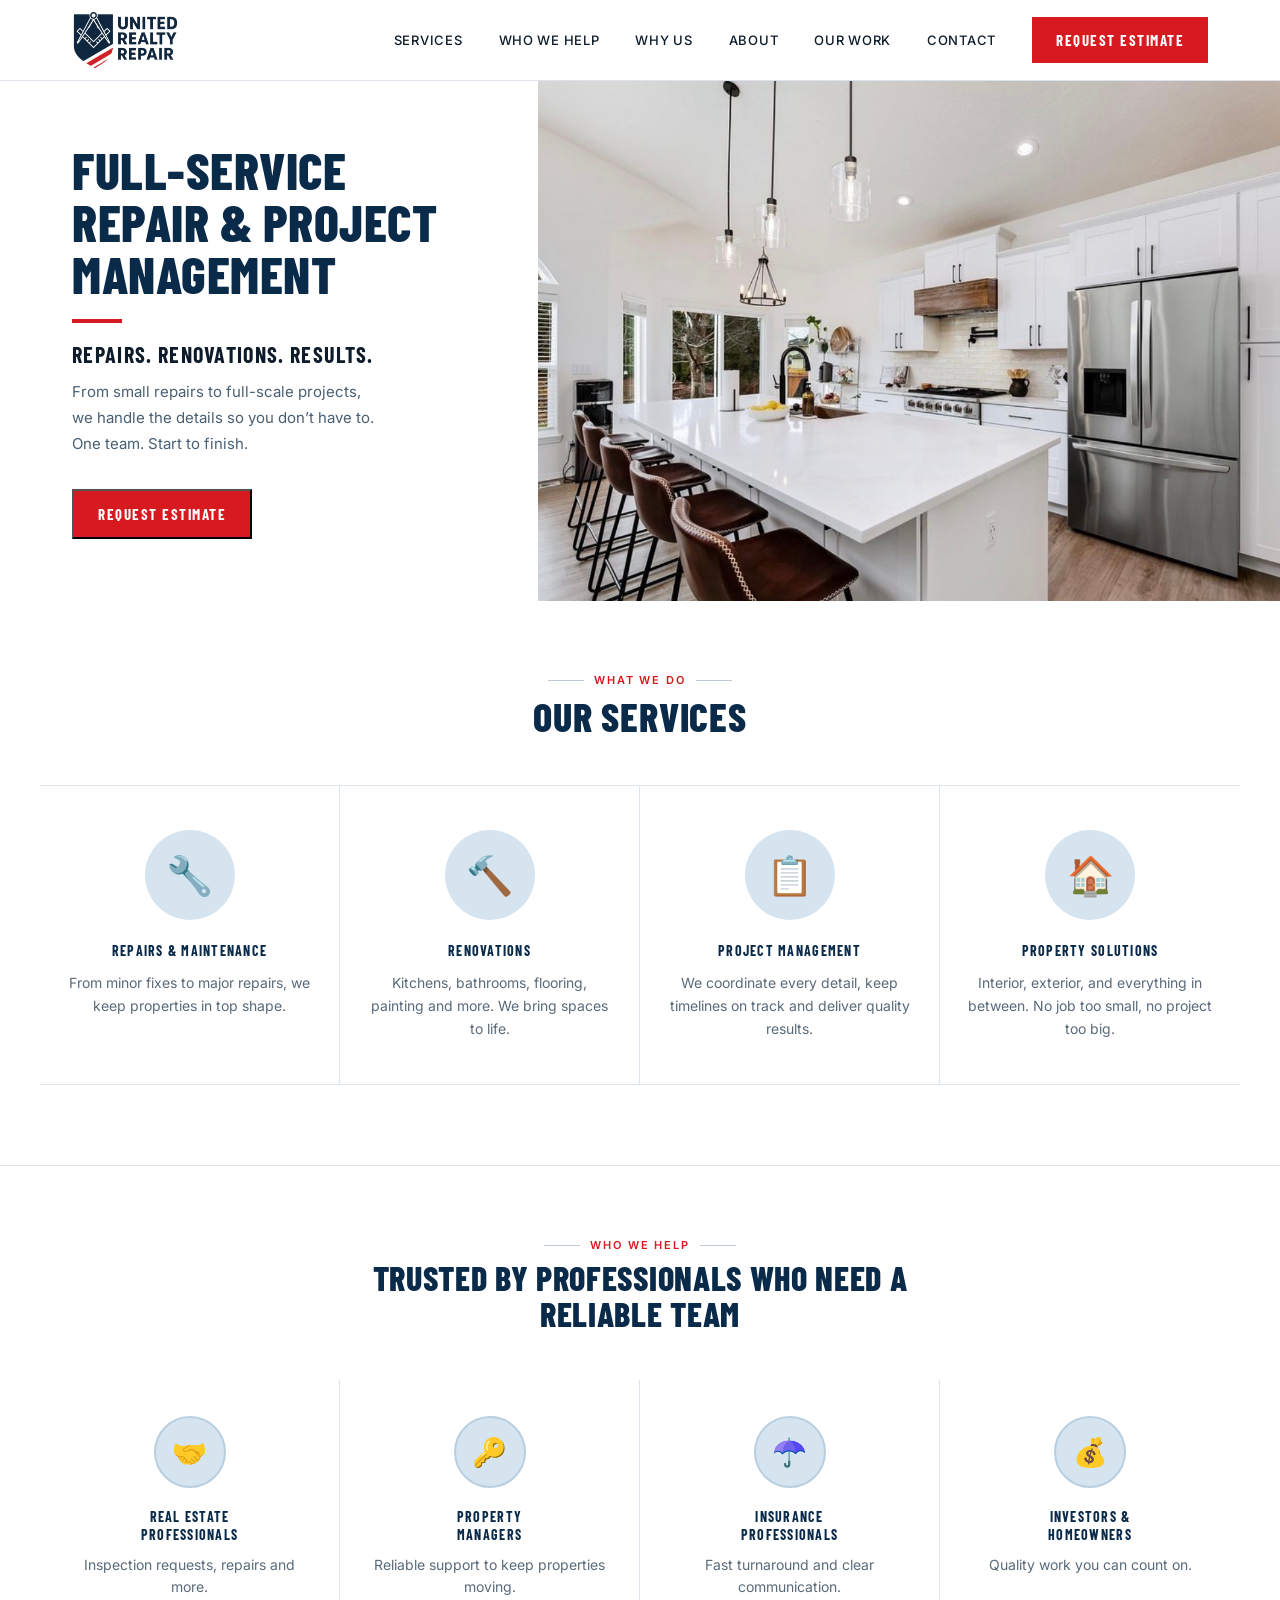
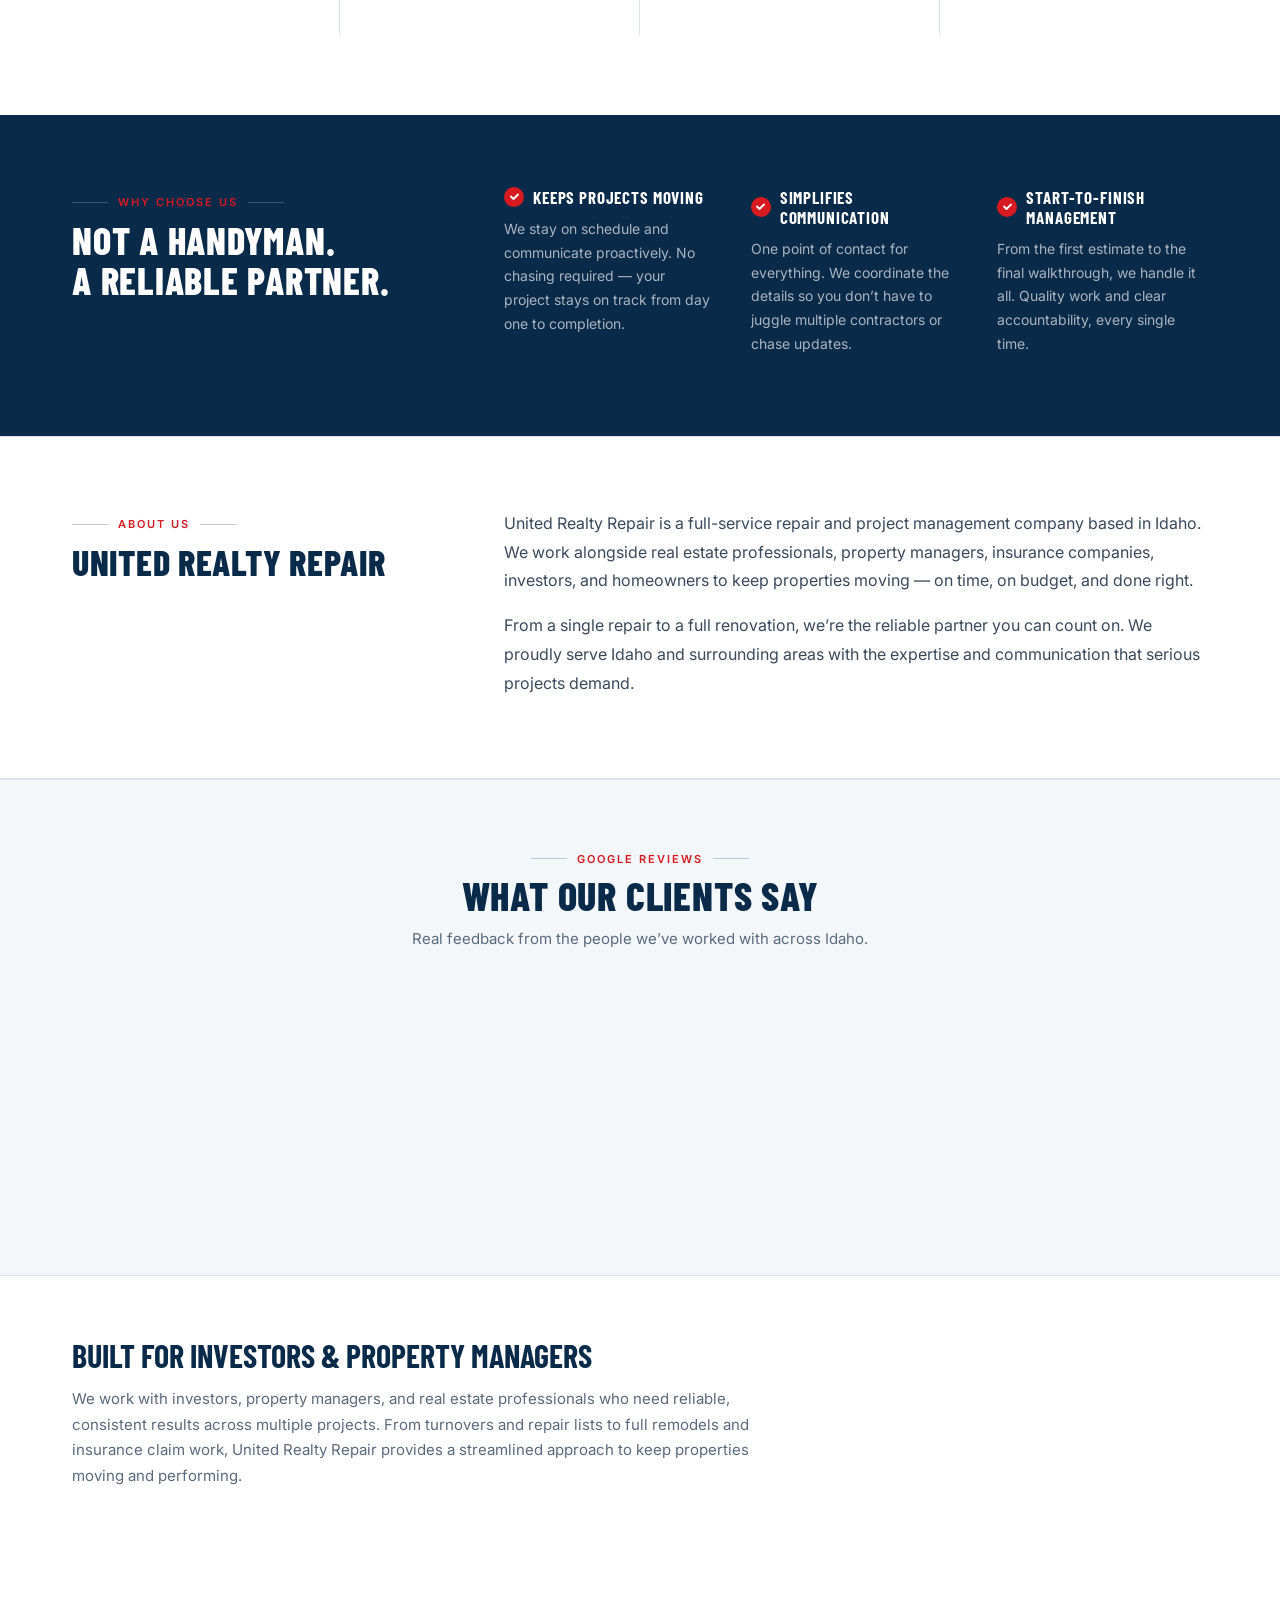
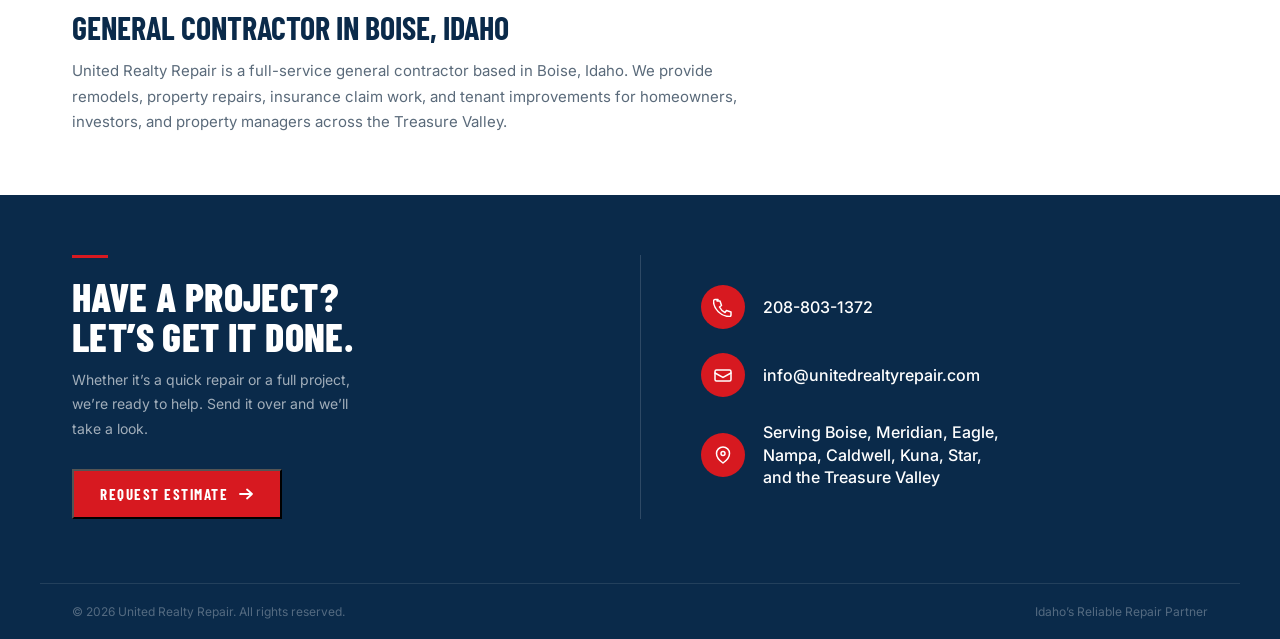
<file: index.html>
<!DOCTYPE html>
<html lang="en">
<head>
  <meta name="google-site-verification" content="4--44Ms9ngDJRc2056a7gtiSEYtdKyGjQVhBOUmMroI" />
  <meta charset="UTF-8" />
  <meta name="viewport" content="width=device-width, initial-scale=1.0" />
  <title>Boise General Contractor | Remodels, Repairs & Insurance Work | United Realty Repair</title>
  <link rel="preconnect" href="https://fonts.googleapis.com" />
  <link rel="preconnect" href="https://fonts.gstatic.com" crossorigin />
  <link href="https://fonts.googleapis.com/css2?family=Barlow+Condensed:wght@700;800&family=Inter:wght@400;500;600&display=swap" rel="stylesheet" />
  <style>
    *, *::before, *::after { box-sizing: border-box; margin: 0; padding: 0; }
    html { scroll-behavior: smooth; }
    body { font-family: "Inter", Arial, sans-serif; color: #0D1B2A; background: #fff; -webkit-font-smoothing: antialiased; }

    /* ── HEADER ── */
    .hdr { background: #fff; border-bottom: 1px solid #dce3ea; position: sticky; top: 0; z-index: 100; }
    .hdr-in {
      max-width: 1200px; margin: 0 auto; padding: 0 32px;
      height: 80px; display: flex; align-items: center;
    }
    .hdr-logo { display: flex; align-items: center; flex-shrink: 0; }
    .hdr-logo img { height: 60px; width: auto; display: block; }
    .hdr-nav { display: flex; align-items: center; gap: 36px; margin-left: auto; margin-right: 36px; }
    .hdr-nav a { font-size: 13px; font-weight: 500; letter-spacing: .055em; text-transform: uppercase; color: #0D1B2A; text-decoration: none; white-space: nowrap; }
    .hdr-nav a:hover { color: #D71920; }
    .btn-red { display: inline-block; background: #D71920; color: #fff; font-family: "Barlow Condensed", sans-serif; font-size: 15px; font-weight: 700; letter-spacing: .10em; text-transform: uppercase; text-decoration: none; padding: 14px 24px; white-space: nowrap; flex-shrink: 0; transition: background .15s; }
    .btn-red:hover { background: #b5131a; }
    .hdr-toggle { display: none; flex-direction: column; gap: 5px; background: none; border: none; cursor: pointer; padding: 4px; margin-left: auto; }
    .hdr-toggle span { display: block; width: 24px; height: 2px; background: #0A2A4A; }
    .mob-nav { display: none; flex-direction: column; background: #fff; border-top: 1px solid #dce3ea; padding: 8px 24px 24px; }
    .mob-nav a { padding: 13px 0; border-bottom: 1px solid #dce3ea; font-size: 14px; font-weight: 500; letter-spacing: .05em; text-transform: uppercase; color: #0D1B2A; text-decoration: none; display: block; }
    .mob-nav .btn-red { margin-top: 20px; text-align: center; display: block; padding: 15px; }
    .mob-nav.open { display: flex; }

    /* ── HERO ──
       Mockup: full-width hero. Image covers the right ~60%.
       Text panel is white, sits left, does NOT span full height top.
       The image starts right at the header bottom and the text floats left on white.
       Layout: position relative container; image absolute right; text absolute left on white panel.
    ── */
    .hero {
      position: relative;
      width: 100%;
      min-height: 520px;
      display: flex;
      align-items: stretch;
      overflow: hidden;
      background: #fff;
    }
    .hero-img-wrap {
      /* Image occupies the right portion, starts from right edge of text */
      position: absolute;
      top: 0; right: 0;
      width: 62%;
      height: 100%;
      z-index: 0;
    }
    .hero-img-wrap img {
      width: 100%; height: 100%;
      object-fit: cover;
      object-position: center;
      display: block;
    }
    /* White panel on left — sits above the image */
    .hero-text {
      position: relative;
      z-index: 1;
      width: 42%;
      background: #fff;
      display: flex;
      flex-direction: column;
      justify-content: center;
      padding: 60px 56px 60px 0;
      padding-left: max(32px, calc((100vw - 1200px) / 2 + 32px));
      min-height: 520px;
    }
    .hero-h1 {
      font-family: "Barlow Condensed", sans-serif;
      font-size: 52px;
      font-weight: 800;
      line-height: 1.0;
      text-transform: uppercase;
      color: #0A2A4A;
      letter-spacing: .01em;
    }
    .hero-rule { width: 50px; height: 4px; background: #D71920; margin: 20px 0 18px; flex-shrink: 0; }
    .hero-tagline {
      font-family: "Barlow Condensed", sans-serif;
      font-size: 22px; font-weight: 700; text-transform: uppercase;
      letter-spacing: .06em; color: #0D1B2A; margin-bottom: 12px;
    }
    .hero-copy { font-size: 15px; line-height: 1.75; color: #4a5f72; margin-bottom: 32px; }
    .hero-cta { align-self: flex-start; }

    /* ── SERVICES ── */
    .services { background: #fff; padding: 72px 0 80px; }
    .sec-center { text-align: center; margin-bottom: 48px; }
    /* Eyebrow: "WHAT WE DO" — small red caps with thin line rules each side */
    .eyebrow {
      display: inline-flex; align-items: center; gap: 10px;
      font-family: "Inter", sans-serif; font-size: 11px; font-weight: 600;
      letter-spacing: .18em; text-transform: uppercase; color: #D71920;
      margin-bottom: 8px;
    }
    .eyebrow::before, .eyebrow::after {
      content: ""; display: block; width: 36px; height: 1px; background: #c0cad4;
    }
    .sec-h2 {
      font-family: "Barlow Condensed", sans-serif;
      font-size: 40px; font-weight: 800; text-transform: uppercase;
      color: #0A2A4A; letter-spacing: .02em; line-height: 1.05;
    }
    /* Grid: full-width, top+bottom border, vertical dividers only */
    .svc-grid {
      display: grid; grid-template-columns: repeat(4, 1fr);
      border-top: 1px solid #dce3ea; border-bottom: 1px solid #dce3ea;
      max-width: 1200px; margin: 0 auto;
    }
    .svc-card {
      padding: 44px 28px 44px; text-align: center;
      border-right: 1px solid #dce3ea;
    }
    .svc-card:last-child { border-right: none; }
    /* Icon circle: light gray filled, ~90px */
    .svc-ico {
      width: 90px; height: 90px; border-radius: 50%;
      background: #D6E4F0;
      display: flex; align-items: center; justify-content: center;
      margin: 0 auto 22px;
    }
    .svc-ico span { font-size: 38px; line-height: 1; }
    .svc-card h3 {
      font-family: "Barlow Condensed", sans-serif;
      font-size: 14px; font-weight: 700; letter-spacing: .09em;
      text-transform: uppercase; color: #0A2A4A; margin-bottom: 12px;
    }
    .svc-card p { font-size: 14px; line-height: 1.65; color: #5a6a7a; }

    /* ── WHO WE HELP ──
       Mockup: WHITE background (not gray). Simple 4-col layout.
       Cards have NO box/border — just icon (outline circle) + title + text.
       No card background, no outer border on the grid.
    ── */
    .who { background: #fff; padding: 72px 0 80px; border-top: 1px solid #dce3ea; }
    .who-grid {
      display: grid; grid-template-columns: repeat(4, 1fr);
      gap: 0; max-width: 1200px; margin: 0 auto;
    }
    .who-card {
      padding: 36px 24px 36px; text-align: center;
      border-right: 1px solid #dce3ea;
    }
    .who-card:last-child { border-right: none; }
    /* Icon: outline circle only, no fill */
    .who-ico {
      width: 72px; height: 72px; border-radius: 50%;
      border: 2px solid #b8cfe0; background: #D6E4F0;
      display: flex; align-items: center; justify-content: center;
      margin: 0 auto 20px;
    }
    .who-ico span { font-size: 28px; line-height: 1; }
    .who-card h3 {
      font-family: "Barlow Condensed", sans-serif;
      font-size: 14px; font-weight: 700; letter-spacing: .09em;
      text-transform: uppercase; color: #0A2A4A; margin-bottom: 10px;
      line-height: 1.3;
    }
    .who-card p { font-size: 14px; line-height: 1.6; color: #5a6a7a; }

    /* ── WHY US ── */
    .why { background: #0A2A4A; padding: 72px 0 80px; }
    .why-in { max-width: 1200px; margin: 0 auto; padding: 0 32px; display: grid; grid-template-columns: 1fr 2fr; gap: 80px; align-items: start; }
    .why .eyebrow::before, .why .eyebrow::after { background: rgba(255,255,255,.2); }
    .why-lede .eyebrow { color: #D71920; margin-bottom: 12px; }
    .why-lede .sec-h2 { color: #fff; text-align: left; font-size: 38px; }
    .why-points { display: grid; grid-template-columns: repeat(3, 1fr); gap: 36px; }
    .why-pt h4 { font-family: "Barlow Condensed", sans-serif; font-size: 17px; font-weight: 700; letter-spacing: .05em; text-transform: uppercase; color: #fff; margin-bottom: 10px; display: flex; align-items: center; gap: 9px; }
    .why-check { width: 20px; height: 20px; background: #D71920; border-radius: 50%; display: inline-flex; align-items: center; justify-content: center; flex-shrink: 0; }
    .why-check svg { width: 11px; height: 11px; }
    .why-pt p { font-size: 14px; line-height: 1.7; color: rgba(255,255,255,.65); }

    /* ── ABOUT ── */
    .about { background: #fff; padding: 72px 0 80px; border-top: 1px solid #dce3ea; border-bottom: 1px solid #dce3ea; }
    .about-in { max-width: 1200px; margin: 0 auto; padding: 0 32px; display: grid; grid-template-columns: 1fr 2fr; gap: 80px; align-items: start; }
    .about-lede .eyebrow { margin-bottom: 12px; }
    .about-lede .sec-h2 { text-align: left; font-size: 36px; }
    .about-body p { font-size: 16px; line-height: 1.8; color: #3a4a5a; margin-bottom: 16px; }
    .about-body p:last-child { margin-bottom: 0; }

    @media (max-width: 960px) {
      .why-in, .about-in { grid-template-columns: 1fr; gap: 36px; }
      .why-lede .sec-h2, .about-lede .sec-h2 { font-size: 30px; }
      .why-points { grid-template-columns: 1fr 1fr; }
    }
    @media (max-width: 540px) {
      .why-points { grid-template-columns: 1fr; }
    }

    /* ── FOOTER ──
       Mockup: navy bg, full width.
       Left col: small red line, big white headline, gray body text, red arrow button.
       Thin vertical white line divider.
       Right col: 3 rows — red circle icon + text.
    ── */
    .ftr { background: #0A2A4A; }
    .ftr-main {
      max-width: 1200px; margin: 0 auto; padding: 0 32px;
      display: grid; grid-template-columns: 1fr 1px 1fr;
      align-items: center; gap: 0;
      padding-top: 60px; padding-bottom: 64px;
    }
    .ftr-left { padding-right: 60px; }
    .ftr-redline { width: 36px; height: 3px; background: #D71920; margin-bottom: 18px; }
    .ftr-left h2 {
      font-family: "Barlow Condensed", sans-serif;
      font-size: 40px; font-weight: 800; text-transform: uppercase;
      color: #fff; line-height: 1.0; letter-spacing: .01em; margin-bottom: 12px;
    }
    .ftr-left p { font-size: 14px; line-height: 1.75; color: rgba(255,255,255,.62); margin-bottom: 28px; max-width: 300px; }
    .btn-ftr {
      display: inline-flex; align-items: center; gap: 10px;
      background: #D71920; color: #fff;
      font-family: "Barlow Condensed", sans-serif;
      font-size: 15px; font-weight: 700; letter-spacing: .10em; text-transform: uppercase;
      text-decoration: none; padding: 14px 26px; transition: background .15s;
    }
    .btn-ftr:hover { background: #b5131a; }
    .btn-ftr svg { width: 16px; height: 16px; flex-shrink: 0; }
    .ftr-divider { background: rgba(255,255,255,.15); align-self: stretch; }
    .ftr-right { display: flex; flex-direction: column; gap: 24px; padding-left: 60px; }
    .ftr-row { display: flex; align-items: center; gap: 18px; }
    .ftr-bubble {
      width: 44px; height: 44px; border-radius: 50%; background: #D71920;
      display: flex; align-items: center; justify-content: center; flex-shrink: 0;
    }
    .ftr-bubble svg { width: 20px; height: 20px; }
    .ftr-row span, .ftr-row a { font-size: 16px; font-weight: 500; color: #fff; text-decoration: none; line-height: 1.4; }
    .ftr-row a:hover { text-decoration: underline; }
    .ftr-bar {
      border-top: 1px solid rgba(255,255,255,.10);
      max-width: 1200px; margin: 0 auto; padding: 20px 32px;
      display: flex; justify-content: space-between;
      font-size: 12px; color: rgba(255,255,255,.3);
    }

    /* ── REVIEWS ── */
    .reviews {
      background: #F4F7FA;
      padding: 72px 0 80px;
      border-top: 1px solid #dce3ea;
      border-bottom: 1px solid #dce3ea;
    }
    .reviews-inner {
      max-width: 1200px;
      margin: 0 auto;
      padding: 0 32px;
    }
    .reviews-header {
      text-align: center;
      margin-bottom: 44px;
    }
    .reviews-sub {
      font-size: 15px;
      line-height: 1.7;
      color: #5a6a7a;
      margin: 10px auto 0;
      max-width: 480px;
    }
    .reviews-widget {
      min-height: 200px;
      width: 100%;
    }

    /* ── RESPONSIVE ── */
    @media (max-width: 960px) {
      .hdr-nav, .hdr .btn-red { display: none; }
      .hdr-toggle { display: flex; }
      .hero { flex-direction: column; min-height: auto; }
      .hero-img-wrap { position: relative; width: 100%; height: 260px; }
      .hero-text { width: 100%; padding: 44px 24px; min-height: auto; }
      .hero-h1 { font-size: 36px; }
      .svc-grid { grid-template-columns: 1fr 1fr; }
      .svc-card:nth-child(2) { border-right: none; }
      .svc-card:nth-child(3), .svc-card:nth-child(4) { border-top: 1px solid #dce3ea; }
      .svc-card:nth-child(4) { border-right: none; }
      .who-grid { grid-template-columns: 1fr 1fr; }
      .who-card:nth-child(2) { border-right: none; }
      .who-card:nth-child(3), .who-card:nth-child(4) { border-top: 1px solid #dce3ea; }
      .who-card:nth-child(4) { border-right: none; }
      .ftr-main { grid-template-columns: 1fr; padding-top: 48px; padding-bottom: 48px; padding-left: 24px; padding-right: 24px; }
      .ftr-left { padding-right: 0; }
      .ftr-divider { display: none; }
      .ftr-right { padding-left: 0; margin-top: 40px; }
      .ftr-bar { flex-direction: column; gap: 6px; text-align: center; padding: 16px 24px; }
    }
    @media (max-width: 540px) {
      .svc-grid { grid-template-columns: 1fr; }
      .svc-card { border-right: none !important; border-top: 1px solid #dce3ea; }
      .svc-card:first-child { border-top: none; }
      .who-grid { grid-template-columns: 1fr; }
      .who-card { border-right: none !important; border-top: 1px solid #dce3ea; }
      .who-card:first-child { border-top: none; }
    }
</style>
  <meta name="description" content="United Realty Repair provides remodels, property repairs, insurance claim work, tenant improvements, and project management in Boise, Idaho and across the Treasure Valley.">
  <meta name="robots" content="index, follow">
</head>
<body>

<!-- HEADER -->
<header class="hdr">
  <div class="hdr-in">
    <a href="#" class="hdr-logo" aria-label="United Realty Repair">
      <img src="[data-uri]" alt="United Realty Repair" />
    </a>
    <nav class="hdr-nav">
      <a href="#services">Services</a>
      <a href="#who">Who We Help</a>
      <a href="#why">Why Us</a>
      <a href="#about">About</a>
      <a href="work.html">Our Work</a>
      <a href="javascript:void(0)" onclick="openModal()">Contact</a>
    </nav>
    <a href="javascript:void(0)" onclick="openModal()" class="btn-red" onclick="openModal()">Request Estimate</a>
    <button class="hdr-toggle" onclick="document.getElementById('mn').classList.toggle('open')" aria-label="Menu">
      <span></span><span></span><span></span>
    </button>
  </div>
  <nav class="mob-nav" id="mn">
    <a href="#services" onclick="document.getElementById('mn').classList.remove('open')">Services</a>
    <a href="#who" onclick="document.getElementById('mn').classList.remove('open')">Who We Help</a>
    <a href="#why" onclick="document.getElementById('mn').classList.remove('open')">Why Us</a>
    <a href="#about" onclick="document.getElementById('mn').classList.remove('open')">About</a>
        <a href="work.html" onclick="document.getElementById('mn').classList.remove('open')">Our Work</a>
<a href="javascript:void(0)" onclick="document.getElementById('mn').classList.remove('open');openModal()">Contact</a>
    <a href="javascript:void(0)" class="btn-red" onclick="document.getElementById('mn').classList.remove('open');openModal()">Request Estimate</a>
  </nav>
</header>

<!-- HERO -->
<section class="hero">
  <div class="hero-img-wrap">
    <img src="[data-uri]" alt="Renovated kitchen with white cabinets and island" />
  </div>
  <div class="hero-text">
    <h1 class="hero-h1">Full-Service Repair &amp; Project Management</h1>
    <div class="hero-rule"></div>
    <p class="hero-tagline">Repairs. Renovations. Results.</p>
    <p class="hero-copy">From small repairs to full-scale projects,<br>we handle the details so you don&rsquo;t have to.<br>One team. Start to finish.</p>
    <button class="btn-red hero-cta" type="button" onclick="openModal()" type="button">Request Estimate</button>
  </div>
</section>

<!-- SERVICES -->
<section class="services" id="services">
  <div class="sec-center">
    <div style="display:flex;justify-content:center;"><div class="eyebrow">What We Do</div></div>
    <h2 class="sec-h2">Our Services</h2>
  </div>
  <div class="svc-grid">

    <div class="svc-card">
      <div class="svc-ico">
        <span>🔧</span>
      </div>
      <h3>Repairs &amp; Maintenance</h3>
      <p>From minor fixes to major repairs, we keep properties in top shape.</p>
    </div>

    <div class="svc-card">
      <div class="svc-ico">
        <span>🔨</span>
      </div>
      <h3>Renovations</h3>
      <p>Kitchens, bathrooms, flooring, painting and more. We bring spaces to life.</p>
    </div>

    <div class="svc-card">
      <div class="svc-ico">
        <span>📋</span>
      </div>
      <h3>Project Management</h3>
      <p>We coordinate every detail, keep timelines on track and deliver quality results.</p>
    </div>

    <div class="svc-card">
      <div class="svc-ico">
        <span>🏠</span>
      </div>
      <h3>Property Solutions</h3>
      <p>Interior, exterior, and everything in between. No job too small, no project too big.</p>
    </div>

  </div>
</section>

<!-- WHO WE HELP -->
<section class="who" id="who">
  <div class="sec-center">
    <div style="display:flex;justify-content:center;"><div class="eyebrow">Who We Help</div></div>
    <h2 class="sec-h2" style="font-size:34px;max-width:640px;margin:0 auto;">Trusted by Professionals Who Need a Reliable Team</h2>
  </div>
  <div class="who-grid">

    <div class="who-card">
      <div class="who-ico">
        <span>🤝</span>
      </div>
      <h3>Real Estate<br>Professionals</h3>
      <p>Inspection requests, repairs and more.</p>
    </div>

    <div class="who-card">
      <div class="who-ico">
        <span>🔑</span>
      </div>
      <h3>Property<br>Managers</h3>
      <p>Reliable support to keep properties moving.</p>
    </div>

    <div class="who-card">
      <div class="who-ico">
        <span>☂️</span>
      </div>
      <h3>Insurance<br>Professionals</h3>
      <p>Fast turnaround and clear communication.</p>
    </div>

    <div class="who-card">
      <div class="who-ico">
        <span>💰</span>
      </div>
      <h3>Investors &amp;<br>Homeowners</h3>
      <p>Quality work you can count on.</p>
    </div>

  </div>
</section>

<!-- WHY US -->
<section class="why" id="why">
  <div class="why-in">
    <div class="why-lede">
      <div class="eyebrow" style="justify-content:flex-start;">Why Choose Us</div>
      <h2 class="sec-h2 why-h2">Not a Handyman.<br>A Reliable Partner.</h2>
    </div>
    <div class="why-points">
      <div class="why-pt">
        <h4>
          <span class="why-check"><svg viewBox="0 0 11 11" fill="none"><path d="M2 5.5l2.5 2.5 4.5-4.5" stroke="#fff" stroke-width="1.8" stroke-linecap="round" stroke-linejoin="round"/></svg></span>
          Keeps Projects Moving
        </h4>
        <p>We stay on schedule and communicate proactively. No chasing required — your project stays on track from day one to completion.</p>
      </div>
      <div class="why-pt">
        <h4>
          <span class="why-check"><svg viewBox="0 0 11 11" fill="none"><path d="M2 5.5l2.5 2.5 4.5-4.5" stroke="#fff" stroke-width="1.8" stroke-linecap="round" stroke-linejoin="round"/></svg></span>
          Simplifies Communication
        </h4>
        <p>One point of contact for everything. We coordinate the details so you don&rsquo;t have to juggle multiple contractors or chase updates.</p>
      </div>
      <div class="why-pt">
        <h4>
          <span class="why-check"><svg viewBox="0 0 11 11" fill="none"><path d="M2 5.5l2.5 2.5 4.5-4.5" stroke="#fff" stroke-width="1.8" stroke-linecap="round" stroke-linejoin="round"/></svg></span>
          Start-to-Finish Management
        </h4>
        <p>From the first estimate to the final walkthrough, we handle it all. Quality work and clear accountability, every single time.</p>
      </div>
    </div>
  </div>
</section>

<!-- ABOUT -->
<section class="about" id="about">
  <div class="about-in">
    <div class="about-lede">
      <div class="eyebrow" style="justify-content:flex-start;">About Us</div>
      <h2 class="sec-h2">United Realty Repair</h2>
    </div>
    <div class="about-body">
      <p>United Realty Repair is a full-service repair and project management company based in Idaho. We work alongside real estate professionals, property managers, insurance companies, investors, and homeowners to keep properties moving — on time, on budget, and done right.</p>
      <p>From a single repair to a full renovation, we&rsquo;re the reliable partner you can count on. We proudly serve Idaho and surrounding areas with the expertise and communication that serious projects demand.</p>
    </div>
  </div>
</section>

<!-- GOOGLE REVIEWS -->
<section class="reviews" id="reviews">
  <div class="reviews-inner">
    <div class="reviews-header">
      <div style="display:flex;justify-content:center;">
        <div class="eyebrow">Google Reviews</div>
      </div>
      <h2 class="sec-h2">What Our Clients Say</h2>
      <p class="reviews-sub">Real feedback from the people we&rsquo;ve worked with across Idaho.</p>
    </div>
    <div class="reviews-widget">
      <script src="https://elfsightcdn.com/platform.js" async></script>
      <div class="elfsight-app-ae5b39aa-6f1d-4fbd-a655-c8592def0650"></div>
    </div>
  </div>
</section>

<!-- FOOTER / CONTACT -->
  <section style="padding:60px 32px; max-width:1200px; margin:0 auto;">
  <h2 style="font-family:'Barlow Condensed', sans-serif; font-size:32px; text-transform:uppercase; color:#0A2A4A; margin-bottom:12px;">
    Built for Investors & Property Managers
  </h2>
  <p style="font-size:15px; line-height:1.7; color:#5a6a7a; max-width:700px;">
    We work with investors, property managers, and real estate professionals who need reliable, consistent results across multiple projects. 
    From turnovers and repair lists to full remodels and insurance claim work, United Realty Repair provides a streamlined approach 
    to keep properties moving and performing.
  </p>
</section>
  <section style="padding:60px 32px; max-width:1200px; margin:0 auto;">
  <h2 style="font-family:'Barlow Condensed', sans-serif; font-size:32px; text-transform:uppercase; color:#0A2A4A; margin-bottom:12px;">
    General Contractor in Boise, Idaho
  </h2>
  <p style="font-size:15px; line-height:1.7; color:#5a6a7a; max-width:700px;">
    United Realty Repair is a full-service general contractor based in Boise, Idaho. 
    We provide remodels, property repairs, insurance claim work, and tenant improvements 
    for homeowners, investors, and property managers across the Treasure Valley.
  </p>
</section>
<footer class="ftr" id="contact">
  <div class="ftr-main">
    <div class="ftr-left">
      <div class="ftr-redline"></div>
      <h2>Have a Project?<br>Let&rsquo;s Get It Done.</h2>
      <p>Whether it&rsquo;s a quick repair or a full project, we&rsquo;re ready to help. Send it over and we&rsquo;ll take a look.</p>
      <button class="btn-ftr" type="button" onclick="openModal()" type="button">
        Request Estimate
        <svg viewBox="0 0 16 16" fill="none"><path d="M2 8h12M9 3.5l5 4.5-5 4.5" stroke="#fff" stroke-width="1.8" stroke-linecap="round" stroke-linejoin="round"/></svg>
      </button>
</div>
    <div class="ftr-divider"></div>
    <div class="ftr-right">
      <div class="ftr-row">
        <div class="ftr-bubble">
          <svg viewBox="0 0 20 20" fill="none"><path d="M4 4h3l1.5 4.5-2 1.5a12 12 0 005.5 5.5l1.5-2L18 15v3a1.5 1.5 0 01-1.5 1.5C8 19.5.5 12 .5 4A1.5 1.5 0 012 2.5H5L4 4z" stroke="#fff" stroke-width="1.5" stroke-linejoin="round"/></svg>
        </div>
        <a href="tel:2088031372">208-803-1372</a>
      </div>
      <div class="ftr-row">
        <div class="ftr-bubble">
          <svg viewBox="0 0 20 20" fill="none"><rect x="2" y="5" width="16" height="11" rx="1.5" stroke="#fff" stroke-width="1.5"/><path d="M2 8l8 4.5 8-4.5" stroke="#fff" stroke-width="1.5" stroke-linecap="round"/></svg>
        </div>
        <a href="mailto:info@unitedrealtyrepair.com">info@unitedrealtyrepair.com</a>
      </div>
      <div class="ftr-row">
        <div class="ftr-bubble">
          <svg viewBox="0 0 20 20" fill="none"><path d="M10 2a6.5 6.5 0 016.5 6.5C16.5 13.5 10 18 10 18S3.5 13.5 3.5 8.5A6.5 6.5 0 0110 2z" stroke="#fff" stroke-width="1.5"/><circle cx="10" cy="8.5" r="2" stroke="#fff" stroke-width="1.5"/></svg>
        </div>
        <span>Serving Boise, Meridian, Eagle,<br>Nampa, Caldwell, Kuna, Star,<br>and the Treasure Valley</span>
      </div>
    </div>
  </div>
  <div class="ftr-bar">
    <span>&copy; 2026 United Realty Repair. All rights reserved.</span>
    <span>Idaho&rsquo;s Reliable Repair Partner</span>
  </div>
</footer>

<!-- CONTACT MODAL -->
<div class="modal-overlay" id="contactModal" role="dialog" aria-modal="true" aria-labelledby="modalTitle" onclick="handleOverlayClick(event)">
  <div class="modal-panel">

    <!-- Close -->
    <button class="modal-close" onclick="closeModal()" aria-label="Close">
      <svg viewBox="0 0 20 20" fill="none"><path d="M5 5l10 10M15 5L5 15" stroke="#0A2A4A" stroke-width="2" stroke-linecap="round"/></svg>
    </button>

    <!-- Header -->
    <div class="modal-head">
      <div class="modal-redline"></div>
      <h2 class="modal-title" id="modalTitle">Request an Estimate</h2>
      <p class="modal-sub">Tell us about your project and we'll get back to you within one business day.</p>
    </div>

    <!-- Form -->
    <form id="contactForm" class="modal-form" action="https://formspree.io/f/xrervbqk" method="POST">
      <input type="hidden" name="_subject" value="New Estimate Request - United Realty Repair" />
      <input type="text" name="_gotcha" style="display:none" tabindex="-1" autocomplete="off" />

      <div class="form-row">
        <div class="form-group">
          <label for="cf-name">Full Name <span class="req">*</span></label>
          <input type="text" id="cf-name" name="name" placeholder="Jane Smith" autocomplete="name" required />
          <span class="field-err" id="err-name">Please enter your name.</span>
        </div>
        <div class="form-group">
          <label for="cf-phone">Phone Number</label>
          <input type="tel" id="cf-phone" name="phone" placeholder="(208) 555-0100" autocomplete="tel" />
        </div>
      </div>

      <div class="form-group">
        <label for="cf-email">Email Address <span class="req">*</span></label>
        <input type="email" id="cf-email" name="email" placeholder="jane@example.com" autocomplete="email" required />
        <span class="field-err" id="err-email">Please enter a valid email address.</span>
      </div>

      <div class="form-group">
        <label for="cf-address">Property Address</label>
        <input type="text" id="cf-address" name="property_address" placeholder="Street address, city" autocomplete="street-address" />
      </div>

      <div class="form-row">
        <div class="form-group">
          <label for="cf-type">Project Type</label>
        <div class="select-wrap">
          <select id="cf-type" name="project_type">
            <option value="" disabled selected>Select a category…</option>
            <option>Repairs &amp; Maintenance</option>
            <option>Renovation</option>
            <option>Project Management</option>
            <option>Property Solutions</option>
            <option>Inspection Repair</option>
            <option>Other</option>
          </select>
          <svg class="select-caret" viewBox="0 0 12 8" fill="none"><path d="M1 1l5 5 5-5" stroke="#0A2A4A" stroke-width="1.8" stroke-linecap="round"/></svg>
        </div>
        </div>
        <div class="form-group">
          <label for="cf-timeline">Timeline</label>
          <div class="select-wrap">
            <select id="cf-timeline" name="timeline">
              <option value="" disabled selected>Select timeline…</option>
              <option>ASAP</option>
              <option>This week</option>
              <option>Within 2 weeks</option>
              <option>This month</option>
              <option>Flexible</option>
            </select>
            <svg class="select-caret" viewBox="0 0 12 8" fill="none"><path d="M1 1l5 5 5-5" stroke="#0A2A4A" stroke-width="1.8" stroke-linecap="round"/></svg>
          </div>
        </div>
      </div>

      <div class="form-group">
        <label for="cf-message">Project Details <span class="req">*</span></label>
        <textarea id="cf-message" name="message" rows="4" placeholder="Briefly describe the work needed, property address, and any timeline considerations…" required></textarea>
        <span class="field-err" id="err-message">Please describe your project.</span>
      </div>

      <div class="form-footer">
        <p class="form-privacy">
          <svg viewBox="0 0 14 16" fill="none"><path d="M7 1L1.5 3.5v5C1.5 11.8 3.9 14.6 7 15c3.1-.4 5.5-3.2 5.5-6.5v-5L7 1z" stroke="#5a6a7a" stroke-width="1.3"/></svg>
          Your info is kept private and never sold.
        </p>
        <button type="submit" class="btn-submit">
          <span class="btn-label">Send Request</span>
          <svg class="btn-arrow" viewBox="0 0 16 16" fill="none"><path d="M2 8h12M9 3.5l5 4.5-5 4.5" stroke="#fff" stroke-width="1.8" stroke-linecap="round" stroke-linejoin="round"/></svg>
          <span class="btn-spinner" aria-hidden="true"></span>
        </button>
      </div>
    </form>

    <!-- Success state -->
    <div class="modal-success" id="modalSuccess" hidden>
      <div class="success-icon">
        <svg viewBox="0 0 40 40" fill="none"><circle cx="20" cy="20" r="19" stroke="#D71920" stroke-width="2"/><path d="M11 20l6 6 12-12" stroke="#D71920" stroke-width="2.5" stroke-linecap="round" stroke-linejoin="round"/></svg>
      </div>
      <h3>Request Sent!</h3>
      <p>Thanks for reaching out. We'll review your project and get back to you within one business day.</p>
      <button class="btn-done" onclick="closeModal()">Done</button>
    </div>

  </div><!-- /.modal-panel -->
</div><!-- /.modal-overlay -->

<style>
/* ── MODAL OVERLAY ── */
.modal-overlay {
  position: fixed; inset: 0; z-index: 9000;
  background: rgba(10,42,74,.65);
  backdrop-filter: blur(4px);
  display: flex; align-items: center; justify-content: center;
  padding: 16px;
  opacity: 0; visibility: hidden;
  transition: opacity .25s ease, visibility .25s ease;
}
.modal-overlay.open { opacity: 1; visibility: visible; }
.modal-overlay.open .modal-panel {
  transform: translateY(0); opacity: 1;
}

/* ── MODAL PANEL ── */
.modal-panel {
  background: #fff;
  width: 100%; max-width: 620px;
  max-height: 92vh; overflow-y: auto;
  padding: 44px 48px 48px;
  position: relative;
  transform: translateY(24px); opacity: 0;
  transition: transform .3s ease, opacity .3s ease;
  border-top: 4px solid #D71920;
}
@media (max-width: 600px) { .modal-panel { padding: 36px 24px 40px; } }

/* ── CLOSE BUTTON ── */
.modal-close {
  position: absolute; top: 16px; right: 16px;
  width: 36px; height: 36px; border-radius: 50%;
  background: #f4f7fa; border: none; cursor: pointer;
  display: flex; align-items: center; justify-content: center;
  transition: background .15s;
}
.modal-close:hover { background: #dce3ea; }
.modal-close svg { width: 18px; height: 18px; }

/* ── MODAL HEADER ── */
.modal-redline { width: 36px; height: 3px; background: #D71920; margin-bottom: 14px; }
.modal-title {
  font-family: "Barlow Condensed", sans-serif;
  font-size: 32px; font-weight: 800; text-transform: uppercase;
  color: #0A2A4A; letter-spacing: .01em; line-height: 1.05;
  margin: 0 0 8px;
}
.modal-sub { font-size: 14px; line-height: 1.65; color: #5a6a7a; margin: 0 0 28px; }

/* ── FORM LAYOUT ── */
.modal-form { display: flex; flex-direction: column; gap: 18px; }
.form-row { display: grid; grid-template-columns: 1fr 1fr; gap: 16px; }
@media (max-width: 520px) { .form-row { grid-template-columns: 1fr; } }

.form-group { display: flex; flex-direction: column; gap: 5px; }
.form-group label {
  font-size: 12px; font-weight: 600; letter-spacing: .07em;
  text-transform: uppercase; color: #0A2A4A;
}
.req { color: #D71920; }

.form-group input,
.form-group textarea,
.form-group select {
  font-family: "Inter", Arial, sans-serif;
  font-size: 14px; color: #0D1B2A;
  background: #fff;
  border: 1.5px solid #dce3ea;
  padding: 11px 14px;
  outline: none;
  transition: border-color .15s, box-shadow .15s;
  width: 100%; box-sizing: border-box;
  border-radius: 0;
  -webkit-appearance: none;
}
.form-group input::placeholder,
.form-group textarea::placeholder { color: #a8b5c0; }
.form-group input:focus,
.form-group textarea:focus,
.form-group select:focus {
  border-color: #0A2A4A;
  box-shadow: 0 0 0 3px rgba(10,42,74,.09);
}
.form-group input.invalid,
.form-group textarea.invalid {
  border-color: #D71920;
  box-shadow: 0 0 0 3px rgba(215,25,32,.09);
}
.form-group textarea { resize: vertical; min-height: 100px; }

/* Select wrapper */
.select-wrap { position: relative; }
.select-wrap select { padding-right: 36px; cursor: pointer; background: #fff; }
.select-caret {
  position: absolute; right: 12px; top: 50%; transform: translateY(-50%);
  width: 12px; height: 8px; pointer-events: none;
}

/* Validation messages */
.field-err {
  font-size: 11.5px; color: #D71920; display: none; margin-top: 2px;
}
.field-err.show { display: block; }

/* ── FORM FOOTER ── */
.form-footer {
  display: flex; align-items: center;
  justify-content: space-between; gap: 20px;
  flex-wrap: wrap; padding-top: 4px;
}
.form-privacy {
  display: flex; align-items: center; gap: 7px;
  font-size: 12px; color: #8a9aaa; margin: 0;
}
.form-privacy svg { width: 13px; height: 15px; flex-shrink: 0; }

/* ── SUBMIT BUTTON ── */
.btn-submit {
  display: inline-flex; align-items: center; gap: 10px;
  background: #D71920; color: #fff; border: none; cursor: pointer;
  font-family: "Barlow Condensed", sans-serif;
  font-size: 15px; font-weight: 700; letter-spacing: .10em; text-transform: uppercase;
  padding: 14px 28px;
  transition: background .15s;
  position: relative; overflow: hidden;
  flex-shrink: 0;
}
.btn-submit:hover:not(:disabled) { background: #b5131a; }
.btn-submit:disabled { background: #c0c8d0; cursor: not-allowed; }
.btn-arrow { width: 16px; height: 16px; flex-shrink: 0; }
.btn-submit.loading .btn-label,
.btn-submit.loading .btn-arrow { opacity: 0; }
.btn-submit.loading .btn-spinner { opacity: 1; }

/* Spinner */
.btn-spinner {
  position: absolute; left: 50%; top: 50%;
  transform: translate(-50%, -50%);
  width: 18px; height: 18px; border-radius: 50%;
  border: 2.5px solid rgba(255,255,255,.3);
  border-top-color: #fff;
  animation: spin .7s linear infinite;
  opacity: 0; transition: opacity .15s;
}
@keyframes spin { to { transform: translate(-50%,-50%) rotate(360deg); } }

/* ── SUCCESS STATE ── */
.modal-success {
  text-align: center;
  padding: 20px 0 12px;
}
.success-icon {
  margin: 0 auto 20px;
  width: 72px; height: 72px;
  animation: popIn .4s cubic-bezier(.34,1.56,.64,1) both;
}
@keyframes popIn {
  from { transform: scale(.5); opacity: 0; }
  to   { transform: scale(1);  opacity: 1; }
}
.modal-success h3 {
  font-family: "Barlow Condensed", sans-serif;
  font-size: 28px; font-weight: 800; text-transform: uppercase;
  color: #0A2A4A; margin: 0 0 10px;
}
.modal-success p { font-size: 14px; line-height: 1.7; color: #5a6a7a; margin: 0 0 28px; }
.btn-done {
  background: none; border: 2px solid #0A2A4A; color: #0A2A4A;
  font-family: "Barlow Condensed", sans-serif;
  font-size: 14px; font-weight: 700; letter-spacing: .10em; text-transform: uppercase;
  padding: 12px 32px; cursor: pointer; transition: background .15s, color .15s;
}
.btn-done:hover { background: #0A2A4A; color: #fff; }

/* Prevent body scroll when modal is open */
body.modal-open { overflow: hidden; }
</style>

<script>
const contactModal = document.getElementById('contactModal');
const contactForm = document.getElementById('contactForm');
const modalSuccess = document.getElementById('modalSuccess');

function openModal() {
  contactModal.classList.add('open');
  document.body.classList.add('modal-open');
  setTimeout(() => document.getElementById('cf-name').focus(), 300);
}

function closeModal() {
  contactModal.classList.remove('open');
  document.body.classList.remove('modal-open');
  setTimeout(() => {
    contactForm.reset();
    contactForm.hidden = false;
    modalSuccess.hidden = true;
    clearErrors();
    setSubmitLoading(false);
  }, 280);
}

function handleOverlayClick(e) {
  if (e.target === contactModal) closeModal();
}

document.addEventListener('keydown', function(e) {
  if (e.key === 'Escape' && contactModal.classList.contains('open')) closeModal();
});

function clearErrors() {
  document.querySelectorAll('.field-err').forEach(el => el.classList.remove('show'));
  document.querySelectorAll('.invalid').forEach(el => el.classList.remove('invalid'));
}

function validateForm() {
  let valid = true;
  clearErrors();

  const name = document.getElementById('cf-name');
  if (!name.value.trim()) {
    name.classList.add('invalid');
    document.getElementById('err-name').classList.add('show');
    valid = false;
  }

  const email = document.getElementById('cf-email');
  const emailRx = /^[^\s@]+@[^\s@]+\.[^\s@]+$/;
  if (!emailRx.test(email.value.trim())) {
    email.classList.add('invalid');
    document.getElementById('err-email').classList.add('show');
    valid = false;
  }

  const msg = document.getElementById('cf-message');
  if (!msg.value.trim()) {
    msg.classList.add('invalid');
    document.getElementById('err-message').classList.add('show');
    valid = false;
  }

  return valid;
}

function setSubmitLoading(isLoading) {
  const btn = contactForm.querySelector('.btn-submit');
  btn.disabled = isLoading;
  btn.classList.toggle('loading', isLoading);
}

contactForm.addEventListener('submit', async function(e) {
  e.preventDefault();

  if (!validateForm()) return;

  setSubmitLoading(true);

  try {
    const response = await fetch(contactForm.action, {
      method: 'POST',
      body: new FormData(contactForm),
      headers: { 'Accept': 'application/json' }
    });

    if (response.ok) {
      contactForm.hidden = true;
      modalSuccess.hidden = false;
      contactForm.reset();
    } else {
      alert('Something went wrong sending the form. Please call or text 208-803-1372, or email info@unitedrealtyrepair.com.');
    }
  } catch (error) {
    alert('Something went wrong sending the form. Please call or text 208-803-1372, or email info@unitedrealtyrepair.com.');
  } finally {
    setSubmitLoading(false);
  }
});
</script>
</body>
</html>
</file>
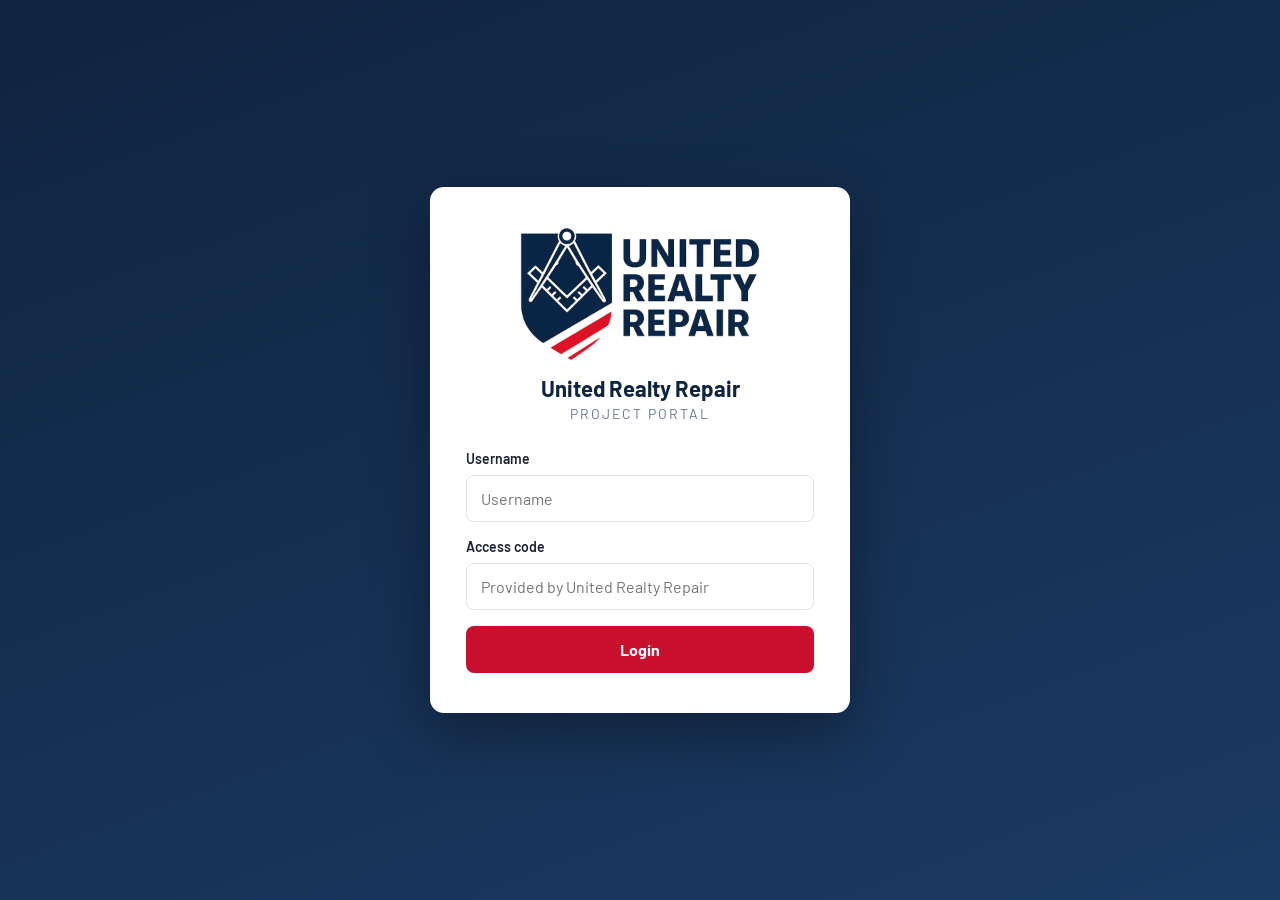
<file: portal/index.html>
<!DOCTYPE html>
<html lang="en">
<head>
  <meta charset="UTF-8" />
  <meta name="viewport" content="width=device-width, initial-scale=1.0" />
  <title>URR Project Portal</title>
  <!-- URR Portal v148 -->
  <link rel="preconnect" href="https://fonts.googleapis.com" />
  <link href="https://fonts.googleapis.com/css2?family=Barlow:wght@400;500;600;700;800&display=swap" rel="stylesheet" />
  <link rel="stylesheet" href="styles.css?v=194" />
</head>
<body>

  <!-- ============ LOGIN GATE ============ -->
  <div id="login-screen" class="screen">
    <div class="login-card">
      <div class="brand">
        <img src="logo.png" alt="United Realty Repair" class="login-logo"
             onerror="this.style.display='none'; document.getElementById('logo-fallback').style.display='flex';" />
        <div class="brand-mark" id="logo-fallback" style="display:none;">URR</div>
        <h1>United Realty Repair</h1>
        <p class="tagline">Project Portal</p>
      </div>
      <label for="email-input">Username</label>
      <input type="text" id="email-input" placeholder="Username" autocomplete="username" autocapitalize="none" spellcheck="false" />
      <label for="code-input">Access code</label>
      <input type="password" id="code-input" placeholder="Provided by United Realty Repair" autocomplete="current-password" />
      <button id="login-btn">Login</button>
      <p id="login-error" class="error hidden">Access denied. Check your username and access code, or contact United Realty Repair.</p>
      <p id="login-wait" class="hidden" style="text-align:center;color:#6b7687;font-size:14px;margin-top:12px;">Checking…</p>
    </div>
  </div>

  <!-- ============ PORTAL ============ -->
  <div id="portal-screen" class="screen hidden">
    <header class="portal-header">
      <div class="header-left">
        <img src="logo-mark.png?v=1" alt="URR" class="header-logo" />
        <div>
          <div class="header-company">United Realty Repair</div>
          <div class="header-project" id="project-name">Project</div>
        </div>
      </div>
      <div class="header-right">
        <span id="user-badge" class="user-badge"></span>
        <div class="msg-wrap presence-wrap"><button id="msg-badge" class="presence-badge hidden">✉</button><div id="msg-pop" class="presence-pop msg-pop hidden"></div></div>
        <div class="bell-wrap presence-wrap"><button id="bell-badge" class="presence-badge hidden">🔔</button><div id="bell-pop" class="presence-pop hidden"></div></div>
        <div class="presence-wrap"><button id="presence-badge" class="presence-badge hidden">👥 0 online</button><div id="presence-pop" class="presence-pop hidden"></div></div>
        <button id="refresh-btn" title="Refresh files">&#8635; Refresh</button>
        <button id="logout-btn">Sign out</button>
      </div>
    </header>

    <nav id="tabs" class="tabs"></nav>

    <main id="content" class="content">

      <!-- ===== Overview ===== -->
      <div id="overview-section" class="hidden">
        <div class="ov-grid">
          <div class="ov-card ov-progress-card">
            <div class="ov-card-title">Project Progress</div>
            <div class="ov-progress-pct" id="ov-progress-pct">0%</div>
            <div class="progress-bar"><div class="progress-fill" id="ov-progress-fill"></div></div>
            <div class="ov-sub" id="ov-progress-detail"></div>
          </div>
          <div class="ov-card">
            <div class="ov-card-title">Budget</div>
            <div class="ov-big" id="ov-budget-total">—</div>
            <div class="ov-sub" id="ov-budget-detail"></div>
            <div class="progress-bar slim"><div class="progress-fill green" id="ov-budget-fill"></div></div>
          </div>
          <div class="ov-card">
            <div class="ov-card-title">Happening Now</div>
            <div id="ov-now"></div>
          </div>
          <div class="ov-card">
            <div class="ov-card-title">Up Next</div>
            <div id="ov-next"></div>
          </div>
        </div>
        <div class="ov-card hidden" id="ov-presence-card" style="margin-bottom:16px;">
          <div class="ov-card-title">Who's On The Portal</div>
          <div id="ov-presence"></div>
        </div>
        <div class="ov-row2">
          <div class="ov-card">
            <div class="ov-card-title">Latest Update</div>
            <div id="ov-latest-log" class="ov-log"></div>
          </div>
          <div class="ov-card">
            <div class="ov-card-title">Recent Files</div>
            <div id="ov-recent-files"></div>
          </div>
        </div>
      </div>

      <!-- ===== Calendar (Schedule tab) ===== -->
      <div id="calendar-section" class="hidden">
        <div class="cal-toolbar">
          <div class="cal-nav">
            <button id="cal-prev" class="cal-nav-btn">&#8249;</button>
            <div id="cal-month-label" class="cal-month-label"></div>
            <button id="cal-next" class="cal-nav-btn">&#8250;</button>
            <button id="cal-today" class="cal-today-btn">Today</button>
          </div>
          <button id="add-task-btn" class="add-task-btn hidden">+ Schedule Trade</button>
        </div>
        <div class="cal-weekdays">
          <div>Sun</div><div>Mon</div><div>Tue</div><div>Wed</div><div>Thu</div><div>Fri</div><div>Sat</div>
        </div>
        <div id="cal-grid" class="cal-grid"></div>
        <div id="cal-legend" class="cal-legend"></div>
        <div id="upcoming-list" class="upcoming-list"></div>
      </div>

      <!-- ===== Budget ===== -->
      <div id="pl-card" class="pl-card hidden"></div>
      <div id="budget-section" class="hidden">
        <div class="section-toolbar">
          <div class="budget-summary">
            <div class="bs-item"><span class="bs-label">Contract Total</span><span class="bs-val" id="bs-total">$0</span></div>
            <div class="bs-item"><span class="bs-label">Paid</span><span class="bs-val green" id="bs-paid">$0</span></div>
            <div class="bs-item"><span class="bs-label">Remaining</span><span class="bs-val red" id="bs-remaining">$0</span></div>
          </div>
          <button id="log-draw-btn" class="add-task-btn hidden">＋ Log Draw</button>
          <button id="add-budget-btn" class="add-task-btn hidden">+ Add Line Item</button>
        </div>
        <div class="progress-bar"><div class="progress-fill green" id="budget-fill"></div></div>
        <div id="draws-history" class="draws-history"></div>
        <div id="budget-list" class="budget-list"></div>
        <div id="budget-empty" class="status-msg hidden">No budget items yet.</div>
      </div>

      <!-- ===== Daily Logs ===== -->
      <div id="logs-section" class="hidden">
        <div class="section-toolbar">
          <div class="section-title">Job Site Log</div>
          <button id="add-log-btn" class="add-task-btn hidden">+ Add Log Entry</button>
        </div>
        <div id="logs-list" class="logs-list"></div>
        <div id="logs-empty" class="status-msg hidden">No log entries yet.</div>
      </div>

      <!-- ===== Subs ===== -->
      <div id="subs-section" class="hidden">
        <div class="section-toolbar">
          <div class="section-title">Subcontractor Directory</div>
          <button id="add-sub-btn" class="add-task-btn">+ Add Subcontractor</button>
        </div>
        <div id="subs-list" class="subs-list"></div>
        <div id="subs-empty" class="status-msg hidden">No subcontractors yet. Add your crew so you can assign them on the schedule.</div>
      </div>

      <!-- ===== Invoices (subs submit → admin office only) ===== -->
      <div id="invoices-section" class="hidden">
        <div class="section-toolbar">
          <div class="section-title" id="inv-title">Invoices</div>
        </div>
        <div id="inv-form" class="inv-form hidden">
          <label>Invoice # (optional)</label>
          <input type="text" id="inv-number" placeholder="e.g. 1042" />
          <label>Amount ($)</label>
          <input type="number" id="inv-amount" min="0" step="0.01" placeholder="0.00" />
          <label>Notes (optional)</label>
          <input type="text" id="inv-notes" placeholder="e.g. rough-in plumbing, 2nd draw" />
          <label>Invoice file (PDF or photo)</label>
          <input type="file" id="inv-file" accept="application/pdf,image/*" />
          <div id="inv-status" class="photos-hint"></div>
          <button id="inv-submit" class="btn-primary">Submit to URR Office</button>
        </div>
        <div id="inv-list" class="logs-list"></div>
        <div id="inv-empty" class="status-msg hidden">No invoices yet.</div>
      </div>

      <!-- ===== Estimates (built in portal) ===== -->
      <div id="estimates-section" class="hidden">
        <div class="section-toolbar">
          <div class="section-title" id="est-title-bar">Estimates</div>
          <button id="add-est-btn" class="add-task-btn hidden">+ New Estimate</button>
        </div>
        <div id="bid-form" class="inv-form hidden">
          <label>Bid title / scope</label>
          <input type="text" id="bid-title" placeholder="e.g. Glass &amp; mirror package — 2515 Bannock" />
          <label>Bid amount ($)</label>
          <input type="number" id="bid-amount" min="0" step="0.01" placeholder="0.00" />
          <label>Notes (optional)</label>
          <input type="text" id="bid-notes" placeholder="e.g. includes materials, 2 week lead time" />
          <label>Bid file (PDF or photo)</label>
          <input type="file" id="bid-file" accept="application/pdf,image/*" />
          <div id="bid-status-msg" class="photos-hint"></div>
          <button id="bid-submit" class="btn-primary">Submit Bid to URR Office</button>
        </div>
        <div id="est-list" class="logs-list"></div>
        <div id="est-empty" class="status-msg hidden">No estimates yet.</div>
      </div>

      <!-- ===== Selections (finish/fixture) — admin + customer ===== -->
      <div id="selections-section" class="hidden">
        <div class="section-toolbar">
          <div class="section-title">Finish &amp; Fixture Selections</div>
          <div class="tc-actions">
            <button id="sel-remind-all-btn" class="btn-ghost hidden">🔔 Remind pending</button>
            <button id="add-selection-btn" class="add-task-btn hidden">+ Add Selection</button>
          </div>
        </div>
        <div id="selections-list" class="selections-list"></div>
      </div>

      <!-- ===== Change Orders — admin builder + customer approval ===== -->
      <div id="co-section" class="hidden">
        <div class="section-toolbar">
          <div class="section-title">Change Orders</div>
          <button id="add-co-btn" class="add-task-btn hidden">+ New Change Order</button>
        </div>
        <div id="co-list" class="co-list"></div>
      </div>

      <!-- ===== Scans (CubiCasa, ADMIN ONLY) ===== -->
      <div id="scans-section" class="hidden">
        <div class="scan-launcher">
          <div class="scan-launch-left">
            <div class="scan-title">Floor Plan Scans</div>
            <div class="scan-sub">Scan the property to capture existing conditions — 2D and 3D floor plans, room dimensions and square footage, elevations, and CAD files. Upload the finished plans here to share with subs and build takeoffs from.</div>
          </div>
          <div class="scan-btn-col">
            <button id="scan-launch-btn" class="btn-primary scan-launch">📐 Scan Property</button>
            <button id="scan-upload-btn" class="btn-ghost scan-upload">⬆ Upload Scan Files</button>
            <input type="file" id="scan-upload-input" multiple class="hidden" />
          </div>
        </div>
        <div id="scan-help" class="scan-help hidden">
          <b>Nothing opened?</b> CubiCasa doesn't allow direct launching, so this button runs an iPhone Shortcut. One-time setup:
          <ol>
            <li>Open the <b>Shortcuts</b> app → tap <b>+</b></li>
            <li><b>Add Action</b> → search <b>Open App</b> → choose <b>CubiCasa</b></li>
            <li>Rename the shortcut to exactly <b>URR Scan</b> → <b>Done</b></li>
          </ol>
          Don't have the app? <a id="scan-store-link" target="_blank" rel="noopener">Get CubiCasa on the App Store ↗</a>
        </div>
        <div id="scan-count" class="costs-total"></div>
      </div>

      <!-- ===== Job costs (Materials tab, ADMIN ONLY) ===== -->
      <div id="costs-section" class="hidden">
        <div class="section-toolbar">
          <div class="section-title">Job Costs <span class="lbl-hint">— admin only, never visible to customer or subs</span></div>
          <button id="add-cost-btn" class="add-task-btn">+ Log Cost</button>
        </div>
        <div id="costs-total" class="costs-total"></div>
        <div id="costs-list" class="logs-list"></div>
        <div id="costs-empty" class="status-msg hidden">No costs logged yet. Log material, labor, and sub costs here to track profit against your estimate.</div>
      </div>

      <!-- ===== Field Calc ===== -->
      <div id="calc-section" class="hidden">
        <iframe id="calc-frame" class="calc-frame" title="Field Calculator"
                allow="accelerometer; gyroscope; magnetometer"></iframe>
      </div>

      <!-- ===== Building Codes & References ===== -->
      <div id="codes-section" class="hidden">
        <div class="section-toolbar">
          <div class="section-title">Building Codes &amp; References</div>
        </div>
        <div class="codes-intro">
          Codes and standards called out on the project plan sheets. Links open
          the official source — ICC Digital Codes and NFPA offer free read-only access.
        </div>
        <div id="codes-list"></div>
      </div>

      <!-- ===== Time Clock (ADMIN ONLY) ===== -->
      <div id="time-section" class="hidden">
        <button id="clock-btn" class="clock-btn in"></button>
        <div id="clock-status" class="clock-status"></div>

        <div class="tc-totals">
          <div class="tc-tot"><span>Today</span><b id="time-today">0h 00m</b></div>
          <div class="tc-tot"><span>This week</span><b id="time-week">0h 00m</b></div>
          <div class="tc-tot"><span>All time</span><b id="time-all">0h 00m</b></div>
        </div>
        <div id="time-by-project"></div>
        <div id="time-wages" class="tc-wages"></div>

        <div class="section-toolbar tc-toolbar">
          <div class="section-title">Timesheet</div>
          <div class="tc-actions">
            <button id="time-add-btn" class="btn-ghost">+ Add entry</button>
            <button id="time-assign-btn" class="btn-ghost">Assign worker…</button>
            <button id="time-export-btn" class="btn-ghost">⬇ Export week</button>
          </div>
        </div>
        <div id="time-list" class="tc-list"></div>
        <div id="time-empty" class="status-msg hidden">No time logged yet. Tap Clock In to start.</div>

        <!-- ===== Mileage ===== -->
        <div class="tc-totals" style="margin-top:22px">
          <div class="tc-tot"><span>Miles today</span><b id="mile-today">0 mi</b></div>
          <div class="tc-tot"><span>Miles this week</span><b id="mile-week">0 mi</b></div>
        </div>
        <div id="mile-by-project"></div>
        <div class="section-toolbar tc-toolbar">
          <div class="section-title">Mileage</div>
          <button id="mile-add-btn" class="btn-ghost">+ Log trip</button>
        </div>
        <div id="mile-list" class="tc-list"></div>
        <div id="mile-empty" class="status-msg hidden">No mileage logged yet.</div>

        <!-- ===== Gas receipts ===== -->
        <div class="tc-totals" style="margin-top:22px">
          <div class="tc-tot"><span>Gas this week</span><b id="fuel-week">$0</b></div>
        </div>
        <div id="fuel-by-project"></div>
        <div class="section-toolbar tc-toolbar">
          <div class="section-title">Gas Receipts</div>
          <button id="fuel-add-btn" class="btn-ghost">+ Add receipt</button>
        </div>
        <div id="fuel-list" class="tc-list"></div>
        <div id="fuel-empty" class="status-msg hidden">No gas receipts yet.</div>
      </div>

      <div id="loading" class="status-msg">Loading project files…</div>
      <div id="api-error" class="status-msg error hidden"></div>
      <div id="file-list" class="file-grid"></div>
      <div id="empty-msg" class="status-msg hidden">Nothing here yet. Check back soon.</div>
    </main>

    <!-- ===== Task modal ===== -->
    <div id="task-modal" class="modal-overlay hidden">
      <div class="modal">
        <h2 id="task-modal-title">Schedule a Trade</h2>
        <label>Prefill from budget <span class="lbl-hint">— optional, fills trade &amp; notes</span></label>
        <select id="task-from-budget"><option value="">— start blank —</option></select>
        <label>Trade</label>
        <select id="task-trade"></select>
        <label>Subcontractor</label>
        <select id="task-sub"><option value="">Not assigned yet</option></select>
        <label>Start date</label>
        <input type="date" id="task-start" />
        <label>End date</label>
        <input type="date" id="task-end" />
        <label>Status</label>
        <select id="task-status">
          <option value="scheduled">Scheduled</option>
          <option value="in-progress">In Progress</option>
          <option value="complete">Complete</option>
        </select>
        <label class="note-label customer">Note to Customer <span>— they'll see this</span></label>
        <input type="text" id="task-note-customer" placeholder="e.g. we'll be working in the kitchen this week" />
        <label class="note-label sub">Note to Sub <span>— they'll see this</span></label>
        <input type="text" id="task-note-sub" placeholder="e.g. rough-in only, bring your own ladder" />
        <label class="note-label private">Private Note <span>— only you see this</span></label>
        <input type="text" id="task-note-admin" placeholder="e.g. customer is difficult about noise, watch scheduling" />
        <div id="task-notify" class="album-perms notify-row"></div>
            <div class="modal-actions">
          <button id="task-delete" class="btn-danger hidden">Delete</button>
          <span class="spacer"></span>
          <button id="task-cancel" class="btn-ghost">Cancel</button>
          <button id="task-save" class="btn-primary">Save</button>
        </div>
      </div>
    </div>

    <!-- ===== Task view modal (read-only for customer/sub) ===== -->
    <div id="task-view-modal" class="modal-overlay hidden">
      <div class="modal">
        <h2 id="tv-trade">Trade</h2>
        <div class="tv-row" id="tv-dates"></div>
        <div class="tv-row" id="tv-sub"></div>
        <div class="tv-row"><span id="tv-status" class="status-badge scheduled">Scheduled</span></div>
        <div class="tv-row tv-note hidden" id="tv-note-row">
          <div class="tv-note-label">Note from United Realty Repair</div>
          <div id="tv-note-text"></div>
        </div>
        <div class="modal-actions">
          <span class="spacer"></span>
          <button id="tv-close" class="btn-primary">Close</button>
        </div>
      </div>
    </div>

    <!-- ===== Budget modal ===== -->
    <div id="budget-modal" class="modal-overlay hidden">
      <div class="modal">
        <h2 id="budget-modal-title">Add Line Item</h2>
        <label>Description</label>
        <input type="text" id="budget-desc" placeholder="e.g. Kitchen remodel — labor & materials" />
        <label>Category</label>
        <select id="budget-cat"></select>
        <label>Amount ($)</label>
        <input type="number" id="budget-amount" min="0" step="0.01" placeholder="0.00" />
        <label>Paid so far ($)</label>
        <input type="number" id="budget-paid" min="0" step="0.01" placeholder="0.00" />
        <label class="checkbox-row"><input type="checkbox" id="budget-visible" checked /> Visible to customer</label>
        <div class="modal-actions">
          <button id="budget-delete" class="btn-danger hidden">Delete</button>
          <span class="spacer"></span>
          <button id="budget-cancel" class="btn-ghost">Cancel</button>
        <button id="budget-save" class="btn-primary">Save</button>
        </div>
      </div>
    </div>

    <!-- ===== Draw allocation modal ===== -->
    <div id="draw-modal" class="modal-overlay hidden">
      <div class="modal draw-modal">
        <h2 id="draw-modal-title">Log a Draw</h2>
        <div class="draw-head">
          <div class="draw-head-row">
            <div class="draw-field">
              <label>Label</label>
              <input type="text" id="draw-label" placeholder="e.g. Deposit, Draw 2" />
            </div>
            <div class="draw-field draw-field-sm">
              <label>Date</label>
              <input type="date" id="draw-date" />
            </div>
          </div>
          <div class="draw-field">
            <label>Draw amount ($)</label>
            <input type="number" id="draw-amount" min="0" step="0.01" placeholder="0.00" />
          </div>
          <div id="draw-counter" class="draw-counter"></div>
          <label class="checkbox-row"><input type="checkbox" id="draw-visible" /> Visible to customer</label>
          <p class="draw-hint">Type a percent (<b>50%</b>) or a dollar amount (<b>500</b>) on the lines this draw covers. Percent is of each line's contract amount. Blank lines get nothing. Amounts add to what's already paid.</p>
        </div>
        <div id="draw-lines" class="draw-lines"></div>
        <div class="modal-actions">
          <button id="draw-delete" class="btn-danger hidden">Delete Draw</button>
          <span class="spacer"></span>
          <button id="draw-cancel" class="btn-ghost">Cancel</button>
          <button id="draw-save" class="btn-primary">Save Draw</button>
        </div>
      </div>
    </div>

    <!-- ===== Selection item modal (admin) ===== -->
    <div id="selection-modal" class="modal-overlay hidden">
      <div class="modal">
        <h2 id="sel-modal-title">New Selection</h2>
        <label>Area</label>
        <select id="sel-area"></select>
        <input type="text" id="sel-area-custom" class="hidden" placeholder="New area name" style="margin-top:8px" />
        <label>Title</label>
        <input type="text" id="sel-title" placeholder="e.g. Kitchen faucet, Primary bath tile" />
        <label>Allowance ($, optional)</label>
        <input type="number" id="sel-allowance" min="0" step="0.01" placeholder="0.00" />
        <label>Status (optional)</label>
        <input type="text" id="sel-status" placeholder="e.g. Awaiting customer pick" />
        <label class="checkbox-row"><input type="checkbox" id="sel-visible" /> Visible to customer</label>
        <div class="modal-actions">
          <button id="sel-delete" class="btn-danger hidden">Delete</button>
          <span class="spacer"></span>
          <button id="sel-cancel" class="btn-ghost">Cancel</button>
          <button id="sel-save" class="btn-primary">Save</button>
        </div>
      </div>
    </div>

    <!-- ===== Selection option modal (admin or customer) ===== -->
    <div id="option-modal" class="modal-overlay hidden">
      <div class="modal">
        <h2 id="option-modal-title">Add Option</h2>
        <label>Name</label>
        <input type="text" id="opt-name" placeholder="e.g. Delta Trinsic, matte black" />
        <label>Upload photo <span class="lbl-hint">— shows as thumbnail (add several)</span></label>
        <input type="file" id="opt-file" accept="image/*" multiple />
        <div id="opt-photos" class="opt-photos"></div>
        <div id="opt-file-status" class="lbl-hint"></div>
        <label>…or Image URL (optional)</label>
        <input type="text" id="opt-img" placeholder="https://…/photo.jpg" />
        <label>Product link (optional)</label>
        <input type="text" id="opt-link" placeholder="https://…" />
        <label>Price ($, optional)</label>
        <input type="number" id="opt-price" min="0" step="0.01" placeholder="0.00" />
        <label>Note (optional)</label>
        <input type="text" id="opt-note" placeholder="e.g. finish, size, lead time" />
        <div class="modal-actions">
          <span class="spacer"></span>
          <button id="opt-cancel" class="btn-ghost">Cancel</button>
          <button id="opt-save" class="btn-primary">Save</button>
        </div>
      </div>
    </div>

    <!-- ===== Change Order builder (admin) ===== -->
    <div id="co-modal" class="modal-overlay hidden">
      <div class="modal modal-wide">
        <h2 id="co-modal-title">New Change Order</h2>
        <div class="co-modal-row">
          <div class="draw-field draw-field-sm">
            <label>Date</label>
            <input type="date" id="co-date" />
          </div>
          <div class="draw-field">
            <label>Title</label>
            <input type="text" id="co-title" placeholder="e.g. Contingency overage, added scope" />
          </div>
        </div>

        <label>Pull from budget</label>
        <div class="co-modal-row">
          <select id="co-budget-pick" style="flex:1"></select>
          <button id="co-budget-add" class="btn-ghost">＋ Add</button>
        </div>
        <p class="draw-hint">Adds the budget item as an editable variance line. Enter the amount over/under (use a minus for a credit). When approved & added to budget, that budget item is adjusted by this amount.</p>

        <label style="margin-top:8px">Line items</label>
        <div id="co-draft-lines"></div>
        <button id="co-add-line" class="btn-ghost sel-mini" style="margin-top:6px">＋ Add custom line</button>

        <div class="co-total-row">Change order total: <b id="co-total-preview">$0</b></div>
        <label class="checkbox-row"><input type="checkbox" id="co-visible" /> Visible to customer (sends for approval)</label>

        <div class="modal-actions">
          <button id="co-delete" class="btn-danger hidden">Delete</button>
          <span class="spacer"></span>
          <button id="co-cancel" class="btn-ghost">Cancel</button>
          <button id="co-save" class="btn-primary">Save</button>
        </div>
      </div>
    </div>

    <!-- ===== Change Order sign (customer) ===== -->
    <div id="co-sign-modal" class="modal-overlay hidden">
      <div class="modal">
        <h2>Approve Change Order</h2>
        <div class="co-sign-head">
          <div id="co-sign-title" class="co-num"></div>
          <div class="co-meta">Total: <b id="co-sign-total"></b></div>
        </div>
        <label class="checkbox-row"><input type="checkbox" id="co-sign-agree" /> I approve this change order and authorize the additional work and cost.</label>
        <label>Sign by typing your full legal name</label>
        <input type="text" id="co-sign-name" placeholder="Your full name" />
        <div class="modal-actions">
          <span class="spacer"></span>
          <button id="co-sign-cancel" class="btn-ghost">Cancel</button>
          <button id="co-sign-save" class="btn-primary">✓ Approve &amp; Sign</button>
        </div>
      </div>
    </div>

    <!-- ===== Change Order → Invoice (standalone or spread across draws) ===== -->
    <div id="coinv-modal" class="modal-overlay hidden">
      <div class="modal">
        <h2>Invoice Change Order</h2>
        <div class="co-meta">Change order total: <b id="coinv-total"></b></div>
        <p class="lbl-hint" style="margin:10px 0 4px">Option 1 — bill the change order on its own:</p>
        <button id="coinv-standalone" class="btn-ghost" style="width:100%">Create standalone invoice</button>
        <p class="lbl-hint" style="margin:16px 0 4px">Option 2 — spread it across your remaining contract draw milestones. Enter a dollar amount, or tap <b>%</b> next to a field to enter it as a percent of the change order:</p>
        <div id="coinv-draws"></div>
        <div class="coinv-counter">
          <span>Assigned <b id="coinv-assigned">$0</b></span>
          <span>Remaining <b id="coinv-remaining">$0</b></span>
        </div>
        <div class="modal-actions">
          <button id="coinv-cancel" class="btn-ghost">Cancel</button>
          <span class="spacer"></span>
          <button id="coinv-spread" class="btn-primary">Apply to draws</button>
        </div>
      </div>
    </div>

    <!-- ===== Log modal ===== -->
    <div id="log-modal" class="modal-overlay hidden">
      <div class="modal">
        <h2 id="log-modal-title">Add Log Entry</h2>
        <label>Date</label>
        <input type="date" id="log-date" />
        <label>Weather (optional)</label>
        <input type="text" id="log-weather" placeholder="e.g. Sunny, 85°F" />
        <label>Crew on site (optional)</label>
        <input type="text" id="log-crew" placeholder="e.g. Framing crew (4), electrician" />
        <label>What happened today</label>
        <textarea id="log-notes" rows="6" class="log-notes-area" placeholder="Work completed, deliveries, inspections, issues..."></textarea>
        <label class="checkbox-row"><input type="checkbox" id="log-internal" /> Internal only (hide from customer &amp; subs)</label>
        <label>Photos (optional)</label>
        <input type="file" id="log-photos" accept="image/*" multiple />
        <div id="log-photo-status" class="photos-hint"></div>
        <div id="log-photo-previews" class="log-photo-strip"></div>
        <div id="log-notify" class="album-perms notify-row"></div>
            <div class="modal-actions">
          <button id="log-delete" class="btn-danger hidden">Delete</button>
          <span class="spacer"></span>
          <button id="log-cancel" class="btn-ghost">Cancel</button>
          <button id="log-save" class="btn-primary">Save</button>
        </div>
      </div>
    </div>

    <!-- ===== Sub modal ===== -->
    <div id="sub-modal" class="modal-overlay hidden">
      <div class="modal">
        <h2 id="sub-modal-title">Add Subcontractor</h2>
        <label>Name</label>
        <input type="text" id="sub-name" placeholder="e.g. Mike Wilson" />
        <label>Company</label>
        <input type="text" id="sub-company" placeholder="e.g. MacW Holdings LLC" />
        <label>Trade</label>
        <select id="sub-trade"></select>
        <label>Phone</label>
        <input type="tel" id="sub-phone" placeholder="(208) 555-0100" />
        <label>Email</label>
        <input type="email" id="sub-email" placeholder="sub@example.com" />
        <label>Portal logins <span class="lbl-hint">— check everyone who should see this sub's scheduled tasks</span></label>
        <div id="sub-logins" class="sub-logins"></div>
        <label>Notes (optional)</label>
        <input type="text" id="sub-notes" placeholder="e.g. licensed & insured, prefers texts" />
        <div class="modal-actions">
          <button id="sub-delete" class="btn-danger hidden">Delete</button>
          <span class="spacer"></span>
          <button id="sub-cancel" class="btn-ghost">Cancel</button>
          <button id="sub-save" class="btn-primary">Save</button>
        </div>
      </div>
    </div>

    <!-- ===== Estimate builder modal (admin) ===== -->
    <div id="est-modal" class="modal-overlay hidden">
      <div class="modal modal-wide">
        <h2 id="est-modal-title">New Estimate</h2>
        <div class="est-head-grid">
          <div><label>Estimate #</label><input type="text" id="est-number" /></div>
          <div><label>Date</label><input type="date" id="est-date" /></div>
          <div><label>Expires</label><input type="date" id="est-expires" /></div>
          <div><label>Status</label>
            <select id="est-status">
              <option value="draft">Draft — customer can't see</option>
              <option value="sent">Sent — visible to customer</option>
              <option value="approved">Approved</option>
              <option value="declined">Declined</option>
            </select>
          </div>
        </div>
        <label>Title</label>
        <input type="text" id="est-name" placeholder="e.g. Kitchen &amp; Bath Remodel — 2515 Bannock" />
        <div class="est-head-grid est-cust-grid">
          <div><label>Customer name</label><input type="text" id="est-cust-name" placeholder="e.g. Nathan Danner" /></div>
          <div><label>Billing address</label><input type="text" id="est-bill-addr" placeholder="street, city, state zip" /></div>
          <div><label>Service address</label><input type="text" id="est-svc-addr" placeholder="job site address" /></div>
        </div>
        <div class="est-display-row">
          <span class="album-perms-label">Customer sees:</span>
          <label class="est-disp-chk"><input type="checkbox" id="est-show-qty" checked /> Qty</label>
          <label class="est-disp-chk"><input type="checkbox" id="est-show-rate" checked /> Rate</label>
          <label class="est-disp-chk"><input type="checkbox" id="est-show-amount" checked /> Line amounts</label>
          <label class="est-disp-chk"><input type="checkbox" id="est-show-sectotal" /> Section totals</label>
        </div>
        <div id="est-sections"></div>
        <div class="est-sec-actions">
          <button id="est-add-section" class="btn-ghost est-add-sec">+ Add Section</button>
          <button id="est-import-btn" class="btn-ghost est-add-sec">⤵ Import from past estimate</button>
        </div>

        <div class="est-adjust-grid">
          <div><label>Global markup <span class="lbl-hint">hidden</span></label>
            <div class="est-pair"><select id="est-gm-type"><option value="%">%</option><option value="$">$</option></select><input type="number" id="est-gm-val" step="0.01" value="0" /></div>
          </div>
          <div><label>Discount <span class="lbl-hint">shown</span></label>
            <div class="est-pair"><select id="est-disc-type"><option value="%">%</option><option value="$">$</option></select><input type="number" id="est-disc-val" step="0.01" value="0" /></div>
          </div>
          <div><label>Tax %</label><input type="number" id="est-taxrate" min="0" step="0.01" value="0" /></div>
          <div><label>Deposit request</label>
            <div class="est-pair"><select id="est-dep-type"><option value="%">%</option><option value="$">$</option></select><input type="number" id="est-dep-val" step="0.01" value="0" /></div>
          </div>
        </div>

        <div class="est-sums">
          <div><span>Subtotal</span><b id="est-subtotal">$0</b></div>
          <div><span>Discount</span><b id="est-disc-amt">−$0</b></div>
          <div><span>Tax</span><b id="est-tax-amt">$0</b></div>
          <div class="est-grand"><span>Total</span><b id="est-grand">$0</b></div>
          <div><span>Deposit due</span><b id="est-dep-amt">$0</b></div>
          <div class="est-margin"><span>Your margin — never shown to customer</span><b id="est-margin">$0</b></div>
        </div>

        <label>Payment schedule <span class="lbl-hint">— shown to customer</span></label>
        <div id="est-schedule"></div>
        <button id="est-add-sched" class="btn-ghost est-add-item">+ Payment milestone</button>

        <label>Photos <span class="lbl-hint">— shown on the estimate (max 20)</span></label>
        <div id="est-photos-strip" class="est-thumb-strip"></div>
        <button id="est-add-photos" class="btn-ghost est-add-item">📷 Add photos</button>
        <input type="file" id="est-photos-input" accept="image/*" multiple class="hidden" />

        <label>Attachments <span class="lbl-hint">— files packaged with the estimate (max 10)</span></label>
        <div id="est-attach-list"></div>
        <button id="est-add-attach" class="btn-ghost est-add-item">📎 Add attachment</button>
        <input type="file" id="est-attach-input" multiple class="hidden" />

        <label>Contract / Terms <span class="lbl-hint">— customer must agree before approving</span></label>
        <div class="est-terms-bar">
          <select id="est-terms-select"></select>
          <button id="est-terms-toggle" class="btn-ghost">Expand ▾</button>
        </div>
        <div id="est-terms-preview" class="est-terms-preview"></div>
        <div id="est-terms-editor" class="hidden">
          <textarea id="est-terms" rows="9" placeholder="Paste your terms / Idaho Code 45-525 disclosure here"></textarea>
          <div class="est-terms-actions">
            <button id="est-terms-update" class="btn-ghost">💾 Update this template</button>
            <button id="est-terms-saveas" class="btn-ghost">＋ Save as new template</button>
            <button id="est-terms-setdef" class="btn-ghost">★ Set as default</button>
            <button id="est-terms-deltpl" class="btn-ghost">🗑 Delete template</button>
          </div>
        </div>

        <label>Notes to customer <span class="lbl-hint">— shown on the estimate</span></label>
        <input type="text" id="est-cust-notes" placeholder="e.g. valid for 30 days, 50% deposit to schedule" />
        <label>Internal notes <span class="lbl-hint">— only you see this</span></label>
        <input type="text" id="est-int-notes" placeholder="e.g. material quote from supplier expires 8/1" />
        <div class="modal-actions">
          <button id="est-delete" class="btn-danger hidden">Delete</button>
          <span class="spacer"></span>
          <button id="est-cancel" class="btn-ghost">Cancel</button>
          <button id="est-save" class="btn-primary">Save</button>
        </div>
      </div>
    </div>

    <!-- ===== Import sections from a past estimate ===== -->
    <div id="est-import-modal" class="modal-overlay hidden">
      <div class="modal">
        <h2>Import from past estimate</h2>
        <label>Choose an estimate</label>
        <select id="est-import-src"></select>
        <p class="lbl-hint" style="margin:12px 0 6px">Check the sections to copy into this estimate:</p>
        <div id="est-import-sections"></div>
        <div class="modal-actions">
          <button id="est-import-cancel" class="btn-ghost">Cancel</button>
          <span class="spacer"></span>
          <button id="est-import-apply" class="btn-primary">Import selected</button>
        </div>
      </div>
    </div>

    <div id="est-preview-modal" class="modal-overlay hidden">
      <div class="modal modal-wide est-preview-shell">
        <div class="est-preview-tools">
          <span class="est-preview-hint">This is exactly what the customer sees — no markup, no internal notes.</span>
          <span class="spacer"></span>
          <button id="est-send-btn" class="btn-primary">📨 Send to Customer</button>
          <button id="est-pdf-btn" class="btn-ghost">⬇ Download PDF</button>
          <button id="est-preview-edit" class="btn-ghost">✎ Back to edit</button>
          <button id="est-preview-close" class="btn-ghost">Close</button>
        </div>
        <div id="est-preview-doc" class="est-doc"></div>
      </div>
    </div>

    <!-- ===== Estimate view modal (customer + admin preview) ===== -->
    <div id="est-view-modal" class="modal-overlay hidden">
      <div class="modal modal-wide">
        <div class="ev-topbar">
          <button id="ev-pdf-top" class="btn-ghost sel-mini">⬇ PDF</button>
          <span class="spacer"></span>
          <button id="ev-close-top" class="btn-ghost sel-mini">✕ Close</button>
        </div>
        <div id="ev-doc" class="est-doc"></div>
        <div id="ev-sign-row" class="ev-sign hidden">
          <label class="checkbox-row"><input type="checkbox" id="ev-agree" /> I have read and agree to the contract terms above</label>
          <label>Sign by typing your full legal name</label>
          <input type="text" id="ev-sign-name" placeholder="Your full name" />
        </div>
        <div class="modal-actions" id="ev-actions">
          <button id="ev-decline" class="btn-danger hidden">Decline</button>
          <button id="ev-pdf" class="btn-ghost hidden">⬇ Download PDF</button>
          <span class="spacer"></span>
          <button id="ev-close" class="btn-ghost">Close</button>
          <button id="ev-approve" class="btn-primary hidden">✓ Approve &amp; Sign</button>
        </div>
      </div>
    </div>

    <!-- ===== Cost modal (admin) ===== -->
    <div id="cost-modal" class="modal-overlay hidden">
      <div class="modal">
        <h2 id="cost-modal-title">Log a Cost</h2>
        <label>Date</label>
        <input type="date" id="cost-date" />
        <label>Description</label>
        <input type="text" id="cost-desc" placeholder="e.g. Dumpster rental — Republic Services" />
        <label>Category</label>
        <select id="cost-cat"></select>
        <label>Vendor / paid to (optional)</label>
        <input type="text" id="cost-vendor" placeholder="e.g. Republic Services, Jose's crew" />
        <label>Amount ($)</label>
        <input type="number" id="cost-amount" step="0.01" placeholder="0.00 (use - for a return/credit)" />
        <label>Apply to budget line</label>
        <select id="cost-budget"></select>
        <label>Receipt (optional — photo or PDF)</label>
        <input type="file" id="cost-receipt" accept="application/pdf,image/*" />
        <div id="cost-receipt-hint" class="photos-hint"></div>
        <div class="modal-actions">
          <button id="cost-delete" class="btn-danger hidden">Delete</button>
          <span class="spacer"></span>
          <button id="cost-cancel" class="btn-ghost">Cancel</button>
          <button id="cost-save" class="btn-primary">Save</button>
        </div>
      </div>
    </div>

    <!-- ===== Time entry modal (admin) ===== -->
    <div id="time-modal" class="modal-overlay hidden">
      <div class="modal">
        <h2 id="time-modal-title">Edit Time Entry</h2>
        <label>Worker</label>
        <select id="time-worker"></select>
        <input type="text" id="time-worker-new" placeholder="Or type a new worker name" style="margin-top:6px" />
        <label>Property</label>
        <select id="time-project"></select>
        <label>Clock in</label>
        <input type="datetime-local" id="time-start" />
        <label>Clock out <span class="lbl-hint">— leave blank if still running</span></label>
        <input type="datetime-local" id="time-end" />
        <div id="time-calc" class="tc-calc"></div>
        <label>Note (optional)</label>
        <input type="text" id="time-note" placeholder="e.g. framing inspection, met with Kyle" />
        <div class="modal-actions">
          <button id="time-delete" class="btn-danger hidden">Delete</button>
          <span class="spacer"></span>
          <button id="time-cancel" class="btn-ghost">Cancel</button>
          <button id="time-save" class="btn-primary">Save</button>
        </div>
      </div>
    </div>

    <!-- ===== Mileage modal (admin) ===== -->
    <div id="mileage-modal" class="modal-overlay hidden">
      <div class="modal">
        <h2 id="mile-modal-title">Log Mileage</h2>
        <label>Date</label>
        <input type="date" id="mile-date" />
        <label>Property</label>
        <select id="mile-project"></select>
        <div class="mile-odo-row">
          <div class="mile-odo-col">
            <label>Odometer start</label>
            <input type="number" id="mile-odo-start" min="0" step="1" placeholder="0" />
          </div>
          <div class="mile-odo-col">
            <label>Odometer end</label>
            <input type="number" id="mile-odo-end" min="0" step="1" placeholder="0" />
          </div>
        </div>
        <div id="mile-preview" class="mile-preview">0 mi</div>
        <label>Stops / route <span class="lbl-hint">— add each location</span></label>
        <div id="mile-stops"></div>
        <button id="mile-add-stop" class="btn-ghost sel-mini" style="margin-top:6px">＋ Add stop</button>
        <label style="margin-top:10px">Note (optional)</label>
        <input type="text" id="mile-note" placeholder="e.g. material run, dump run" />
        <div class="modal-actions">
          <button id="mile-delete" class="btn-danger hidden">Delete</button>
          <span class="spacer"></span>
          <button id="mile-cancel" class="btn-ghost">Cancel</button>
          <button id="mile-save" class="btn-primary">Save</button>
        </div>
      </div>
    </div>

    <!-- ===== Gas receipt modal (admin) ===== -->
    <div id="fuel-modal" class="modal-overlay hidden">
      <div class="modal">
        <h2 id="fuel-modal-title">Add Gas Receipt</h2>
        <label>Date</label>
        <input type="date" id="fuel-date" />
        <label>Property</label>
        <select id="fuel-project"></select>
        <label>Amount ($)</label>
        <input type="number" id="fuel-amount" min="0" step="0.01" placeholder="0.00" />
        <label>Gallons (optional)</label>
        <input type="number" id="fuel-gallons" min="0" step="0.001" placeholder="0" />
        <label>Station / vendor (optional)</label>
        <input type="text" id="fuel-vendor" placeholder="e.g. Chevron, Costco" />
        <label>Receipt photo <span class="lbl-hint">— saved to admin-only folder</span></label>
        <input type="file" id="fuel-file" accept="image/*,application/pdf" />
        <div id="fuel-file-status" class="lbl-hint"></div>
        <label>Note (optional)</label>
        <input type="text" id="fuel-note" placeholder="e.g. truck, generator fuel" />
        <div class="modal-actions">
          <button id="fuel-delete" class="btn-danger hidden">Delete</button>
          <span class="spacer"></span>
          <button id="fuel-cancel" class="btn-ghost">Cancel</button>
          <button id="fuel-save" class="btn-primary">Save</button>
        </div>
      </div>
    </div>

    <!-- ===== Customer invoice editor (admin) ===== -->
    <div id="ci-modal" class="modal-overlay hidden">
      <div class="modal">
        <h2>Edit Invoice</h2>
        <div class="est-head-grid">
          <div>
            <label>Invoice #</label>
            <input type="text" id="ci-number" placeholder="not assigned yet" />
            <div id="ci-number-hint" class="ci-hint"></div>
          </div>
          <div><label>Date</label><input type="date" id="ci-date" /></div>
        </div>
        <label>Title</label>
        <input type="text" id="ci-title" placeholder="e.g. Deposit — 2426 W State St" />
        <label>Amount due now ($) <span class="lbl-hint">— the contract total still shows in full</span></label>
        <input type="number" id="ci-due" min="0" step="0.01" />
        <div id="ci-sched-wrap" class="hidden">
          <label>Draw schedule <span class="lbl-hint">— edit each milestone amount</span></label>
          <div id="ci-sched-rows"></div>
          <div class="ci-sched-total">Schedule total: <b id="ci-sched-total">$0</b></div>
        </div>
        <div id="ci-pay-wrap" class="hidden">
          <label>Payments logged <span class="lbl-hint">— tap Remove to undo a wrong entry</span></label>
          <div id="ci-pay-rows"></div>
          <div class="ci-sched-total">Total paid: <b id="ci-pay-total">$0</b></div>
        </div>
        <label>Notes to customer</label>
        <input type="text" id="ci-notes" placeholder="e.g. due upon receipt to schedule" />
        <label>Terms</label>
        <div class="est-terms-bar">
          <select id="ci-terms-select"></select>
        </div>
        <textarea id="ci-terms" rows="6" placeholder="Payment terms for this invoice"></textarea>
        <div class="modal-actions">
          <span class="spacer"></span>
          <button id="ci-cancel" class="btn-ghost">Cancel</button>
          <button id="ci-save" class="btn-primary">Save</button>
        </div>
      </div>
    </div>

    <!-- ===== Photo lightbox ===== -->
    <div id="lightbox" class="lightbox hidden">
      <button id="lightbox-close" class="lightbox-close">&times;</button>
      <button id="lightbox-prev" class="lightbox-nav prev hidden">&#8249;</button>
      <button id="lightbox-next" class="lightbox-nav next hidden">&#8250;</button>
      <div id="lightbox-counter" class="lightbox-counter hidden"></div>
      <img id="lightbox-img" alt="" class="hidden" />
      <iframe id="lightbox-frame" class="hidden" allow="autoplay"></iframe>
      <div id="lightbox-pdf" class="hidden">
        <div id="lightbox-pdf-zoom" class="pdf-zoom-bar hidden">
          <button id="pdf-zoom-out" title="Zoom out">−</button>
          <span id="pdf-zoom-pct">100%</span>
          <button id="pdf-zoom-in" title="Zoom in">+</button>
        </div>
        <div id="lightbox-pdf-pages"></div>
      </div>
      <div id="lightbox-name" class="lightbox-name"></div>
      <button id="lightbox-download" class="lightbox-open lightbox-dl">⬇ Download</button>
      <a id="lightbox-open" class="lightbox-open" target="_blank" rel="noopener">Open full ↗</a>
    </div>

    <footer class="portal-footer">
      United Realty Repair &middot; Questions? Email <a href="mailto:info@unitedrealtyrepair.com">info@unitedrealtyrepair.com</a>
    </footer>
  </div>

  <script src="app.js?v=194"></script>
</body>
</html>
</file>
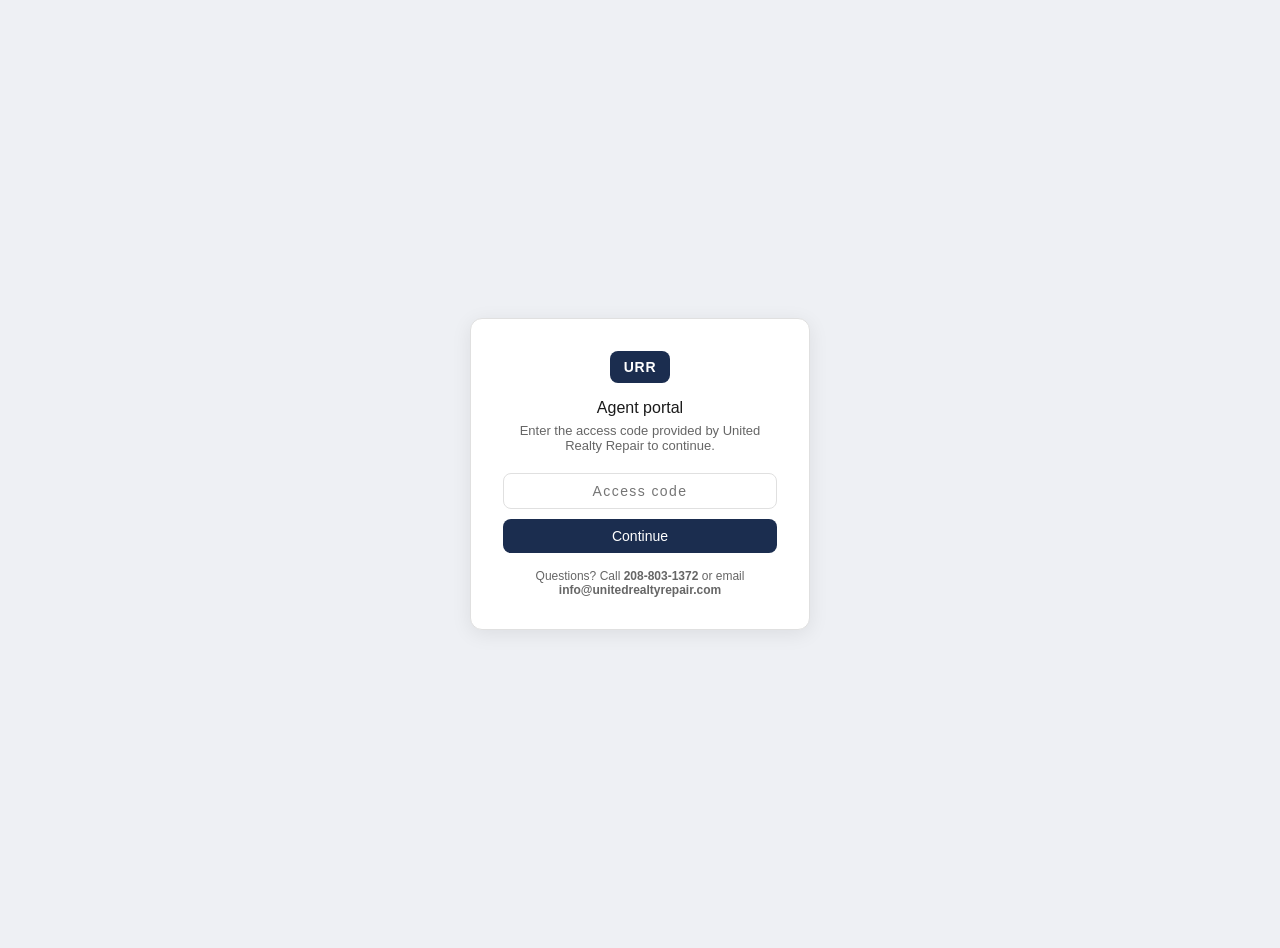
<file: agent-portal/checklist.html>
<!DOCTYPE html>
<html lang="en">
<head>
<meta charset="UTF-8" />
<meta name="viewport" content="width=device-width, initial-scale=1.0" />
<title>URR Agent Property Checklist</title>
<style>
  *, *::before, *::after { box-sizing: border-box; margin: 0; padding: 0; }
  :root {
    --navy: #1B2D4F;
    --navy-light: #243a65;
    --navy-dark: #162342;
    --red: #C8102E;
    --red-dark: #a50d25;
    --green-bg: #EAF3DE; --green-text: #3B6D11; --green-border: #C0DD97;
    --red-bg: #FCEBEB; --red-text: #A32D2D; --red-border: #F7C1C1;
    --gray-bg: #f5f5f5; --gray-border: #ddd; --gray-text: #666;
    --text: #1a1a1a; --text-muted: #666; --border: #e0e0e0;
    --surface: #fff; --surface-2: #f8f8f8;
    --radius: 8px; --radius-lg: 12px;
    --font: -apple-system, BlinkMacSystemFont, 'Segoe UI', Roboto, sans-serif;
  }
  body { font-family: var(--font); background: #eef0f4; min-height: 100vh; padding: 24px 16px; color: var(--text); }
  #app { max-width: 720px; margin: 0 auto; }

  .header {
    background: var(--navy); color: #fff;
    padding: 1rem 1.25rem;
    border-radius: var(--radius-lg) var(--radius-lg) 0 0;
    display: flex; align-items: center; justify-content: space-between;
    flex-wrap: wrap; gap: 10px;
  }
  .header-left { display: flex; align-items: center; gap: 10px; }
  .logo-mark { background: var(--red); color: #fff; font-size: 12px; font-weight: 600; padding: 4px 8px; border-radius: 4px; letter-spacing: 0.05em; }
  .header h1 { font-size: 15px; font-weight: 500; }
  .header p { font-size: 12px; color: rgba(255,255,255,0.6); margin-top: 2px; }
  .btn-red { font-size: 13px; padding: 7px 14px; background: var(--red); color: #fff; border: none; border-radius: var(--radius); cursor: pointer; font-family: var(--font); display: flex; align-items: center; gap: 6px; }
  .btn-red:hover { background: var(--red-dark); }

  .agent-bar {
    background: var(--navy-light); padding: 10px 1.25rem;
    display: grid; grid-template-columns: 1fr 1fr; gap: 8px;
  }
  .agent-bar input {
    background: rgba(255,255,255,0.12); border: 1px solid rgba(255,255,255,0.25);
    color: #fff; border-radius: var(--radius); padding: 7px 10px;
    font-size: 13px; font-family: var(--font); width: 100%;
  }
  .agent-bar input::placeholder { color: rgba(255,255,255,0.5); }
  .agent-bar input:focus { outline: none; border-color: rgba(255,255,255,0.6); }

  .prop-bar {
    background: var(--navy-dark); padding: 8px 1.25rem;
    border-bottom: 1px solid rgba(255,255,255,0.08);
  }
  .prop-bar input {
    background: rgba(255,255,255,0.1); border: 1px solid rgba(255,255,255,0.2);
    color: #fff; border-radius: var(--radius); padding: 7px 10px;
    font-size: 13px; font-family: var(--font); width: 100%;
  }
  .prop-bar input::placeholder { color: rgba(255,255,255,0.45); }
  .prop-bar input:focus { outline: none; border-color: rgba(255,255,255,0.55); }

  .search-bar {
    padding: 8px 1.25rem; background: var(--surface-2);
    border-bottom: 1px solid var(--border);
    display: flex; align-items: center; gap: 8px;
  }
  .search-icon { color: var(--text-muted); font-size: 16px; }
  .search-bar input {
    flex: 1; border: none; background: transparent;
    font-size: 13px; font-family: var(--font); color: var(--text); padding: 4px 0;
  }
  .search-bar input:focus { outline: none; }
  .search-bar input::placeholder { color: var(--text-muted); }
  #search-count { font-size: 12px; color: var(--text-muted); white-space: nowrap; }
  .clear-btn { background: none; border: none; cursor: pointer; color: var(--text-muted); font-size: 16px; padding: 2px 4px; display: none; }
  .clear-btn:hover { color: var(--text); }

  .summary-bar {
    display: grid; grid-template-columns: repeat(4, 1fr);
    border-bottom: 1px solid var(--border);
  }
  .stat { background: var(--surface-2); padding: 10px 14px; text-align: center; border-right: 1px solid var(--border); }
  .stat:last-child { border-right: none; }
  .stat .num { font-size: 20px; font-weight: 500; }
  .stat .lbl { font-size: 11px; color: var(--text-muted); margin-top: 1px; }
  .stat.red .num { color: var(--red); }

  .body { background: var(--surface); border: 1px solid var(--border); border-top: none; }

  .section-header {
    display: flex; align-items: center; justify-content: space-between;
    padding: 10px 14px; cursor: pointer;
    border-bottom: 1px solid var(--border); user-select: none;
  }
  .section-header:hover { background: var(--surface-2); }
  .section-title { display: flex; align-items: center; gap: 8px; font-size: 13px; font-weight: 500; }
  .section-icon { color: var(--navy); font-size: 15px; }
  .badge { font-size: 11px; padding: 2px 7px; border-radius: 10px; }
  .badge-empty { background: var(--gray-bg); color: var(--gray-text); }
  .badge-ok { background: var(--green-bg); color: var(--green-text); }
  .badge-issues { background: var(--red-bg); color: var(--red-text); }
  .chevron { font-size: 13px; color: var(--text-muted); transition: transform 0.15s; display: inline-block; }
  .chevron.open { transform: rotate(180deg); }

  .section-items { display: none; }
  .section-items.open { display: block; }

  .item-row {
    display: grid; grid-template-columns: 24px 1fr auto auto;
    align-items: start; gap: 8px;
    padding: 8px 14px; border-bottom: 1px solid var(--border);
    font-size: 13px;
  }
  .item-row:last-child { border-bottom: none; }
  .item-row.hidden { display: none !important; }
  .dot { color: var(--text-muted); font-size: 12px; padding-top: 3px; }
  .item-name { color: var(--text); padding-top: 2px; line-height: 1.4; }
  .item-name mark { background: #FFE082; color: #412402; border-radius: 2px; padding: 0 2px; }

  .status-btns { display: flex; gap: 4px; flex-shrink: 0; }
  .sbtn {
    font-size: 11px; padding: 3px 8px; border-radius: 4px;
    border: 1px solid var(--border); background: var(--surface);
    color: var(--text-muted); cursor: pointer; font-family: var(--font); white-space: nowrap;
  }
  .sbtn:hover { background: var(--surface-2); }
  .sbtn.ok { background: var(--green-bg); color: var(--green-text); border-color: var(--green-border); }
  .sbtn.needs { background: var(--red-bg); color: var(--red-text); border-color: var(--red-border); }
  .sbtn.na { background: var(--gray-bg); color: var(--gray-text); border-color: var(--gray-border); }

  .note-btn { background: none; border: none; cursor: pointer; color: var(--text-muted); padding: 3px 5px; border-radius: 4px; font-size: 14px; }
  .note-btn:hover { color: var(--red); }
  .note-btn.has-note { color: var(--navy); }

  .note-row { display: none; padding: 0 14px 8px 46px; }
  .note-row.open { display: block; }
  .note-row textarea {
    width: 100%; font-size: 12px; font-family: var(--font);
    padding: 6px 8px; border-radius: var(--radius);
    border: 1px solid var(--border); color: var(--text);
    background: var(--surface-2); resize: none; line-height: 1.5;
  }
  .note-row textarea:focus { outline: none; border-color: var(--navy); }

  .add-row {
    padding: 8px 14px; border-top: 1px dashed var(--border);
    display: flex; gap: 8px; align-items: center;
  }
  .add-row input {
    flex: 1; font-size: 12px; padding: 5px 8px;
    border: 1px solid var(--border); border-radius: var(--radius);
    background: var(--surface-2); color: var(--text); font-family: var(--font);
  }
  .add-row input:focus { outline: none; border-color: var(--navy); }
  .add-btn {
    font-size: 12px; padding: 5px 10px; background: none;
    border: 1px solid var(--border); border-radius: var(--radius);
    cursor: pointer; color: var(--text-muted); font-family: var(--font);
  }
  .add-btn:hover { background: var(--surface-2); color: var(--text); }

  .no-results { padding: 24px; text-align: center; color: var(--text-muted); font-size: 13px; display: none; }

  .footer {
    background: var(--surface-2); border: 1px solid var(--border); border-top: none;
    border-radius: 0 0 var(--radius-lg) var(--radius-lg);
    padding: 12px 16px; display: flex; align-items: center;
    justify-content: space-between; flex-wrap: wrap; gap: 8px;
  }
  .footer-note { font-size: 12px; color: var(--text-muted); }
  .action-btns { display: flex; gap: 8px; }
  .btn-primary {
    font-size: 13px; padding: 7px 14px; background: var(--navy);
    color: #fff; border: none; border-radius: var(--radius);
    cursor: pointer; font-family: var(--font); display: flex; align-items: center; gap: 6px;
  }
  .btn-primary:hover { background: var(--navy-light); }
  .btn-secondary {
    font-size: 13px; padding: 7px 14px; background: none;
    color: var(--text); border: 1px solid var(--border);
    border-radius: var(--radius); cursor: pointer; font-family: var(--font);
    display: flex; align-items: center; gap: 6px;
  }
  .btn-secondary:hover { background: var(--surface); }

  /* Modal */
  .modal-backdrop {
    position: fixed; inset: 0; background: rgba(0,0,0,0.5);
    display: none; align-items: center; justify-content: center;
    z-index: 100; padding: 16px;
  }
  .modal-backdrop.open { display: flex; }
  .modal {
    background: var(--surface); border-radius: var(--radius-lg);
    border: 1px solid var(--border); padding: 1.25rem;
    width: 460px; max-width: 100%;
    box-shadow: 0 8px 32px rgba(0,0,0,0.15);
  }
  .modal h2 { font-size: 16px; font-weight: 500; margin-bottom: 4px; }
  .modal-sub { font-size: 13px; color: var(--text-muted); margin-bottom: 14px; }
  .modal-field { margin-bottom: 10px; }
  .modal-field label { display: block; font-size: 12px; color: var(--text-muted); margin-bottom: 4px; }
  .modal-field textarea {
    width: 100%; font-size: 13px; font-family: var(--font);
    padding: 8px 10px; border-radius: var(--radius);
    border: 1px solid var(--border); color: var(--text);
    background: var(--surface-2); resize: none; line-height: 1.5;
  }
  .modal-field textarea:focus { outline: none; border-color: var(--navy); }
  .modal-summary {
    background: var(--surface-2); border-radius: var(--radius);
    padding: 10px 12px; font-size: 12px; color: var(--text-muted);
    line-height: 1.7; margin-bottom: 4px;
  }
  .modal-summary strong { color: var(--text); font-weight: 500; }
  .issues-count { color: var(--red); font-weight: 500; }
  .error-msg { font-size: 12px; color: var(--red); margin-top: 8px; display: none; }
  .modal-btns { display: flex; gap: 8px; justify-content: flex-end; margin-top: 14px; align-items: center; }

  .success-state { text-align: center; padding: 1.5rem 1rem; display: none; }
  .success-icon { font-size: 40px; color: var(--green-text); margin-bottom: 10px; }
  .success-state h2 { font-size: 16px; font-weight: 500; margin-bottom: 8px; }
  .success-state p { font-size: 13px; color: var(--text-muted); line-height: 1.6; }

  @keyframes spin { to { transform: rotate(360deg); } }
  .spin { animation: spin 0.8s linear infinite; display: inline-block; }

  /* Password screen */
  #password-screen {
    min-height: 100vh; display: flex; align-items: center; justify-content: center;
    background: #eef0f4;
  }
  .pw-box {
    background: var(--surface); border-radius: var(--radius-lg);
    border: 1px solid var(--border); padding: 2rem;
    width: 340px; text-align: center;
    box-shadow: 0 4px 20px rgba(0,0,0,0.08);
  }
  .pw-logo { background: var(--navy); color: #fff; display: inline-block; padding: 8px 14px; border-radius: var(--radius); font-size: 14px; font-weight: 600; letter-spacing: 0.05em; margin-bottom: 1rem; }
  .pw-box h2 { font-size: 16px; font-weight: 500; margin-bottom: 6px; }
  .pw-box p { font-size: 13px; color: var(--text-muted); margin-bottom: 1.25rem; }
  .pw-box input {
    width: 100%; padding: 9px 12px; border: 1px solid var(--border);
    border-radius: var(--radius); font-size: 14px; font-family: var(--font);
    color: var(--text); margin-bottom: 10px; text-align: center;
    letter-spacing: 0.1em;
  }
  .pw-box input:focus { outline: none; border-color: var(--navy); }
  .pw-btn {
    width: 100%; padding: 9px; background: var(--navy); color: #fff;
    border: none; border-radius: var(--radius); font-size: 14px;
    font-family: var(--font); cursor: pointer; font-weight: 500;
  }
  .pw-btn:hover { background: var(--navy-light); }
  .pw-error { font-size: 12px; color: var(--red); margin-top: 8px; display: none; }
  .pw-contact { font-size: 12px; color: var(--text-muted); margin-top: 1rem; }

  #main-app { display: none; }

  svg.icon { width: 16px; height: 16px; vertical-align: -3px; fill: none; stroke: currentColor; stroke-width: 2; stroke-linecap: round; stroke-linejoin: round; }
</style>
</head>
<body>

<!-- PASSWORD SCREEN -->
<div id="password-screen">
  <div class="pw-box">
    <div class="pw-logo">URR</div>
    <h2>Agent portal</h2>
    <p>Enter the access code provided by United Realty Repair to continue.</p>
    <input type="password" id="pw-input" placeholder="Access code" onkeydown="if(event.key==='Enter')checkPassword()" />
    <button class="pw-btn" onclick="checkPassword()">Continue</button>
    <div class="pw-error" id="pw-error">Incorrect access code. Contact URR at 208-803-1372.</div>
    <div class="pw-contact">Questions? Call <strong>208-803-1372</strong> or email <strong>info@unitedrealtyrepair.com</strong></div>
  </div>
</div>

<!-- MAIN APP -->
<div id="main-app">
<div id="app">

  <div class="header">
    <div class="header-left">
      <span class="logo-mark">URR</span>
      <div>
        <h1>Property inspection checklist</h1>
        <p>United Realty Repair &nbsp;·&nbsp; 208-803-1372 &nbsp;·&nbsp; UnitedRealtyRepair.com</p>
      </div>
    </div>
    <button class="btn-red" onclick="openModal()">
      <svg class="icon" viewBox="0 0 24 24"><line x1="22" y1="2" x2="11" y2="13"/><polygon points="22 2 15 22 11 13 2 9 22 2"/></svg>
      Send to URR
    </button>
  </div>

  <div class="agent-bar">
    <input id="agent-name" type="text" placeholder="Agent name" />
    <input id="agent-email" type="email" placeholder="Agent email" />
    <input id="agent-phone" type="tel" placeholder="Agent phone" />
    <input id="prop-address" type="text" placeholder="Property address" />
  </div>

  <div class="search-bar">
    <svg class="icon search-icon" viewBox="0 0 24 24"><circle cx="11" cy="11" r="8"/><line x1="21" y1="21" x2="16.65" y2="16.65"/></svg>
    <input type="text" id="search-input" placeholder="Search checklist items…" oninput="handleSearch(this.value)" />
    <span id="search-count"></span>
    <button class="clear-btn" id="clear-btn" onclick="clearSearch()" aria-label="Clear search">✕</button>
  </div>

  <div class="summary-bar">
    <div class="stat"><div class="num" id="stat-total">0</div><div class="lbl">Reviewed</div></div>
    <div class="stat"><div class="num" id="stat-ok">0</div><div class="lbl">Good condition</div></div>
    <div class="stat red"><div class="num" id="stat-needs">0</div><div class="lbl">Need attention</div></div>
    <div class="stat"><div class="num" id="stat-pct">—</div><div class="lbl">Complete</div></div>
  </div>

  <div class="body" id="sections-container"></div>
  <div class="no-results" id="no-results">No items match "<span id="no-results-term"></span>"</div>

  <div class="footer">
    <span class="footer-note" id="footer-text">Enter agent info above, then work through each section.</span>
    <div class="action-btns">
      <button class="btn-secondary" onclick="resetAll()">
        <svg class="icon" viewBox="0 0 24 24"><polyline points="1 4 1 10 7 10"/><path d="M3.51 15a9 9 0 1 0 .49-3.15"/></svg>
        Reset
      </button>
      <button class="btn-primary" onclick="openModal()">
        <svg class="icon" viewBox="0 0 24 24"><line x1="22" y1="2" x2="11" y2="13"/><polygon points="22 2 15 22 11 13 2 9 22 2"/></svg>
        Send to URR
      </button>
    </div>
  </div>

</div>
</div>

<!-- SUBMIT MODAL -->
<div class="modal-backdrop" id="modal">
  <div class="modal">
    <div id="form-state">
      <h2>Submit repair log to URR</h2>
      <p class="modal-sub">This sends your checklist directly to the URR team. We'll follow up with a bid within 1–2 business days.</p>
      <div class="modal-field">
        <label>Additional notes for URR (optional)</label>
        <textarea id="extra-notes" rows="3" placeholder="Timeline, access instructions, priority items, budget range…"></textarea>
      </div>
      <div class="modal-summary">
        <strong>Submitting for:</strong><br>
        <span id="ms-agent">—</span><br>
        <span id="ms-prop">—</span><br>
        <span class="issues-count" id="ms-issues"></span>
      </div>
      <div class="error-msg" id="error-msg">Please fill in agent name, email, and property address before submitting.</div>
      <div class="modal-btns">
        <button class="btn-secondary" onclick="closeModal()">Cancel</button>
        <button class="btn-primary" id="submit-btn" onclick="submitLog()">
          <span id="btn-label">
            <svg class="icon" viewBox="0 0 24 24"><line x1="22" y1="2" x2="11" y2="13"/><polygon points="22 2 15 22 11 13 2 9 22 2"/></svg>
            Submit
          </span>
          <span id="btn-spinner" style="display:none"><span class="spin">⟳</span> Sending…</span>
        </button>
      </div>
    </div>
    <div class="success-state" id="success-state">
      <div class="success-icon">✓</div>
      <h2>Repair log submitted!</h2>
      <p>The URR team has your checklist for <strong id="success-addr"></strong>.<br>Expect a follow-up within 1–2 business days at <strong id="success-email"></strong>.</p>
      <div class="modal-btns" style="justify-content:center; margin-top:1rem;">
        <button class="btn-primary" onclick="closeModal()">Done</button>
      </div>
    </div>
  </div>
</div>

<script>
  // ─── CONFIG ───────────────────────────────────────────────────────────────
  function getToken() { return localStorage.getItem('urr_at') || 'pat5GVFyosQHpVcCQ.bf6ca297923c26c3fa3703de8cc005ae52cb3a1cce0f1c69698b381adc2eaa23'; }
  const AIRTABLE_BASE  = 'appw27lfxKr4IpNdx';
  const AIRTABLE_TABLE = 'Submissions';
  const ACCESS_CODE    = 'URR2024';
  // ──────────────────────────────────────────────────────────────────────────

  // Password gate
  function checkPassword() {
    const val = document.getElementById('pw-input').value.trim();
    if (val === ACCESS_CODE) {
      document.getElementById('password-screen').style.display = 'none';
      document.getElementById('main-app').style.display = 'block';
    } else {
      document.getElementById('pw-error').style.display = 'block';
    }
  }

  // Checklist data
  const SECTIONS = [
    { id: 'exterior', label: 'Exterior & roof', icon: '🏠', items: ['Roof condition (shingles, flashing, ridge)','Gutters & downspouts','Siding / stucco / brick','Foundation — visible cracks or settling','Driveway & walkways','Fencing & gates','Exterior paint condition','Garage door & opener','Exterior lighting','Grading & drainage away from home'] },
    { id: 'hvac', label: 'HVAC & mechanical', icon: '🌡', items: ['Furnace / heat system age & condition','Air conditioning unit','Ductwork & vents','Water heater age & condition','Water pressure adequate','Thermostat functional','Attic insulation & ventilation','Fireplace & chimney'] },
    { id: 'plumbing', label: 'Plumbing', icon: '💧', items: ['Kitchen sink & faucet','Dishwasher','Bathroom faucets & fixtures','Toilets (flush, seal, stability)','Shower / tub & caulking','Visible pipe condition','Water heater connections','Sump pump (if present)','Crawlspace / basement moisture','Outdoor hose bibs'] },
    { id: 'electrical', label: 'Electrical', icon: '⚡', items: ['Panel box condition & labeling','GFCI outlets in kitchen / bath','Outlets & switches functional','Ceiling fans & light fixtures','Smoke detectors','Carbon monoxide detectors','Doorbell functional'] },
    { id: 'interior', label: 'Interior & structure', icon: '🏗', items: ['Walls — cracks, water stains, damage','Ceilings — cracks, stains, sags','Flooring condition','Windows — operation, seals, locks','Doors — operation, latches, weatherstripping','Stairs & railings','Closets & built-ins','Attic access & condition'] },
    { id: 'kitchen', label: 'Kitchen & appliances', icon: '🍳', items: ['Cabinets & hardware','Countertops','Range / oven','Refrigerator (if included)','Microwave (if included)','Garbage disposal','Exhaust fan / hood','Pantry & storage condition'] },
    { id: 'safety', label: 'Safety & compliance', icon: '🛡', items: ['Handrails on all stairs','GFCI / AFCI breakers','Window egress (bedrooms)','Garage fire door self-closing','Pool / spa safety fence (if applicable)','Radon test (if applicable)'] },
  ];

  const state = {};
  SECTIONS.forEach(s => {
    state[s.id] = {};
    s.items.forEach((_, i) => { state[s.id][i] = { status: null, note: '' }; });
  });
  const openSections = new Set(['exterior']);

  function renderSections(query) {
    const container = document.getElementById('sections-container');
    container.innerHTML = '';
    const q = (query || '').trim().toLowerCase();
    let totalVisible = 0;

    SECTIONS.forEach(sec => {
      const matches = sec.items.map(item => !q || item.toLowerCase().includes(q));
      const visibleCount = matches.filter(Boolean).length;
      if (q && visibleCount === 0) return;
      totalVisible += visibleCount;

      const counts = getCounts(sec.id);
      let badgeClass = 'badge badge-empty', badgeText = 'Not started';
      if (counts.issues > 0) { badgeClass = 'badge badge-issues'; badgeText = counts.issues + ' need attention'; }
      else if (counts.ok > 0) { badgeClass = 'badge badge-ok'; badgeText = counts.ok + ' ok'; }
      if (q) { badgeClass = 'badge badge-empty'; badgeText = visibleCount + ' match' + (visibleCount !== 1 ? 'es' : ''); }

      const isOpen = q ? true : openSections.has(sec.id);

      const wrap = document.createElement('div');
      wrap.className = 'section-wrap';
      wrap.dataset.id = sec.id;
      wrap.innerHTML = `
        <div class="section-header" onclick="toggleSec('${sec.id}')">
          <div class="section-title">
            <span class="section-icon">${sec.icon}</span>
            ${sec.label}
            <span class="${badgeClass}">${badgeText}</span>
          </div>
          <span class="chevron ${isOpen ? 'open' : ''}" id="chev-${sec.id}">▾</span>
        </div>
        <div class="section-items ${isOpen ? 'open' : ''}" id="items-${sec.id}">
          ${sec.items.map((item, i) => {
            const show = !q || item.toLowerCase().includes(q);
            const display = q && show ? item.replace(new RegExp('(' + q.replace(/[.*+?^${}()|[\]\\]/g,'\\$&') + ')', 'gi'), '<mark>$1</mark>') : item;
            return renderItem(sec.id, item, display, i, !show);
          }).join('')}
          ${!q ? `<div class="add-row">
            <input type="text" placeholder="Add custom item…" id="ci-${sec.id}" onkeydown="if(event.key==='Enter')addItem('${sec.id}')" />
            <button class="add-btn" onclick="addItem('${sec.id}')">+ Add</button>
          </div>` : ''}
        </div>
      `;
      container.appendChild(wrap);
    });

    const nr = document.getElementById('no-results');
    if (q && totalVisible === 0) {
      nr.style.display = 'block';
      document.getElementById('no-results-term').textContent = query;
    } else { nr.style.display = 'none'; }

    updateStats();
  }

  function renderItem(secId, itemText, displayHtml, idx, hidden) {
    const s = state[secId][idx] || { status: null, note: '' };
    return `
      <div class="item-row${hidden ? ' hidden' : ''}" id="row-${secId}-${idx}">
        <span class="dot">•</span>
        <div class="item-name">${displayHtml}</div>
        <div class="status-btns">
          <button class="sbtn${s.status==='ok'?' ok':''}" onclick="setStatus('${secId}',${idx},'ok')">OK</button>
          <button class="sbtn${s.status==='needs'?' needs':''}" onclick="setStatus('${secId}',${idx},'needs')">Needs repair</button>
          <button class="sbtn${s.status==='na'?' na':''}" onclick="setStatus('${secId}',${idx},'na')">N/A</button>
        </div>
        <button class="note-btn${s.note?' has-note':''}" onclick="toggleNote('${secId}',${idx})" title="Add note">📝</button>
      </div>
      <div class="note-row${s.note?' open':''}" id="note-${secId}-${idx}">
        <textarea rows="2" placeholder="Describe the issue, location, or severity…"
          onchange="saveNote('${secId}',${idx},this.value)"
          onblur="saveNote('${secId}',${idx},this.value)"
        >${s.note}</textarea>
      </div>
    `;
  }

  function toggleSec(id) {
    if (document.getElementById('search-input').value.trim()) return;
    openSections.has(id) ? openSections.delete(id) : openSections.add(id);
    renderSections('');
  }

  function toggleNote(secId, idx) {
    const row = document.getElementById(`note-${secId}-${idx}`);
    if (!row) return;
    row.classList.toggle('open');
    if (row.classList.contains('open')) setTimeout(() => row.querySelector('textarea').focus(), 50);
  }

  function saveNote(secId, idx, val) {
    if (!state[secId][idx]) state[secId][idx] = { status: null, note: '' };
    state[secId][idx].note = val;
    const btn = document.querySelector(`#row-${secId}-${idx} .note-btn`);
    if (btn) btn.className = `note-btn${val ? ' has-note' : ''}`;
    updateStats();
  }

  function setStatus(secId, idx, val) {
    if (!state[secId][idx]) state[secId][idx] = { status: null, note: '' };
    state[secId][idx].status = state[secId][idx].status === val ? null : val;
    const row = document.getElementById(`row-${secId}-${idx}`);
    if (!row) return;
    const btns = row.querySelectorAll('.sbtn');
    btns[0].className = `sbtn${state[secId][idx].status==='ok'?' ok':''}`;
    btns[1].className = `sbtn${state[secId][idx].status==='needs'?' needs':''}`;
    btns[2].className = `sbtn${state[secId][idx].status==='na'?' na':''}`;
    updateStats();
    refreshBadge(secId);
  }

  function getCounts(secId) {
    let ok=0,issues=0,na=0,total=0;
    Object.values(state[secId]).forEach(i => {
      if(i.status==='ok'){ok++;total++;}
      else if(i.status==='needs'){issues++;total++;}
      else if(i.status==='na'){na++;total++;}
    });
    return {ok,issues,na,total};
  }

  function refreshBadge(secId) {
    const sec = SECTIONS.find(s=>s.id===secId);
    if (!sec) return;
    const c = getCounts(secId);
    let cls='badge badge-empty', txt='Not started';
    if(c.issues>0){cls='badge badge-issues';txt=c.issues+' need attention';}
    else if(c.ok>0){cls='badge badge-ok';txt=c.ok+' ok';}
    const el = document.querySelector(`.section-wrap[data-id="${secId}"] .badge`);
    if(el){el.className=cls;el.textContent=txt;}
  }

  function updateStats() {
    let total=0,ok=0,needs=0,all=0;
    SECTIONS.forEach(sec => {
      Object.values(state[sec.id]).forEach(i => {
        all++;
        if(i.status)total++;
        if(i.status==='ok')ok++;
        if(i.status==='needs')needs++;
      });
    });
    document.getElementById('stat-total').textContent=total;
    document.getElementById('stat-ok').textContent=ok;
    document.getElementById('stat-needs').textContent=needs;
    document.getElementById('stat-pct').textContent=all>0?Math.round(total/all*100)+'%':'—';
    let msg = 'Enter agent info above, then work through each section.';
    if(needs>0) msg=needs+' item'+(needs!==1?'s':'')+' flagged for repair — click "Send to URR" when ready.';
    else if(total>0) msg='Looking good! '+ok+' items checked so far.';
    document.getElementById('footer-text').textContent=msg;
  }

  function handleSearch(val) {
    const q = val.trim();
    document.getElementById('clear-btn').style.display = q ? 'block' : 'none';
    renderSections(q);
    if (q) {
      let c=0;
      SECTIONS.forEach(s=>s.items.forEach(item=>{if(item.toLowerCase().includes(q.toLowerCase()))c++;}));
      document.getElementById('search-count').textContent=c+' result'+(c!==1?'s':'');
    } else { document.getElementById('search-count').textContent=''; }
  }

  function clearSearch() {
    document.getElementById('search-input').value='';
    document.getElementById('clear-btn').style.display='none';
    document.getElementById('search-count').textContent='';
    renderSections('');
  }

  function addItem(secId) {
    const input = document.getElementById(`ci-${secId}`);
    const val = (input.value||'').trim();
    if (!val) return;
    const sec = SECTIONS.find(s=>s.id===secId);
    const idx = sec.items.length;
    sec.items.push(val);
    state[secId][idx] = { status: null, note: '' };
    input.value = '';
    const itemsDiv = document.getElementById(`items-${secId}`);
    const addRow = itemsDiv.querySelector('.add-row');
    const tmp = document.createElement('div');
    tmp.innerHTML = renderItem(secId, val, val, idx, false);
    while(tmp.firstChild) itemsDiv.insertBefore(tmp.firstChild, addRow);
  }

  function openModal() {
    const name  = document.getElementById('agent-name').value.trim();
    const email = document.getElementById('agent-email').value.trim();
    const phone = document.getElementById('agent-phone').value.trim();
    const addr  = document.getElementById('prop-address').value.trim();
    let needs=0;
    SECTIONS.forEach(s=>Object.values(state[s.id]).forEach(i=>{if(i.status==='needs')needs++;}));
    document.getElementById('ms-agent').textContent=(name||'(no name)')+( email?' · '+email:'')+(phone?' · '+phone:'');
    document.getElementById('ms-prop').textContent=addr||'(no address entered)';
    document.getElementById('ms-issues').textContent=needs>0?needs+' item'+(needs!==1?'s':'')+' flagged for repair':'No items flagged yet';
    document.getElementById('error-msg').style.display='none';
    document.getElementById('form-state').style.display='block';
    document.getElementById('success-state').style.display='none';
    document.getElementById('modal').classList.add('open');
  }

  function closeModal() { document.getElementById('modal').classList.remove('open'); }

  async function submitLog() {
    const name  = document.getElementById('agent-name').value.trim();
    const email = document.getElementById('agent-email').value.trim();
    const phone = document.getElementById('agent-phone').value.trim();
    const addr  = document.getElementById('prop-address').value.trim();
    const notes = document.getElementById('extra-notes').value.trim();

    if (!name || !email || !addr) {
      document.getElementById('error-msg').style.display='block';
      return;
    }
    document.getElementById('error-msg').style.display='none';
    document.getElementById('btn-label').style.display='none';
    document.getElementById('btn-spinner').style.display='inline';
    document.getElementById('submit-btn').disabled=true;

    const repairItems=[], okItems=[];
    let totalReviewed=0;
    SECTIONS.forEach(sec=>{
      sec.items.forEach((item,i)=>{
        const s=state[sec.id][i];
        if(s&&s.status){
          totalReviewed++;
          const line=`[${sec.label}] ${item}${s.note?' — '+s.note:''}`;
          if(s.status==='needs') repairItems.push(line);
          else if(s.status==='ok') okItems.push(line);
        }
      });
    });

    const payload = {
      fields: {
        'Agent Name': name,
        'Agent Email': email,
        'Agent Phone': phone,
        'Property Address': addr,
        'Items Needing Repair': repairItems.join('\n') || 'None',
        'OK Items': okItems.join('\n') || 'None',
        'Total Reviewed': totalReviewed,
        'Items Needing Repair Count': repairItems.length,
        'Extra Notes': notes || '',
        'Submitted At': new Date().toLocaleString('en-US', {timeZone:'America/Boise'}),
      }
    };

    try {
      const res = await fetch(`https://api.airtable.com/v0/${AIRTABLE_BASE}/${encodeURIComponent(AIRTABLE_TABLE)}`, {
        method: 'POST',
        headers: {
          'Authorization': `Bearer ${getToken()}`,
          'Content-Type': 'application/json'
        },
        body: JSON.stringify(payload)
      });
      if (!res.ok) throw new Error('Failed');
    } catch(e) {
      console.error(e);
    }

    document.getElementById('btn-label').style.display='inline';
    document.getElementById('btn-spinner').style.display='none';
    document.getElementById('submit-btn').disabled=false;
    document.getElementById('form-state').style.display='none';
    document.getElementById('success-addr').textContent=addr;
    document.getElementById('success-email').textContent=email;
    document.getElementById('success-state').style.display='block';
  }

  function resetAll() {
    if (!confirm('Reset all checklist progress?')) return;
    SECTIONS.forEach(sec=>sec.items.forEach((_,i)=>{ state[sec.id][i]={status:null,note:''}; }));
    ['agent-name','agent-email','agent-phone','prop-address'].forEach(id=>document.getElementById(id).value='');
    clearSearch();
    renderSections('');
  }

  document.getElementById('modal').addEventListener('click', function(e){ if(e.target===this)closeModal(); });
  renderSections('');
</script>

</body>
</html>
</file>
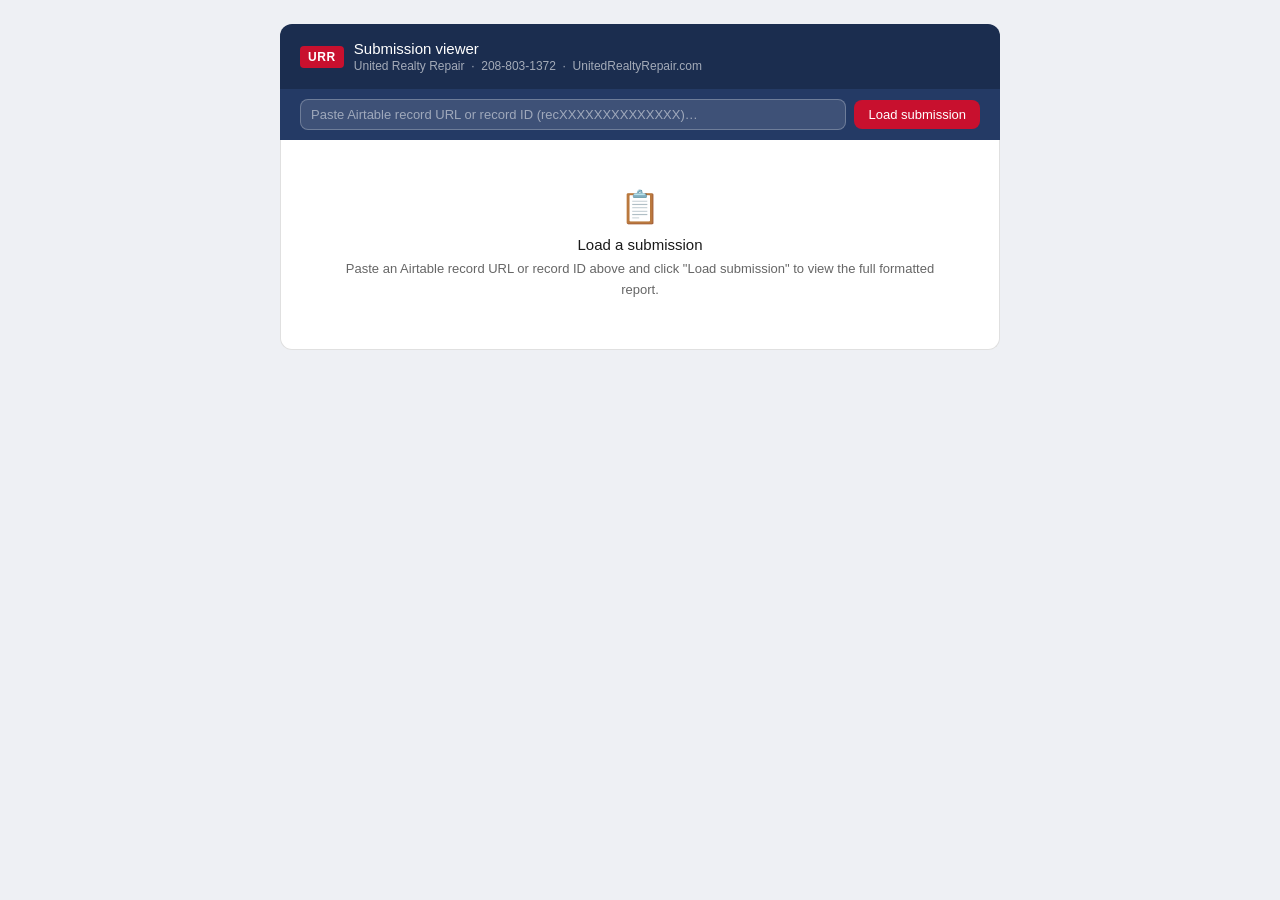
<file: agent-portal/viewer.html>
<!DOCTYPE html>
<html lang="en">
<head>
<meta charset="UTF-8" />
<meta name="viewport" content="width=device-width, initial-scale=1.0" />
<title>URR Submission Viewer</title>
<style>
  *, *::before, *::after { box-sizing: border-box; margin: 0; padding: 0; }
  :root {
    --navy: #1B2D4F; --navy-light: #243a65; --navy-dark: #162342;
    --red: #C8102E; --red-dark: #a50d25;
    --green-bg: #EAF3DE; --green-text: #3B6D11; --green-border: #C0DD97;
    --red-bg: #FCEBEB; --red-text: #A32D2D; --red-border: #F7C1C1;
    --gray-bg: #f5f5f5; --gray-border: #ddd; --gray-text: #666;
    --text: #1a1a1a; --text-muted: #666; --border: #e0e0e0;
    --surface: #fff; --surface-2: #f8f8f8;
    --radius: 8px; --radius-lg: 12px;
    --font: -apple-system, BlinkMacSystemFont, 'Segoe UI', Roboto, sans-serif;
  }
  body { font-family: var(--font); background: #eef0f4; min-height: 100vh; padding: 24px 16px; color: var(--text); }
  #app { max-width: 720px; margin: 0 auto; }

  .header {
    background: var(--navy); color: #fff;
    padding: 1rem 1.25rem;
    border-radius: var(--radius-lg) var(--radius-lg) 0 0;
    display: flex; align-items: center; justify-content: space-between; flex-wrap: wrap; gap: 10px;
  }
  .header-left { display: flex; align-items: center; gap: 10px; }
  .logo-mark { background: var(--red); color: #fff; font-size: 12px; font-weight: 600; padding: 4px 8px; border-radius: 4px; letter-spacing: 0.05em; }
  .header h1 { font-size: 15px; font-weight: 500; }
  .header p { font-size: 12px; color: rgba(255,255,255,0.6); margin-top: 2px; }

  .lookup-bar {
    background: var(--navy-light); padding: 10px 1.25rem;
    display: flex; gap: 8px; align-items: center;
  }
  .lookup-bar input {
    flex: 1; background: rgba(255,255,255,0.12); border: 1px solid rgba(255,255,255,0.25);
    color: #fff; border-radius: var(--radius); padding: 7px 10px;
    font-size: 13px; font-family: var(--font);
  }
  .lookup-bar input::placeholder { color: rgba(255,255,255,0.5); }
  .lookup-bar input:focus { outline: none; border-color: rgba(255,255,255,0.6); }
  .btn-lookup {
    font-size: 13px; padding: 7px 14px; background: var(--red);
    color: #fff; border: none; border-radius: var(--radius);
    cursor: pointer; font-family: var(--font); white-space: nowrap;
  }
  .btn-lookup:hover { background: var(--red-dark); }

  .body {
    background: var(--surface); border: 1px solid var(--border); border-top: none;
    border-radius: 0 0 var(--radius-lg) var(--radius-lg);
    min-height: 200px;
  }

  /* States */
  .state { padding: 3rem; text-align: center; color: var(--text-muted); font-size: 13px; }
  .state .icon { font-size: 32px; margin-bottom: 10px; }
  .state h3 { font-size: 15px; font-weight: 500; color: var(--text); margin-bottom: 6px; }
  .state p { line-height: 1.6; }
  .error-state .icon { color: var(--red); }

  /* Report */
  .report { padding: 0; }

  .report-hero {
    background: var(--surface-2); border-bottom: 1px solid var(--border);
    padding: 1.25rem 1.5rem;
    display: grid; grid-template-columns: 1fr auto; gap: 1rem; align-items: start;
  }
  .report-address { font-size: 18px; font-weight: 500; margin-bottom: 4px; }
  .report-agent { font-size: 13px; color: var(--text-muted); line-height: 1.7; }
  .report-agent a { color: var(--navy); text-decoration: none; }
  .report-agent a:hover { text-decoration: underline; }
  .report-meta { text-align: right; font-size: 12px; color: var(--text-muted); line-height: 1.7; }

  .summary-bar {
    display: grid; grid-template-columns: repeat(4, 1fr);
    border-bottom: 1px solid var(--border);
  }
  .stat { background: var(--surface-2); padding: 10px 14px; text-align: center; border-right: 1px solid var(--border); }
  .stat:last-child { border-right: none; }
  .stat .num { font-size: 20px; font-weight: 500; }
  .stat .lbl { font-size: 11px; color: var(--text-muted); margin-top: 1px; }
  .stat.red .num { color: var(--red); }
  .stat.green .num { color: var(--green-text); }

  .section-block { border-bottom: 1px solid var(--border); }
  .section-block:last-child { border-bottom: none; }
  .section-title {
    display: flex; align-items: center; gap: 8px;
    padding: 10px 1.25rem; font-size: 13px; font-weight: 500;
    background: var(--surface-2); border-bottom: 1px solid var(--border);
  }
  .section-icon { font-size: 15px; }
  .section-badge { font-size: 11px; padding: 2px 7px; border-radius: 10px; margin-left: auto; }
  .badge-ok { background: var(--green-bg); color: var(--green-text); }
  .badge-issues { background: var(--red-bg); color: var(--red-text); }
  .badge-mixed { background: #FFF8E1; color: #412402; }
  .badge-na { background: var(--gray-bg); color: var(--gray-text); }

  .item-list { padding: 4px 0; }
  .item-entry {
    display: flex; align-items: flex-start; gap: 10px;
    padding: 7px 1.25rem; font-size: 13px;
    border-bottom: 1px solid var(--border);
  }
  .item-entry:last-child { border-bottom: none; }
  .item-status {
    font-size: 11px; padding: 2px 8px; border-radius: 4px;
    white-space: nowrap; flex-shrink: 0; margin-top: 1px; font-weight: 500;
  }
  .status-needs { background: var(--red-bg); color: var(--red-text); border: 1px solid var(--red-border); }
  .status-ok { background: var(--green-bg); color: var(--green-text); border: 1px solid var(--green-border); }
  .status-na { background: var(--gray-bg); color: var(--gray-text); border: 1px solid var(--gray-border); }
  .item-text { flex: 1; line-height: 1.5; color: var(--text); }
  .item-note { font-size: 12px; color: var(--text-muted); margin-top: 3px; font-style: italic; }

  .extra-notes-block {
    margin: 0; padding: 1rem 1.25rem;
    background: #FFFBF0; border-top: 1px solid #FFE082;
  }
  .extra-notes-block h4 { font-size: 12px; font-weight: 500; color: #412402; margin-bottom: 6px; text-transform: uppercase; letter-spacing: 0.05em; }
  .extra-notes-block p { font-size: 13px; color: var(--text); line-height: 1.6; }

  .print-bar {
    background: var(--surface-2); border-top: 1px solid var(--border);
    padding: 10px 1.25rem; display: flex; gap: 8px; justify-content: flex-end;
    border-radius: 0 0 var(--radius-lg) var(--radius-lg);
  }
  .btn-print {
    font-size: 13px; padding: 7px 14px; background: var(--navy);
    color: #fff; border: none; border-radius: var(--radius);
    cursor: pointer; font-family: var(--font);
  }
  .btn-print:hover { background: var(--navy-light); }
  .btn-secondary {
    font-size: 13px; padding: 7px 14px; background: none;
    color: var(--text); border: 1px solid var(--border);
    border-radius: var(--radius); cursor: pointer; font-family: var(--font);
  }
  .btn-secondary:hover { background: var(--surface); }

  @keyframes spin { to { transform: rotate(360deg); } }
  .spin { animation: spin 0.8s linear infinite; display: inline-block; font-size: 20px; color: var(--navy); }

  @media print {
    body { background: #fff; padding: 0; }
    .lookup-bar, .print-bar { display: none; }
    .header { border-radius: 0; }
    .body { border: none; border-radius: 0; }
  }
</style>
</head>
<body>
<div id="app">

  <div class="header">
    <div class="header-left">
      <span class="logo-mark">URR</span>
      <div>
        <h1>Submission viewer</h1>
        <p>United Realty Repair &nbsp;·&nbsp; 208-803-1372 &nbsp;·&nbsp; UnitedRealtyRepair.com</p>
      </div>
    </div>
  </div>

  <div class="lookup-bar">
    <input type="text" id="record-input" placeholder="Paste Airtable record URL or record ID (recXXXXXXXXXXXXXX)…" onkeydown="if(event.key==='Enter')loadRecord()" />
    <button class="btn-lookup" onclick="loadRecord()">Load submission</button>
  </div>

  <div class="body" id="body">
    <div class="state">
      <div class="icon">📋</div>
      <h3>Load a submission</h3>
      <p>Paste an Airtable record URL or record ID above and click "Load submission" to view the full formatted report.</p>
    </div>
  </div>

</div>

<script>
  function getToken() { return localStorage.getItem('urr_at') || 'pat5GVFyosQHpVcCQ.bf6ca297923c26c3fa3703de8cc005ae52cb3a1cce0f1c69698b381adc2eaa23'; }
  function getBase()  { return localStorage.getItem('urr_ab') || 'appw27lfxKr4IpNdx'; }
  const AIRTABLE_TABLE = 'Submissions';

  const SECTIONS = [
    { id: 'exterior', label: 'Exterior & roof', icon: '🏠' },
    { id: 'hvac',     label: 'HVAC & mechanical', icon: '🌡' },
    { id: 'plumbing', label: 'Plumbing', icon: '💧' },
    { id: 'electrical', label: 'Electrical', icon: '⚡' },
    { id: 'interior', label: 'Interior & structure', icon: '🏗' },
    { id: 'kitchen',  label: 'Kitchen & appliances', icon: '🍳' },
    { id: 'safety',   label: 'Safety & compliance', icon: '🛡' },
  ];

  function extractRecordId(input) {
    input = input.trim();
    // If it's a full URL, extract the rec... part
    const match = input.match(/rec[A-Za-z0-9]{14,}/);
    return match ? match[0] : null;
  }

  async function loadRecord() {
    const raw = document.getElementById('record-input').value;
    const recId = extractRecordId(raw);
    if (!recId) {
      showError('Could not find a record ID. Paste the full Airtable URL or just the record ID (starts with "rec").');
      return;
    }
    showLoading();
    try {
      const res = await fetch(`https://api.airtable.com/v0/${getBase()}/${encodeURIComponent(AIRTABLE_TABLE)}/${recId}`, {
        headers: { 'Authorization': `Bearer ${getToken()}` }
      });
      if (!res.ok) throw new Error('Record not found');
      const data = await res.json();
      renderReport(data.fields, recId);
    } catch(e) {
      showError('Could not load that record. Make sure the URL is correct and try again.');
    }
  }

  function showLoading() {
    document.getElementById('body').innerHTML = `<div class="state"><div class="spin">⟳</div><p style="margin-top:12px">Loading submission…</p></div>`;
  }

  function showError(msg) {
    document.getElementById('body').innerHTML = `<div class="state error-state"><div class="icon">⚠</div><h3>Something went wrong</h3><p>${msg}</p></div>`;
  }

  function renderReport(f, recId) {
    // Parse items
    const repairLines = (f['Items Needing Repair'] || '').split('\n').filter(Boolean);
    const okLines     = (f['OK Items'] || '').split('\n').filter(Boolean);

    // Group by section
    const sectionData = {};
    SECTIONS.forEach(s => { sectionData[s.label] = { needs: [], ok: [] }; });

    repairLines.forEach(line => {
      const m = line.match(/^\[(.+?)\]\s*(.+?)(?:\s*—\s*(.+))?$/);
      if (m) {
        const sec = m[1], item = m[2], note = m[3] || '';
        if (sectionData[sec]) sectionData[sec].needs.push({ item, note });
        else {
          // custom section
          if (!sectionData['Other']) sectionData['Other'] = { needs: [], ok: [] };
          sectionData['Other'].needs.push({ item, note });
        }
      }
    });

    okLines.forEach(line => {
      const m = line.match(/^\[(.+?)\]\s*(.+?)(?:\s*—\s*(.+))?$/);
      if (m) {
        const sec = m[1], item = m[2], note = m[3] || '';
        if (sectionData[sec]) sectionData[sec].ok.push({ item, note });
        else {
          if (!sectionData['Other']) sectionData['Other'] = { needs: [], ok: [] };
          sectionData['Other'].ok.push({ item, note });
        }
      }
    });

    const totalReviewed = parseInt(f['Total Reviewed'] || 0);
    const needsCount    = parseInt(f['Items Needing Repair Count'] || 0);
    const okCount       = totalReviewed - needsCount;
    const pct           = totalReviewed > 0 ? Math.round(totalReviewed / 57 * 100) : 0;

    // Build section HTML
    let sectionsHtml = '';
    const allSections = [...SECTIONS, ...(sectionData['Other'] ? [{ label: 'Other', icon: '📌' }] : [])];

    allSections.forEach(sec => {
      const data = sectionData[sec.label];
      if (!data) return;
      const total = data.needs.length + data.ok.length;
      if (total === 0) return;

      let badgeClass = 'badge-na', badgeText = total + ' reviewed';
      if (data.needs.length > 0 && data.ok.length > 0) { badgeClass = 'badge-mixed'; badgeText = data.needs.length + ' need attention'; }
      else if (data.needs.length > 0) { badgeClass = 'badge-issues'; badgeText = data.needs.length + ' need attention'; }
      else if (data.ok.length > 0) { badgeClass = 'badge-ok'; badgeText = data.ok.length + ' ok'; }

      const itemsHtml = [
        ...data.needs.map(i => `
          <div class="item-entry">
            <span class="item-status status-needs">Needs repair</span>
            <div class="item-text">
              ${i.item}
              ${i.note ? `<div class="item-note">Note: ${i.note}</div>` : ''}
            </div>
          </div>`),
        ...data.ok.map(i => `
          <div class="item-entry">
            <span class="item-status status-ok">OK</span>
            <div class="item-text">${i.item}</div>
          </div>`),
      ].join('');

      sectionsHtml += `
        <div class="section-block">
          <div class="section-title">
            <span class="section-icon">${sec.icon}</span>
            ${sec.label}
            <span class="section-badge ${badgeClass}">${badgeText}</span>
          </div>
          <div class="item-list">${itemsHtml}</div>
        </div>`;
    });

    const extraNotes = f['Extra Notes'] ? `
      <div class="extra-notes-block">
        <h4>Additional notes from agent</h4>
        <p>${f['Extra Notes']}</p>
      </div>` : '';

    const submittedAt = f['Submitted At'] || '—';

    document.getElementById('body').innerHTML = `
      <div class="report">
        <div class="report-hero">
          <div>
            <div class="report-address">${f['Property Address'] || '—'}</div>
            <div class="report-agent">
              <strong>${f['Agent Name'] || '—'}</strong><br>
              <a href="mailto:${f['Agent Email']}">${f['Agent Email'] || '—'}</a><br>
              ${f['Agent Phone'] || ''}
            </div>
          </div>
          <div class="report-meta">
            Submitted<br><strong>${submittedAt}</strong><br><br>
            Record<br><span style="font-family:monospace;font-size:11px">${recId}</span>
          </div>
        </div>

        <div class="summary-bar">
          <div class="stat"><div class="num">${totalReviewed}</div><div class="lbl">Items reviewed</div></div>
          <div class="stat green"><div class="num">${okCount}</div><div class="lbl">Good condition</div></div>
          <div class="stat red"><div class="num">${needsCount}</div><div class="lbl">Need attention</div></div>
          <div class="stat"><div class="num">${pct}%</div><div class="lbl">Complete</div></div>
        </div>

        ${sectionsHtml}
        ${extraNotes}

        <div class="print-bar">
          <button class="btn-secondary" onclick="document.getElementById('record-input').value=''; document.getElementById('body').innerHTML='<div class=\\'state\\'><div class=\\'icon\\'>📋</div><h3>Load a submission</h3><p>Paste an Airtable record URL or record ID above and click Load submission to view the full formatted report.</p></div>'">← Load another</button>
          <button class="btn-print" onclick="window.print()">🖨 Print / Save PDF</button>
        </div>
      </div>
    `;
  }
</script>

</body>
</html>
</file>
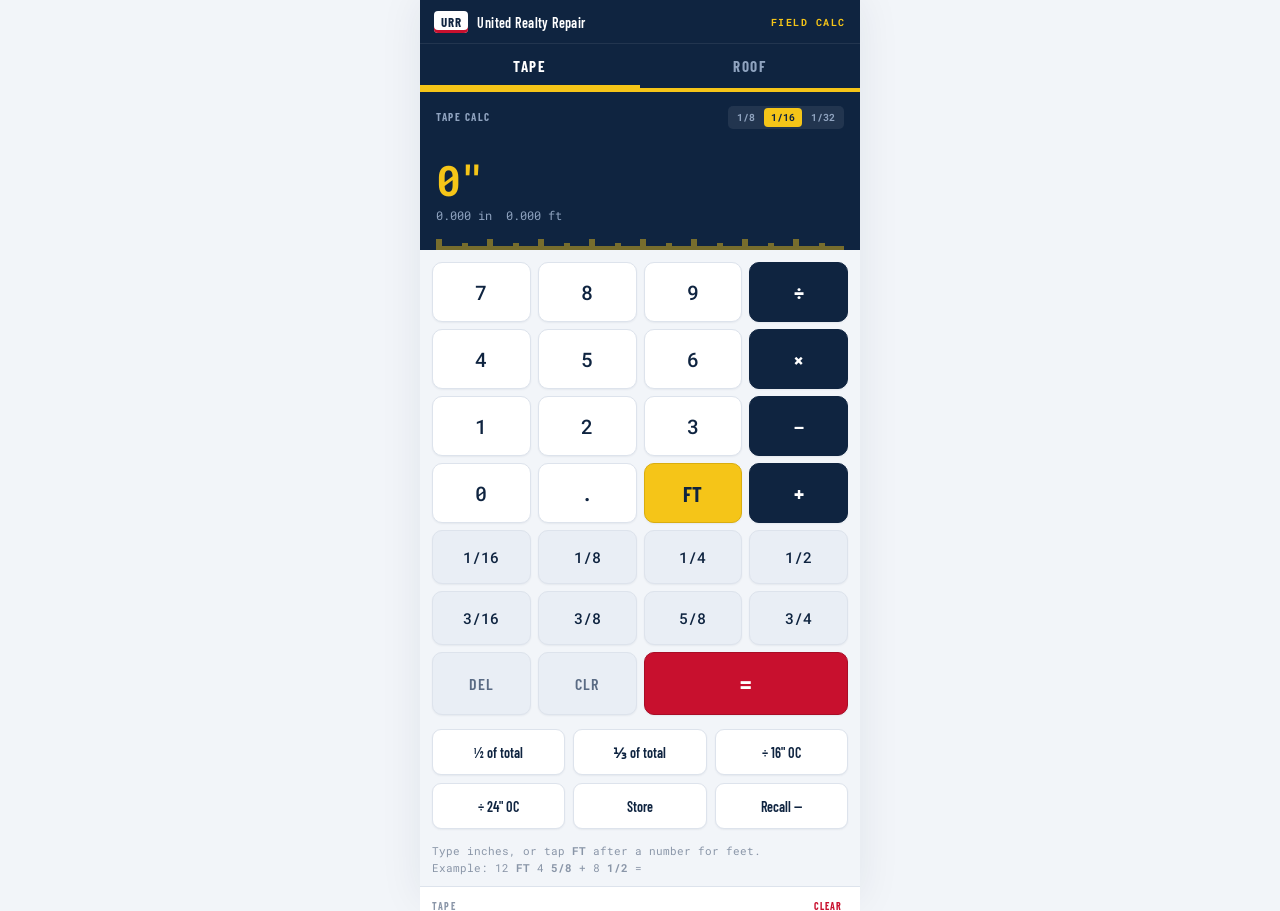
<file: portal/calc.html>
<!DOCTYPE html>
<html lang="en">
<head>
<meta charset="UTF-8" />
<meta name="viewport" content="width=device-width, initial-scale=1.0, maximum-scale=1.0, user-scalable=no" />
<meta name="apple-mobile-web-app-capable" content="yes" />
<meta name="theme-color" content="#0f2440" />
<title>Tape Calc — United Realty Repair</title>
<link href="https://fonts.googleapis.com/css2?family=Barlow+Condensed:wght@500;600;700&family=Roboto+Mono:wght@400;500;700&display=swap" rel="stylesheet">
<style>
  :root{
    --navy:#0f2440;        /* URR navy */
    --navy-2:#173257;      /* raised navy */
    --navy-3:#1e3d68;      /* lighter navy */
    --red:#c8102e;         /* URR red */
    --red-dk:#a80d26;
    --blade:#f5c518;       /* tape blade yellow, used as accent */
    --page:#f2f5f9;        /* light body */
    --card:#ffffff;
    --rule:#dde3ec;
    --ink:#0f2440;
    --ink-dim:#5a6b84;
    --ink-mute:#8a96a8;
    --green:#1c7c3c;
  }
  *{box-sizing:border-box;-webkit-tap-highlight-color:transparent;}
  html,body{margin:0;height:100%;}
  body{
    background:var(--page);
    color:var(--ink);
    font-family:'Barlow Condensed',system-ui,sans-serif;
    display:flex;justify-content:center;
    overscroll-behavior:none;
  }
  .case{
    width:100%;max-width:440px;min-height:100%;
    display:flex;flex-direction:column;
    background:var(--page);
    box-shadow:0 0 40px rgba(15,36,64,.08);
  }

  /* ---------- Blade readout ---------- */
  .blade{
    background:var(--navy);
    color:#fff;
    padding:14px 16px 0;
    position:relative;
    border-top:4px solid var(--blade);
  }
  .blade-top{
    display:flex;align-items:baseline;justify-content:space-between;
    font-size:11px;font-weight:700;letter-spacing:.14em;text-transform:uppercase;
    color:#8fa3bf;
  }
  .prec{
    display:flex;gap:2px;background:rgba(255,255,255,.08);
    border-radius:5px;padding:2px;
  }
  .prec button{
    font-family:'Roboto Mono',monospace;font-size:10px;font-weight:700;
    border:0;background:none;color:#8fa3bf;
    padding:3px 7px;border-radius:4px;cursor:pointer;letter-spacing:0;
  }
  .prec button[aria-pressed="true"]{background:var(--blade);color:var(--navy);}

  .expr{
    font-family:'Roboto Mono',monospace;
    font-size:13px;min-height:18px;margin-top:8px;
    color:#8fa3bf;white-space:nowrap;overflow-x:auto;
    scrollbar-width:none;
  }
  .expr::-webkit-scrollbar{display:none;}
  .result{
    font-family:'Roboto Mono',monospace;
    color:var(--blade);
    font-weight:700;font-size:clamp(30px,9vw,42px);
    line-height:1.1;margin:2px 0 4px;
    white-space:nowrap;overflow-x:auto;scrollbar-width:none;
    letter-spacing:-.02em;
  }
  .result::-webkit-scrollbar{display:none;}
  .subline{
    font-family:'Roboto Mono',monospace;font-size:12px;
    color:#8fa3bf;padding-bottom:12px;display:flex;gap:14px;
  }
  /* tick marks along the bottom edge of the blade, like a real tape */
  .ticks{display:flex;align-items:flex-end;height:15px;gap:0;overflow:hidden;}
  .ticks i{flex:1;background:var(--blade);opacity:.45;}
  .ticks i.h{height:11px;} .ticks i.m{height:7px;} .ticks i.s{height:4px;}

  /* ---------- Keypad ---------- */
  .pad{
    flex:1;display:grid;
    grid-template-columns:repeat(4,1fr);
    gap:7px;padding:12px;
    align-content:start;
  }
  button.k{
    font-family:'Barlow Condensed',sans-serif;
    font-size:21px;font-weight:600;
    color:var(--ink);
    background:var(--card);
    border:1px solid var(--rule);
    border-radius:10px;
    padding:15px 4px;
    cursor:pointer;
    transition:transform .05s,background .12s;
    display:flex;align-items:center;justify-content:center;
    min-height:54px;
    box-shadow:0 1px 2px rgba(15,36,64,.06);
  }
  button.k:active{transform:translateY(1px);background:#e9eef5;}
  button.k .sub{font-size:11px;color:var(--ink-dim);margin-left:3px;}
  .k.num{font-family:'Roboto Mono',monospace;font-weight:500;font-size:20px;}
  .k.unit{
    background:var(--blade);color:var(--navy);font-weight:700;
    border-color:#d9ad0f;
  }
  .k.frac{
    background:#e9eef5;color:var(--navy);
    font-family:'Roboto Mono',monospace;font-size:15px;font-weight:500;
  }
  .k.op{background:var(--navy);color:#fff;font-size:23px;font-weight:700;border-color:var(--navy);}
  .k.eq{background:var(--red);color:#fff;font-size:26px;font-weight:700;border-color:var(--red-dk);}
  .k.clr{background:#e9eef5;color:var(--ink-dim);font-size:16px;letter-spacing:.06em;}
  .k.wide{grid-column:span 2;}

  /* ---------- Memory strip ---------- */
  .memstrip{
    display:grid;
    grid-template-columns:repeat(3,1fr);
    gap:8px;padding:2px 12px 14px;
  }
  .memstrip button{
    font-family:'Barlow Condensed',sans-serif;font-size:14px;font-weight:600;
    background:var(--card);color:var(--ink);border:1px solid var(--rule);
    border-radius:9px;padding:12px 6px;cursor:pointer;white-space:nowrap;
    box-shadow:0 1px 2px rgba(15,36,64,.06);
    min-height:46px;display:flex;align-items:center;justify-content:center;
  }
  .memstrip button:active{background:var(--navy);color:#fff;border-color:var(--navy);}
  .memstrip .lbl{display:none;}

  /* ---------- Tape history ---------- */
  .tape{
    background:var(--card);border-top:1px solid var(--rule);
    max-height:34vh;overflow-y:auto;padding:8px 12px 16px;
  }
  .tape h2{
    font-size:10px;letter-spacing:.16em;text-transform:uppercase;
    color:var(--ink-mute);margin:4px 0 8px;font-weight:700;
    display:flex;justify-content:space-between;align-items:center;
  }
  .tape h2 button{
    background:none;border:0;color:var(--red);font-size:10px;
    letter-spacing:.1em;cursor:pointer;text-transform:uppercase;
    font-family:inherit;font-weight:700;
  }
  .row{
    display:flex;justify-content:space-between;align-items:baseline;
    gap:10px;padding:7px 0;border-bottom:1px dashed var(--rule);
    font-family:'Roboto Mono',monospace;cursor:pointer;
  }
  .row:active{background:#f2f5f9;}
  .row .r-expr{font-size:11px;color:var(--ink-mute);overflow:hidden;text-overflow:ellipsis;white-space:nowrap;}
  .row .r-val{font-size:14px;color:var(--navy);font-weight:700;white-space:nowrap;}
  .empty{color:var(--ink-mute);font-size:12px;font-family:'Roboto Mono',monospace;padding:10px 0;}

  .hint{
    font-size:11px;color:var(--ink-mute);padding:0 12px 10px;
    font-family:'Roboto Mono',monospace;line-height:1.5;
  }
  /* ---------- Brand bar ---------- */
  .brandbar{
    display:flex;align-items:center;gap:9px;
    background:var(--navy);padding:11px 14px 10px;
    border-bottom:1px solid rgba(255,255,255,.08);
  }
  .bb-mark{
    font-family:'Barlow Condensed',sans-serif;font-weight:700;font-size:13px;
    letter-spacing:.06em;color:var(--navy);background:#fff;
    padding:3px 7px;border-radius:4px;
    box-shadow:inset 0 -3px 0 var(--red);
  }
  .bb-name{
    font-family:'Barlow Condensed',sans-serif;font-weight:600;font-size:14px;
    letter-spacing:.03em;color:#fff;flex:1;
  }
  .bb-tool{
    font-family:'Roboto Mono',monospace;font-size:9.5px;font-weight:700;
    letter-spacing:.16em;text-transform:uppercase;color:var(--blade);
  }

  /* ---------- Mode tabs ---------- */
  .modes{display:flex;gap:0;background:var(--navy);}
  .modes button{
    flex:1;background:none;border:0;border-bottom:3px solid transparent;
    color:#8fa3bf;font-family:'Barlow Condensed',sans-serif;
    font-size:15px;font-weight:700;letter-spacing:.12em;text-transform:uppercase;
    padding:13px 0 10px;cursor:pointer;
  }
  .modes button[aria-pressed="true"]{color:#fff;border-bottom-color:var(--blade);}

  /* ---------- Roof panel ---------- */
  .roof{flex:1;padding:12px;}
  .pitchbar{
    display:flex;gap:6px;overflow-x:auto;scrollbar-width:none;
    padding-bottom:12px;align-items:center;
  }
  .pitchbar::-webkit-scrollbar{display:none;}
  .pitchbar .lbl{
    flex:none;font-size:10px;letter-spacing:.14em;text-transform:uppercase;
    color:var(--ink-mute);font-weight:700;padding-right:2px;
  }
  .pitchbar button{
    flex:none;font-family:'Roboto Mono',monospace;font-size:14px;font-weight:600;
    background:var(--card);color:var(--ink);
    border:1px solid var(--rule);border-radius:8px;
    padding:11px 14px;cursor:pointer;white-space:nowrap;
    min-height:44px;
  }
  .pitchbar button[aria-pressed="true"]{
    background:var(--navy);color:#fff;border-color:var(--navy);font-weight:700;
  }
  .rfields{display:grid;grid-template-columns:1fr 1fr;gap:8px;}
  .rf{display:flex;flex-direction:column;gap:3px;}
  .rf span{
    font-size:9px;font-weight:800;letter-spacing:.14em;text-transform:uppercase;
    color:var(--ink-mute);
  }
  .rf input{
    font-family:'Roboto Mono',monospace;font-size:15px;
    background:var(--card);border:1.5px solid var(--rule);border-radius:8px;
    color:var(--ink);padding:10px;width:100%;box-sizing:border-box;
  }
  .rf input:focus{outline:none;border-color:var(--navy);}
  .rout{margin-top:14px;display:flex;flex-direction:column;gap:1px;}
  .ro{
    display:flex;justify-content:space-between;align-items:baseline;gap:12px;
    padding:9px 12px;background:var(--card);
    border-left:3px solid var(--rule);
    border-bottom:1px solid var(--rule);
  }
  .ro:first-child{border-radius:8px 8px 0 0;}
  .ro:last-child{border-radius:0 0 8px 8px;}
  .ro.key{border-left-color:var(--red);background:var(--navy);}
  .ro .k-lbl{
    font-size:10px;font-weight:800;letter-spacing:.13em;text-transform:uppercase;
    color:var(--ink-mute);
  }
  .ro.key .k-lbl{color:#8fa3bf;}
  .ro .k-val{
    font-family:'Roboto Mono',monospace;font-size:15px;font-weight:700;
    color:var(--navy);white-space:nowrap;text-align:right;
  }
  .ro.key .k-val{font-size:21px;font-weight:700;color:var(--blade);}
  .ro .k-sub{font-family:'Roboto Mono',monospace;font-size:9.5px;color:var(--ink-mute);display:block;margin-top:1px;font-weight:400;}
  .ro.key .k-sub{color:#8fa3bf;}
  .rf select{
    font-family:'Roboto Mono',monospace;font-size:13px;
    background:var(--card);border:1.5px solid var(--rule);border-radius:8px;
    color:var(--ink);padding:10px 8px;width:100%;box-sizing:border-box;
    -webkit-appearance:none;appearance:none;
  }
  .rf select:focus{outline:none;border-color:var(--navy);}

  /* ---------- Phone level (graphic vial) ---------- */
  .lv-head{display:flex;align-items:baseline;justify-content:space-between;gap:10px;width:100%;}
  /* Yellow level body */
  .lv-vial{
    position:relative;display:flex;align-items:center;justify-content:center;
    width:100%;height:44px;border-radius:4px;overflow:hidden;margin:8px 0 3px;
    background:linear-gradient(180deg,#ffd83d 0%,#f5c518 20%,#e8b70e 55%,#d4a20b 100%);
    border:1px solid #b8910a;
    box-shadow:inset 0 1px 0 rgba(255,255,255,.5), 0 1px 2px rgba(15,36,64,.18);
  }
  .lv-vial::before,.lv-vial::after{
    content:'';position:absolute;left:0;right:0;height:1px;background:rgba(0,0,0,.09);
  }
  .lv-vial::before{top:6px;} .lv-vial::after{bottom:6px;}

  /* logo in full color on the yellow body */
  .lv-etch{
    position:absolute;left:10px;top:0;bottom:0;
    display:flex;align-items:center;pointer-events:none;z-index:1;
  }
  .lv-etch-mark{height:56%;width:auto;opacity:1;filter:none;}

  /* dark housing — SHORT, centered, like a real vial window */
  .lv-window{
    position:relative;width:112px;height:26px;
    display:flex;align-items:center;justify-content:center;
    background:linear-gradient(180deg,#2e2e2e 0%,#171717 55%,#232323 100%);
    border-radius:3px;
    box-shadow:inset 0 1px 3px rgba(0,0,0,.7), 0 0 0 1px rgba(0,0,0,.4);
    z-index:2;
  }
  /* the glass barrel */
  .lv-liquid{
    position:absolute;left:4px;right:4px;top:4px;bottom:4px;
    border-radius:9px;
    background:linear-gradient(180deg,#d8f0a0 0%,#b6e05c 40%,#9ad233 75%,#82bb28 100%);
    box-shadow:inset 0 1px 2px rgba(60,90,15,.4), 0 0 0 1.5px rgba(240,240,232,.9);
  }
  .lv-gloss{
    position:absolute;left:6px;right:6px;top:5px;height:7px;
    border-radius:8px 8px 50% 50% / 8px 8px 100% 100%;
    background:linear-gradient(180deg,rgba(255,255,255,.6),rgba(255,255,255,0));
    pointer-events:none;z-index:4;
  }
  .lv-ticks{display:none;}   /* keep it clean — the rings are the reference */

  /* the two black rings that mark level */
  .lv-center{
    position:absolute;left:50%;top:4px;bottom:4px;width:20px;margin-left:-10px;
    border-left:2px solid rgba(15,15,15,.9);
    border-right:2px solid rgba(15,15,15,.9);
    z-index:5;
  }

  /* simple bubble — pale, floats in the green */
  .lv-bubble{
    position:absolute;top:50%;left:50%;
    width:16px;height:16px;margin-top:-8px;margin-left:-8px;border-radius:50%;
    background:radial-gradient(circle at 38% 32%, #ffffff 0%, #f2fbdc 45%, #dff0b4 100%);
    border:1px solid rgba(255,255,255,.9);
    box-shadow:inset 0 -1px 2px rgba(120,160,40,.3);
    will-change:transform;
    z-index:4;
  }

  .lv-scale{
    display:flex;justify-content:space-between;
    width:120px;margin:0 auto;
    font-family:'Roboto Mono',monospace;font-size:8px;color:var(--ink-mute);
  }

  /* ---------- Phone level ---------- */
  .levelbtn{
    display:flex;flex-direction:column;align-items:stretch;gap:0;width:100%;
    margin-top:12px;padding:10px 12px 8px;cursor:pointer;text-align:left;
    background:var(--card);border:1.5px solid var(--rule);border-radius:10px;
    color:var(--ink);font-family:inherit;
  }
  .levelbtn:active{background:#e9eef5;}
  .lv-read{
    flex:none;font-family:'Roboto Mono',monospace;font-size:16px;font-weight:700;
    color:var(--navy);white-space:nowrap;
  }
  .lv-actions{display:flex;gap:8px;margin-top:8px;}
  .lv-actions button{
    flex:1;font-family:'Barlow Condensed',sans-serif;font-size:15px;font-weight:700;
    letter-spacing:.08em;text-transform:uppercase;padding:12px;border-radius:9px;
    cursor:pointer;border:1px solid var(--rule);
  }
  #lvSet{background:var(--red);color:#fff;border-color:var(--red-dk);}
  #lvStop{background:var(--card);color:var(--ink-dim);}

  .share-row{display:flex;gap:8px;margin-top:12px;}
  .sharebtn,.compactbtn{
    flex:1;font-family:'Barlow Condensed',sans-serif;font-size:14px;font-weight:700;
    letter-spacing:.06em;text-transform:uppercase;padding:12px 8px;border-radius:9px;
    cursor:pointer;border:1px solid var(--rule);
  }
  .sharebtn{background:var(--navy);color:#fff;border-color:var(--navy);}
  .compactbtn{background:var(--card);color:var(--ink-dim);}

  /* Compact view: hide the input controls so the whole result set fits a screen */
  body.compact .pitchbar,
  body.compact .rfields,
  body.compact .levelbtn,
  body.compact .lv-actions,
  body.compact .rnote,
  body.compact .modes{display:none !important;}
  body.compact .roof{padding:8px 12px 12px;}
  body.compact .ro{padding:8px 12px;}
  body.compact .ro.key{padding:12px;}
  body.compact .compactbtn{background:var(--blade);color:var(--navy);border-color:var(--blade);}
  body.compact .rsummary{display:block;}
  .rsummary{
    display:none;background:var(--navy);color:#fff;border-radius:10px;
    padding:10px 13px;margin-bottom:10px;
  }
  .rsummary b{color:var(--blade);font-family:'Roboto Mono',monospace;}
  .rsummary .rs-line{
    font-family:'Roboto Mono',monospace;font-size:12.5px;line-height:1.6;
    color:#c8d4e6;
  }

  /* Full-screen image overlay for saving to Photos */
  .img-overlay{
    position:fixed;inset:0;z-index:9999;background:rgba(10,18,32,.96);
    display:flex;flex-direction:column;
  }
  .io-bar{
    display:flex;align-items:center;gap:10px;padding:12px 14px;
    background:var(--navy);border-bottom:2px solid var(--blade);
  }
  .io-tip{
    flex:1;color:#fff;font-family:'Barlow Condensed',sans-serif;
    font-size:14px;font-weight:500;line-height:1.3;
  }
  .io-tip b{color:var(--blade);}
  .io-close{
    flex:none;background:var(--red);color:#fff;border:none;border-radius:8px;
    padding:9px 16px;font-family:'Barlow Condensed',sans-serif;font-size:14px;
    font-weight:700;letter-spacing:.06em;text-transform:uppercase;cursor:pointer;
  }
  .io-scroll{flex:1;overflow:auto;padding:12px;-webkit-overflow-scrolling:touch;}
  .io-scroll img{width:100%;height:auto;display:block;border-radius:8px;}

  /* ---- Mode switching (beats display:grid/flex) ---- */
  body.mode-roof .pad,
  body.mode-roof .memstrip,
  body.mode-roof .hint,
  body.mode-roof .blade,
  body.mode-roof .tape { display:none !important; }
  body.mode-tape .roof { display:none !important; }

  /* ---- Roof: fit one screen, no scrolling ---- */
  body.mode-roof .roof{padding:6px 8px 8px;}

  /* Pitch chips: small and tight */
  body.mode-roof .pitchbar{padding-bottom:6px;gap:4px;}
  body.mode-roof .pitchbar button{
    font-size:11px;padding:5px 8px;min-height:0;border-radius:6px;font-weight:600;
  }
  body.mode-roof .pitchbar .lbl{font-size:8px;letter-spacing:.1em;}

  /* Inputs: compact 2-col grid */
  body.mode-roof .rfields{gap:5px;}
  body.mode-roof .rf{gap:1px;}
  body.mode-roof .rf span{font-size:7.5px;letter-spacing:.08em;}
  body.mode-roof .rf input,
  body.mode-roof .rf select{
    padding:5px 7px;font-size:13px;border-radius:6px;border-width:1px;
  }

  /* Level: single slim row */
  body.mode-roof .levelbtn{margin-top:6px;padding:6px 8px;gap:8px;border-radius:8px;border-width:1px;}
  body.mode-roof .lv-vial{height:40px;margin:6px 0 2px;}
  body.mode-roof .lv-vial::before{top:6px;}
  body.mode-roof .lv-vial::after{bottom:6px;}
  body.mode-roof .lv-window{height:25px;}
  body.mode-roof .lv-liquid,
  body.mode-roof .lv-ticks{height:16px;margin-top:-8px;}
  body.mode-roof .lv-center{height:16px;margin-top:-8px;width:19px;margin-left:-9.5px;}
  body.mode-roof .lv-bubble{width:13px;height:11px;margin:-5.5px 0 0 -6.5px;}
  body.mode-roof .lv-gloss{height:7px;margin-top:-7px;}
  body.mode-roof .lv-etch-mark{height:46%;}
  body.mode-roof .lv-scale{font-size:7.5px;}
  body.mode-roof .lv-head b{font-size:11.5px;}
  body.mode-roof #lvSub{font-size:8.5px;}
  body.mode-roof .lv-read{font-size:12.5px;}
  body.mode-roof .lv-actions{margin-top:5px;gap:5px;}
  body.mode-roof .lv-actions button{padding:7px;font-size:11.5px;border-radius:7px;}

  /* Results: dense rows */
  body.mode-roof .rout{margin-top:7px;}
  body.mode-roof .ro{padding:4px 9px;border-bottom-width:1px;}
  body.mode-roof .ro.key{padding:6px 9px;}
  body.mode-roof .ro .k-lbl{font-size:8px;letter-spacing:.08em;}
  body.mode-roof .ro .k-val{font-size:12.5px;}
  body.mode-roof .ro.key .k-val{font-size:16px;}
  body.mode-roof .ro .k-sub{font-size:8px;margin-top:0;}

  /* Share row: slim */
  body.mode-roof .share-row{margin-top:7px;gap:5px;}
  body.mode-roof .sharebtn,
  body.mode-roof .compactbtn{padding:7px 6px;font-size:11px;border-radius:7px;}
  body.mode-roof .rnote{display:none;}

  /* Mode tabs slimmer in roof so the panel gets the space */
  body.mode-roof .modes button{padding:9px 0 7px;font-size:13px;}
  body.mode-roof .brandbar{padding:7px 12px 6px;}
  body.mode-roof .bb-name{font-size:12.5px;}
  body.mode-roof .bb-mark{font-size:11px;padding:2px 5px;}
  body.mode-roof .bb-tool{font-size:8.5px;}

  .rnote{
    font-size:11px;color:var(--ink-mute);font-family:'Roboto Mono',monospace;
    line-height:1.55;padding:12px 2px 0;
  }
  @media (prefers-reduced-motion:reduce){*{transition:none!important;}}
</style>
</head>
<body>
<div class="case">

  <!-- brand bar -->
  <div class="brandbar">
    <span class="bb-mark">URR</span>
    <span class="bb-name">United Realty Repair</span>
    <span class="bb-tool">Field Calc</span>
  </div>

  <!-- mode tabs -->
  <div class="modes" id="modes">
    <button data-mode="tape" aria-pressed="true">Tape</button>
    <button data-mode="roof" aria-pressed="false">Roof</button>
  </div>

  <!-- readout -->
  <div class="blade">
    <div class="blade-top">
      <span id="bladeTitle">Tape Calc</span>
      <span class="prec" id="prec">
        <button data-d="8" aria-pressed="false">1/8</button>
        <button data-d="16" aria-pressed="true">1/16</button>
        <button data-d="32" aria-pressed="false">1/32</button>
      </span>
    </div>
    <div class="expr" id="expr">&nbsp;</div>
    <div class="result" id="result">0"</div>
    <div class="subline">
      <span id="dec">0.000 in</span>
      <span id="feetdec">0.000 ft</span>
    </div>
    <div class="ticks" id="ticks"></div>
  </div>

  <!-- keypad -->
  <div class="pad">
    <button class="k num" data-n="7">7</button>
    <button class="k num" data-n="8">8</button>
    <button class="k num" data-n="9">9</button>
    <button class="k op" data-op="/">÷</button>

    <button class="k num" data-n="4">4</button>
    <button class="k num" data-n="5">5</button>
    <button class="k num" data-n="6">6</button>
    <button class="k op" data-op="*">×</button>

    <button class="k num" data-n="1">1</button>
    <button class="k num" data-n="2">2</button>
    <button class="k num" data-n="3">3</button>
    <button class="k op" data-op="-">−</button>

    <button class="k num" data-n="0">0</button>
    <button class="k num" data-n=".">.</button>
    <button class="k unit" data-u="ft">FT</button>
    <button class="k op" data-op="+">+</button>

    <button class="k frac" data-f="1/16">1/16</button>
    <button class="k frac" data-f="1/8">1/8</button>
    <button class="k frac" data-f="1/4">1/4</button>
    <button class="k frac" data-f="1/2">1/2</button>

    <button class="k frac" data-f="3/16">3/16</button>
    <button class="k frac" data-f="3/8">3/8</button>
    <button class="k frac" data-f="5/8">5/8</button>
    <button class="k frac" data-f="3/4">3/4</button>

    <button class="k clr" id="back">DEL</button>
    <button class="k clr" id="clear">CLR</button>
    <button class="k eq wide" id="equals">=</button>
  </div>

  <!-- memory / quick actions -->
  <div class="memstrip">
    <span class="lbl">Use</span>
    <button data-mem="half">½ of total</button>
    <button data-mem="third">⅓ of total</button>
    <button data-mem="16oc">÷ 16&quot; OC</button>
    <button data-mem="24oc">÷ 24&quot; OC</button>
    <button data-mem="store">Store</button>
    <button data-mem="recall" id="recallBtn">Recall —</button>
  </div>

  <div class="hint">
    Type inches, or tap <b>FT</b> after a number for feet.<br>
    Example: 12 <b>FT</b> 4 <b>5/8</b> + 8 <b>1/2</b> =
  </div>

  <!-- ROOF PANEL -->
  <div class="roof" id="roofPanel" hidden>
    <div class="pitchbar" id="pitchbar">
      <span class="lbl">Pitch</span>
      <button data-p="3">3/12</button>
      <button data-p="4">4/12</button>
      <button data-p="5">5/12</button>
      <button data-p="6" aria-pressed="true">6/12</button>
      <button data-p="7">7/12</button>
      <button data-p="8">8/12</button>
      <button data-p="9">9/12</button>
      <button data-p="10">10/12</button>
      <button data-p="12">12/12</button>
    </div>

    <div class="rfields">
      <label class="rf">
        <span>Rise (per 12&quot;)</span>
        <input id="rRise" type="number" inputmode="decimal" step="0.25" value="6" />
      </label>
      <label class="rf">
        <span>Run — horizontal</span>
        <input id="rRun" type="text" inputmode="text" placeholder="12' 0&quot;" value="12'" />
      </label>
      <label class="rf">
        <span>Overhang</span>
        <input id="rOver" type="text" inputmode="text" placeholder="16&quot;" value="" />
      </label>
      <label class="rf">
        <span>Or set by angle</span>
        <input id="rAngle" type="number" inputmode="decimal" step="0.1" placeholder="26.6°" />
      </label>
      <label class="rf">
        <span>Ridge thickness</span>
        <input id="rRidge" type="text" inputmode="text" placeholder="1 1/2&quot;" value="" />
      </label>
      <label class="rf">
        <span>Deduct at ridge</span>
        <select id="rRidgeMode">
          <option value="half">Half (common rafter)</option>
          <option value="full">Full thickness</option>
          <option value="none">No deduction</option>
        </select>
      </label>
    </div>

    <button id="levelBtn" class="levelbtn">
      <span class="lv-head">
        <b id="lvTitle">Measure pitch with phone</b>
        <span class="lv-read" id="lvRead">—</span>
      </span>
      <span class="lv-vial">
        <span class="lv-etch">
          <img src="logo-mark.png" alt="" class="lv-etch-mark" />
        </span>
        <span class="lv-window">
          <span class="lv-liquid"></span>
          <span class="lv-ticks" id="lvTicks"></span>
          <span class="lv-center"></span>
          <span class="lv-bubble" id="lvBubble"></span>
          <span class="lv-gloss"></span>
        </span>
      </span>
      <span class="lv-scale">
        <span>0</span><span>3</span><span>6</span><span>9</span><span>12</span><span>18</span><span>24</span>
      </span>
      <em id="lvSub">Lay phone flat on the rafter, then tap Set</em>
    </button>
    <div class="lv-actions" id="lvActions" hidden>
      <button id="lvSet">Set as pitch</button>
      <button id="lvStop">Stop</button>
    </div>

    <div class="rsummary" id="rsummary"></div>
    <div class="rout" id="rout"></div>

    <div class="share-row">
      <button id="shareBtn" class="sharebtn">📤 Share / Save Image</button>
      <button id="compactBtn" class="compactbtn">⤢ Compact view</button>
    </div>

    <div class="rnote">
      Run is half the span for a gable. Rafter lengths include overhang when entered,
      measured along the slope from the ridge to the tail cut.
    </div>
  </div>

  <!-- running tape -->
  <div class="tape">
    <h2>Tape <button id="clearTape">Clear</button></h2>
    <div id="tapeList"><div class="empty">No calculations yet.</div></div>
  </div>
</div>

<script>
(function(){
  var $ = function(id){ return document.getElementById(id); };

  var denom = 16;          // display precision
  var tokens = [];         // e.g. ["12'","4","5/8","+","8","1/2"]
  var memory = null;
  var history = [];
  var lastResult = null;

  // ---------- math ----------
  function toInches(chunk){
    // chunk: array of tokens between operators
    var total = 0;
    for (var i=0;i<chunk.length;i++){
      var t = chunk[i];
      if (t.slice(-1) === "'") total += parseFloat(t) * 12;
      else if (t.indexOf('/') > -1){
        var p = t.split('/');
        total += parseFloat(p[0]) / parseFloat(p[1]);
      } else total += parseFloat(t);
    }
    return total;
  }

  function evaluate(){
    if (!tokens.length) return null;
    var groups = [], ops = [], cur = [];
    for (var i=0;i<tokens.length;i++){
      var t = tokens[i];
      if (t==='+'||t==='-'||t==='*'||t==='/'){
        groups.push(cur); ops.push(t); cur = [];
      } else cur.push(t);
    }
    groups.push(cur);
    if (!groups[0].length) return null;

    // × and ÷ first
    var vals = groups.map(toInches);
    for (var j=0;j<ops.length;j++){
      if (ops[j]==='*' || ops[j]==='/'){
        var a = vals[j], b = vals[j+1];
        if (isNaN(a)||isNaN(b)) return null;
        var r = ops[j]==='*' ? a*b : (b===0 ? NaN : a/b);
        vals.splice(j,2,r); ops.splice(j,1); j--;
      }
    }
    var out = vals[0];
    for (var k=0;k<ops.length;k++){
      out = ops[k]==='+' ? out + vals[k+1] : out - vals[k+1];
    }
    return isNaN(out) ? null : out;
  }

  function fmtFtIn(inches, d){
    d = d || denom;
    if (inches === null || isNaN(inches)) return '—';
    var neg = inches < 0, v = Math.abs(inches);
    var ft = Math.floor(v/12), rem = v - ft*12;
    var whole = Math.floor(rem);
    var num = Math.round((rem - whole) * d);
    if (num === d){ whole++; num = 0; }
    if (whole === 12){ ft++; whole = 0; }
    var dd = d;
    while (num && num % 2 === 0 && dd % 2 === 0){ num /= 2; dd /= 2; }
    var s = '';
    if (ft) s += ft + "' ";
    s += whole;
    if (num) s += ' ' + num + '/' + dd;
    s += '"';
    return (neg ? '-' : '') + s.trim();
  }

  // ---------- render ----------
  function exprText(){
    var s = '';
    for (var i=0;i<tokens.length;i++){
      var t = tokens[i];
      var sym = t==='*' ? '×' : t==='/' ? '÷' : t==='-' ? '−' : t;
      var needSpace = (t==='+'||t==='-'||t==='*'||t==='/') ||
                      (i>0 && ['+','-','*','/'].indexOf(tokens[i-1])>-1);
      s += (i && (needSpace || t.indexOf('/')>-1 || tokens[i-1].slice(-1)==="'") ? ' ' : '') + sym;
    }
    return s;
  }

  function render(){
    $('expr').textContent = exprText() || '\u00a0';
    var v = evaluate();
    $('result').textContent = v === null ? '0"' : fmtFtIn(v);
    $('dec').textContent   = (v === null ? 0 : v).toFixed(3) + ' in';
    $('feetdec').textContent = ((v === null ? 0 : v)/12).toFixed(3) + ' ft';
    lastResult = v;
  }

  function renderTape(){
    var host = $('tapeList');
    if (!history.length){ host.innerHTML = '<div class="empty">No calculations yet.</div>'; return; }
    host.innerHTML = '';
    for (var i=history.length-1;i>=0;i--){
      (function(h){
        var row = document.createElement('div');
        row.className = 'row';
        var a = document.createElement('span'); a.className='r-expr'; a.textContent = h.expr;
        var b = document.createElement('span'); b.className='r-val';  b.textContent = h.val;
        row.appendChild(a); row.appendChild(b);
        row.addEventListener('click', function(){
          tokens = [String(h.raw)]; render();
        });
        host.appendChild(row);
      })(history[i]);
    }
  }

  // ---------- input ----------
  function lastTok(){ return tokens[tokens.length-1]; }
  function isOp(t){ return t==='+'||t==='-'||t==='*'||t==='/'; }

  function pushDigit(d){
    var t = lastTok();
    if (t && !isOp(t) && t.indexOf('/')===-1 && t.slice(-1)!=="'"){
      if (d==='.' && t.indexOf('.')>-1) return;
      tokens[tokens.length-1] = t + d;
    } else {
      if (d==='.') d = '0.';
      tokens.push(d);
    }
    render();
  }

  function pushFeet(){
    var t = lastTok();
    if (!t || isOp(t) || t.slice(-1)==="'" || t.indexOf('/')>-1) return;
    tokens[tokens.length-1] = t + "'";
    render();
  }

  function pushFrac(f){
    var t = lastTok();
    if (t && t.indexOf('/')>-1) tokens[tokens.length-1] = f;  // swap fraction
    else tokens.push(f);
    render();
  }

  function pushOp(op){
    if (!tokens.length){
      if (lastResult !== null){ tokens = [String(lastResult)]; }
      else return;
    }
    if (isOp(lastTok())) tokens[tokens.length-1] = op;
    else tokens.push(op);
    render();
  }

  function equals(){
    var v = evaluate();
    if (v === null) return;
    history.push({ expr: exprText(), val: fmtFtIn(v), raw: v });
    if (history.length > 60) history.shift();
    tokens = [String(v)];
    render(); renderTape();
  }

  // ---------- wire up ----------
  var pad = document.querySelector('.pad');
  pad.addEventListener('click', function(e){
    var b = e.target.closest('button'); if (!b) return;
    if (b.dataset.n)  return pushDigit(b.dataset.n);
    if (b.dataset.f)  return pushFrac(b.dataset.f);
    if (b.dataset.u)  return pushFeet();
    if (b.dataset.op) return pushOp(b.dataset.op);
  });

  $('equals').addEventListener('click', equals);
  $('clear').addEventListener('click', function(){ tokens=[]; render(); });
  $('back').addEventListener('click', function(){
    var t = lastTok();
    if (!t) return;
    if (t.length > 1 && !isOp(t) && t.indexOf('/')===-1) tokens[tokens.length-1] = t.slice(0,-1);
    else tokens.pop();
    render();
  });
  $('clearTape').addEventListener('click', function(){ history=[]; renderTape(); });

  // precision toggle
  $('prec').addEventListener('click', function(e){
    var b = e.target.closest('button'); if (!b) return;
    denom = parseInt(b.dataset.d,10);
    Array.prototype.forEach.call(this.querySelectorAll('button'), function(x){
      x.setAttribute('aria-pressed', x===b ? 'true':'false');
    });
    render(); renderTape();
  });

  // memory / quick math
  document.querySelector('.memstrip').addEventListener('click', function(e){
    var b = e.target.closest('button'); if (!b) return;
    var k = b.dataset.mem, v = evaluate();
    if (k==='store'){
      if (v===null) return;
      memory = v;
      $('recallBtn').textContent = 'Recall ' + fmtFtIn(v);
      return;
    }
    if (k==='recall'){
      if (memory===null) return;
      tokens = [String(memory)]; render(); return;
    }
    if (v===null) return;
    if (k==='half')  tokens = [String(v/2)];
    if (k==='third') tokens = [String(v/3)];
    if (k==='16oc')  tokens = [String(v/16)];
    if (k==='24oc')  tokens = [String(v/24)];
    render();
  });

  // physical keyboard
  document.addEventListener('keydown', function(e){
    var k = e.key;
    if (/^[0-9]$/.test(k)) return pushDigit(k);
    if (k==='.')  return pushDigit('.');
    if (k==='+'||k==='-'||k==='*'||k==='/') return pushOp(k);
    if (k==='Enter'||k==='=') { e.preventDefault(); return equals(); }
    if (k==='Backspace'){ e.preventDefault(); return $('back').click(); }
    if (k==='Escape') { tokens=[]; return render(); }
    if (k==='f'||k==='F') return pushFeet();
  });

  // decorative tape ticks
  (function(){
    var host = $('ticks'), html = '';
    for (var i=0;i<64;i++){
      var c = i%8===0 ? 'h' : i%4===0 ? 'm' : 's';
      html += '<i class="'+c+'"></i>';
    }
    host.innerHTML = html;
  })();

  // ---------- text -> inches parser (for roof inputs) ----------
  function parseLen(s){
    s = String(s || '').trim();
    if (!s) return 0;
    var total = 0;
    var fm = s.match(/(-?[\d.]+)\s*(?:'|ft\b|feet\b)/i);
    if (fm){ total += parseFloat(fm[1]) * 12; s = s.replace(fm[0], ' '); }
    s = s.replace(/["]|\bin\b|\binches\b/gi, ' ').trim();
    var fr = s.match(/(-?\d+)?\s*(\d+)\s*\/\s*(\d+)/);
    if (fr){
      total += (fr[1] ? parseFloat(fr[1]) : 0) + parseFloat(fr[2]) / parseFloat(fr[3]);
    } else if (s){
      var n = parseFloat(s);
      if (!isNaN(n)) total += n;
    }
    return total;
  }

  // ---------- roof mode ----------
  var mode = 'tape';

  function setMode(m){
    mode = m;
    var roofOn = m === 'roof';
    // Body class, not the hidden attribute: .pad/.memstrip/.tape use
    // display:grid|flex in CSS, which overrides [hidden].
    document.body.classList.toggle('mode-roof', roofOn);
    document.body.classList.toggle('mode-tape', !roofOn);
    $('roofPanel').hidden = !roofOn;
    Array.prototype.forEach.call($('modes').querySelectorAll('button'), function(b){
      b.setAttribute('aria-pressed', b.dataset.mode === m ? 'true' : 'false');
    });
    if (roofOn) roofCalc();
  }

  $('modes').addEventListener('click', function(e){
    var b = e.target.closest('button'); if (!b) return;
    setMode(b.dataset.mode);
  });

  function roofRow(label, value, sub, key){
    return '<div class="ro' + (key ? ' key' : '') + '">' +
             '<span class="k-lbl">' + label + '</span>' +
             '<span class="k-val">' + value +
               (sub ? '<span class="k-sub">' + sub + '</span>' : '') +
             '</span>' +
           '</div>';
  }

  function roofCalc(){
    var rise = parseFloat($('rRise').value);
    if (isNaN(rise) || rise < 0) rise = 0;
    var riseWarn = rise > 24;   // steeper than 24/12 is almost certainly a typo
    var run  = parseLen($('rRun').value);      // inches, horizontal
    var over = parseLen($('rOver').value);     // inches, horizontal overhang

    var commonFactor = Math.sqrt(rise * rise + 144) / 12;
    var hipFactor    = Math.sqrt(rise * rise + 288) / 12;

    var ridgeT    = parseLen($('rRidge').value);
    var ridgeMode = $('rRidgeMode').value;
    var ridgeDed  = ridgeMode === 'half' ? ridgeT / 2 : ridgeMode === 'full' ? ridgeT : 0;
    // deduction is measured along the slope, square off the ridge face
    var ridgeSlope = ridgeDed * commonFactor;

    var rafter    = run * commonFactor - ridgeSlope;
    var tail      = over * commonFactor;
    var totalRaft = rafter + tail;
    var totalRise = run * (rise / 12);
    var angle     = Math.atan2(rise, 12) * 180 / Math.PI;
    var slopePct  = (rise / 12) * 100;
    var hipRun    = Math.sqrt(run * run + run * run);          // plan diagonal
    var hipLen    = Math.sqrt(run * run * 2 + totalRise * totalRise);

    var html = '';
    var subBits = [];
    if (over) subBits.push(fmtFtIn(rafter) + ' + ' + fmtFtIn(tail) + ' tail');
    if (ridgeSlope) subBits.push('less ' + fmtFtIn(ridgeSlope) + ' ridge');
    if (!subBits.length) subBits.push((totalRaft / 12).toFixed(3) + ' ft');
    html += roofRow('Common rafter', fmtFtIn(totalRaft), subBits.join(' \u00b7 '), true);
    html += roofRow('Total rise', fmtFtIn(totalRise), (totalRise/12).toFixed(3) + ' ft');
    html += roofRow('Pitch', rise + '/12',
              (riseWarn ? '\u26a0 check this \u2014 ' : '') + slopePct.toFixed(1) + '% slope');
    html += roofRow('Angle', angle.toFixed(2) + '\u00b0', 'from horizontal');
    html += roofRow('Rafter per foot of run', commonFactor.toFixed(4), 'multiply run by this');
    html += roofRow('Hip / valley', fmtFtIn(hipLen), 'factor ' + hipFactor.toFixed(4));
    if (run) html += roofRow('Span (gable)', fmtFtIn(run * 2), 'run \u00d7 2');
    $('rout').innerHTML = html;

    // Summary line shown when the inputs are collapsed
    var bits = [
      rise + '/12 pitch',
      'run ' + fmtFtIn(run),
      over ? 'overhang ' + fmtFtIn(over) : null,
      ridgeT ? 'ridge ' + fmtFtIn(ridgeT) + ' (' + ridgeMode + ')' : null
    ].filter(Boolean);
    $('rsummary').innerHTML =
      '<div class="rs-line"><b>' + COMPANY_NAME + '</b> \u00b7 Roof Layout</div>' +
      '<div class="rs-line">' + bits.join('  \u00b7  ') + '</div>';
  }

  var COMPANY_NAME = 'United Realty Repair';

  // Compact view: strip the inputs so every result fits one screenshot
  $('compactBtn').addEventListener('click', function(){
    var on = document.body.classList.toggle('compact');
    this.textContent = on ? '\u2921 Show inputs' : '\u2922 Compact view';
    window.scrollTo(0, 0);
  });

  // Share: render the results to an image via canvas, then use the share sheet
  // Share: build a PNG, then show it full-screen so iOS lets you
  // long-press -> "Add to Photos". Works even inside the portal iframe,
  // where the native share sheet is blocked.
  $('shareBtn').addEventListener('click', async function(){
    var btn = this;
    var orig = btn.textContent;
    btn.textContent = 'Building image\u2026';
    var wasCompact = document.body.classList.contains('compact');
    if (!wasCompact) document.body.classList.add('compact');
    try {
      if (!window.html2canvas){
        await new Promise(function(res, rej){
          var s = document.createElement('script');
          s.src = 'https://cdnjs.cloudflare.com/ajax/libs/html2canvas/1.4.1/html2canvas.min.js';
          s.onload = res; s.onerror = rej;
          document.head.appendChild(s);
        });
      }
      var node = $('roofPanel');
      var canvas = await window.html2canvas(node, { scale: 2, backgroundColor: '#f2f5f9', logging: false });
      var dataUrl = canvas.toDataURL('image/png');

      // Try the native share sheet first (works when opened outside the portal)
      var shared = false;
      try {
        var blob = await new Promise(function(res){ canvas.toBlob(res, 'image/png'); });
        var file = new File([blob], 'URR-roof-layout.png', { type: 'image/png' });
        if (navigator.canShare && navigator.canShare({ files: [file] })){
          await navigator.share({ files: [file], title: 'URR Roof Layout' });
          shared = true;
        }
      } catch (e) { shared = false; }

      if (!shared){
        // Fall back to a full-screen image the user can long-press to save
        showImageOverlay(dataUrl);
      }
      btn.textContent = '\u2713 Done';
    } catch (err){
      btn.textContent = '\u2717 Use a screenshot instead';
    }
    if (!wasCompact) document.body.classList.remove('compact');
    setTimeout(function(){ btn.textContent = orig; }, 2600);
  });

  function showImageOverlay(dataUrl){
    var ov = document.createElement('div');
    ov.className = 'img-overlay';
    ov.innerHTML =
      '<div class="io-bar">' +
        '<span class="io-tip">Press and hold the image \u2192 <b>Add to Photos</b></span>' +
        '<button class="io-close">Close</button>' +
      '</div>' +
      '<div class="io-scroll"><img src="' + dataUrl + '" alt="Roof layout" /></div>';
    document.body.appendChild(ov);
    ov.querySelector('.io-close').addEventListener('click', function(){ ov.remove(); });
  }

  // ---------- phone level (DeviceOrientation) ----------
  var lvOn = false, lvAngle = null, lvHandler = null;

  function lvUpdate(deg){
    // Ignore near-vertical readings — the phone is not lying on a roof plane
    if (Math.abs(deg) > 70){
      $('lvRead').textContent = '--';
      $('lvSub').textContent  = 'Lay the phone flat on the slope';
      lvAngle = null;
      return;
    }
    lvAngle = deg;
    var a = Math.abs(deg);
    var pitch = Math.tan(a * Math.PI / 180) * 12;
    var shown = Math.round(pitch * 4) / 4;
    $('lvRead').textContent = shown + '/12  \u00b7  ' + a.toFixed(1) + '\u00b0';
    $('lvSub').textContent  = a < 0.6
      ? 'Level \u2014 no slope detected'
      : 'Reads ' + shown + '/12 \u2014 tap Set as pitch';
    lvTargetPitch = pitch;
    b.classList.toggle('off', a >= 0.6);
  }

  // Smooth bubble motion — eased toward the target every frame, like the
  // iPhone level. Uses transform so it never repaints the whole element.
  var lvTargetPitch = 0, lvShownPitch = 0, lvRaf = null;

  function lvAnimate(){
    lvShownPitch += (lvTargetPitch - lvShownPitch) * 0.18;   // easing
    var b = $('lvBubble');
    if (b){
      var frac = Math.max(0, Math.min(1, lvShownPitch / 24));
      // travel inside the barrel: +/- 42px from centre
      var px = (frac - 0.5) * 84;
      b.style.transform = 'translateX(' + px.toFixed(2) + 'px)';
    }
    lvRaf = requestAnimationFrame(lvAnimate);
  }

  // Vial tick marks
  (function(){
    var host = $('lvTicks');
    if (!host) return;
    var majors = [0, 3, 6, 9, 12, 18, 24];
    var html = '';
    for (var p = 0; p <= 24; p++){
      var pct = (p / 24) * 100;
      html += '<i class="' + (majors.indexOf(p) !== -1 ? 'maj' : '') + '" style="left:' + pct + '%"></i>';
    }
    host.innerHTML = html;
  })();

  function lvStart(){
    if (!window.DeviceOrientationEvent){
      $('lvTitle').textContent = 'Level not available';
      $('lvSub').textContent = 'This device has no tilt sensor';
      return;
    }
    var begin = function(){
      lvOn = true;
      $('lvActions').hidden = false;
      $('lvTitle').textContent = 'Reading tilt\u2026';
      if (!lvRaf) lvAnimate();
      lvHandler = function(e){
        var deg = e.beta;               // front/back tilt
        if (deg === null || deg === undefined) return;
        if (deg > 90) deg = 180 - deg;
        if (deg < -90) deg = -180 - deg;
        lvUpdate(deg);
      };
      window.addEventListener('deviceorientation', lvHandler);
    };
    if (typeof DeviceOrientationEvent.requestPermission === 'function'){
      DeviceOrientationEvent.requestPermission().then(function(state){
        if (state === 'granted') begin();
        else {
          $('lvTitle').textContent = 'Motion access denied';
          $('lvSub').textContent = 'Settings \u2192 Apps \u2192 Safari \u2192 Motion & Orientation';
        }
      }).catch(function(){
        $('lvTitle').textContent = 'Level needs HTTPS';
        $('lvSub').textContent = 'Open the portal over https:// to use tilt';
      });
    } else begin();
  }

  function lvStopFn(){
    lvOn = false;
    if (lvHandler) window.removeEventListener('deviceorientation', lvHandler);
    lvHandler = null;
    if (lvRaf){ cancelAnimationFrame(lvRaf); lvRaf = null; }
    lvTargetPitch = 0; lvShownPitch = 0;
    var b0 = $('lvBubble');
    if (b0) b0.style.transform = 'translateX(0px)';
    $('lvActions').hidden = true;
    $('lvTitle').textContent = 'Measure pitch with phone';
    $('lvSub').textContent = 'Lay phone flat on the rafter, then tap Set';
    $('lvRead').textContent = '\u2014';
  }

  $('levelBtn').addEventListener('click', function(){
    if (lvOn) lvStopFn();     // tapping again restarts; never dead-ends
    lvStart();
  });
  $('lvStop').addEventListener('click', function(e){ e.stopPropagation(); lvStopFn(); });
  $('lvSet').addEventListener('click', function(e){
    e.stopPropagation();
    if (lvAngle === null) return;
    var pitch = Math.tan(Math.abs(lvAngle) * Math.PI / 180) * 12;
    pitch = Math.round(pitch * 4) / 4;
    $('rRise').value = pitch;
    $('rAngle').value = '';
    Array.prototype.forEach.call($('pitchbar').querySelectorAll('button'), function(b){
      b.setAttribute('aria-pressed', b.dataset.p === String(pitch) ? 'true' : 'false');
    });
    roofCalc();
    lvStopFn();
  });

  // angle input drives rise
  $('rAngle').addEventListener('input', function(){
    var a = parseFloat(this.value);
    if (isNaN(a) || a <= 0 || a >= 90) return;
    var r = Math.tan(a * Math.PI / 180) * 12;
    $('rRise').value = Math.round(r * 100) / 100;
    Array.prototype.forEach.call($('pitchbar').querySelectorAll('button'), function(b){
      b.setAttribute('aria-pressed', 'false');
    });
    roofCalc();
  });

  // pitch preset chips
  $('pitchbar').addEventListener('click', function(e){
    var b = e.target.closest('button'); if (!b) return;
    $('rRise').value = b.dataset.p;
    $('rAngle').value = '';
    Array.prototype.forEach.call(this.querySelectorAll('button'), function(x){
      x.setAttribute('aria-pressed', x === b ? 'true' : 'false');
    });
    roofCalc();
  });

  setMode('tape');            // establishes the body mode class on load
  render(); renderTape(); roofCalc();
})();
</script>
</body>
</html>
</file>
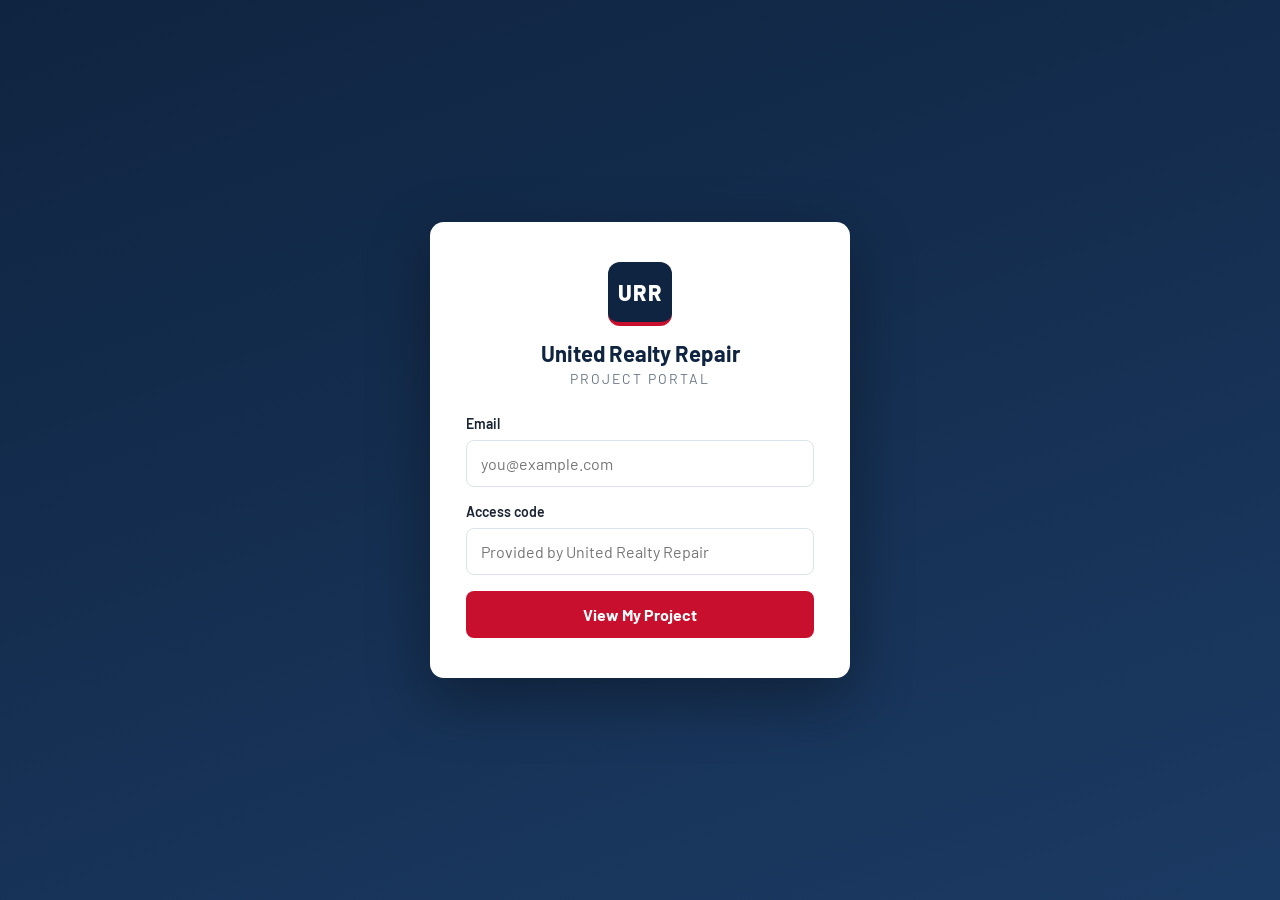
<file: portal/index (1).html>
<!DOCTYPE html>
<html lang="en">
<head>
  <meta charset="UTF-8" />
  <meta name="viewport" content="width=device-width, initial-scale=1.0" />
  <title>URR Project Portal</title>
  <link rel="preconnect" href="https://fonts.googleapis.com" />
  <link href="https://fonts.googleapis.com/css2?family=Barlow:wght@400;500;600;700;800&display=swap" rel="stylesheet" />
  <link rel="stylesheet" href="styles.css?v=45" />
</head>
<body>

  <!-- ============ LOGIN GATE ============ -->
  <div id="login-screen" class="screen">
    <div class="login-card">
      <div class="brand">
        <div class="brand-mark">URR</div>
        <h1>United Realty Repair</h1>
        <p class="tagline">Project Portal</p>
      </div>
      <label for="email-input">Email</label>
      <input type="email" id="email-input" placeholder="you@example.com" autocomplete="email" />
      <label for="code-input">Access code</label>
      <input type="password" id="code-input" placeholder="Provided by United Realty Repair" autocomplete="current-password" />
      <button id="login-btn">View My Project</button>
      <p id="login-error" class="error hidden">Access denied. Check your email and access code, or contact United Realty Repair.</p>
      <p id="login-wait" class="hidden" style="text-align:center;color:#6b7687;font-size:14px;margin-top:12px;">Checking…</p>
    </div>
  </div>

  <!-- ============ PORTAL ============ -->
  <div id="portal-screen" class="screen hidden">
    <header class="portal-header">
      <div class="header-left">
        <div class="brand-mark small">URR</div>
        <div>
          <div class="header-company">United Realty Repair</div>
          <div class="header-project" id="project-name">Project</div>
        </div>
      </div>
      <div class="header-right">
        <span id="user-badge" class="user-badge"></span>
        <button id="refresh-btn" title="Refresh files">&#8635; Refresh</button>
        <button id="logout-btn">Sign out</button>
      </div>
    </header>

    <nav id="tabs" class="tabs"></nav>

    <main id="content" class="content">

      <!-- ===== Overview ===== -->
      <div id="overview-section" class="hidden">
        <div class="ov-grid">
          <div class="ov-card ov-progress-card">
            <div class="ov-card-title">Project Progress</div>
            <div class="ov-progress-pct" id="ov-progress-pct">0%</div>
            <div class="progress-bar"><div class="progress-fill" id="ov-progress-fill"></div></div>
            <div class="ov-sub" id="ov-progress-detail"></div>
          </div>
          <div class="ov-card">
            <div class="ov-card-title">Budget</div>
            <div class="ov-big" id="ov-budget-total">—</div>
            <div class="ov-sub" id="ov-budget-detail"></div>
            <div class="progress-bar slim"><div class="progress-fill green" id="ov-budget-fill"></div></div>
          </div>
          <div class="ov-card">
            <div class="ov-card-title">Happening Now</div>
            <div id="ov-now"></div>
          </div>
          <div class="ov-card">
            <div class="ov-card-title">Up Next</div>
            <div id="ov-next"></div>
          </div>
        </div>
        <div class="ov-card hidden" id="ov-presence-card" style="margin-bottom:16px;">
          <div class="ov-card-title">Who's On The Portal</div>
          <div id="ov-presence"></div>
        </div>
        <div class="ov-row2">
          <div class="ov-card">
            <div class="ov-card-title">Latest Update</div>
            <div id="ov-latest-log" class="ov-log"></div>
          </div>
          <div class="ov-card">
            <div class="ov-card-title">Recent Files</div>
            <div id="ov-recent-files"></div>
          </div>
        </div>
      </div>

      <!-- ===== Calendar (Schedule tab) ===== -->
      <div id="calendar-section" class="hidden">
        <div class="cal-toolbar">
          <div class="cal-nav">
            <button id="cal-prev" class="cal-nav-btn">&#8249;</button>
            <div id="cal-month-label" class="cal-month-label"></div>
            <button id="cal-next" class="cal-nav-btn">&#8250;</button>
            <button id="cal-today" class="cal-today-btn">Today</button>
          </div>
          <button id="add-task-btn" class="add-task-btn hidden">+ Schedule Trade</button>
        </div>
        <div class="cal-weekdays">
          <div>Sun</div><div>Mon</div><div>Tue</div><div>Wed</div><div>Thu</div><div>Fri</div><div>Sat</div>
        </div>
        <div id="cal-grid" class="cal-grid"></div>
        <div id="upcoming-list" class="upcoming-list"></div>
      </div>

      <!-- ===== Budget ===== -->
      <div id="budget-section" class="hidden">
        <div class="section-toolbar">
          <div class="budget-summary">
            <div class="bs-item"><span class="bs-label">Contract Total</span><span class="bs-val" id="bs-total">$0</span></div>
            <div class="bs-item"><span class="bs-label">Paid</span><span class="bs-val green" id="bs-paid">$0</span></div>
            <div class="bs-item"><span class="bs-label">Remaining</span><span class="bs-val red" id="bs-remaining">$0</span></div>
          </div>
          <button id="add-budget-btn" class="add-task-btn hidden">+ Add Line Item</button>
        </div>
        <div class="progress-bar"><div class="progress-fill green" id="budget-fill"></div></div>
        <div id="budget-list" class="budget-list"></div>
        <div id="budget-empty" class="status-msg hidden">No budget items yet.</div>
      </div>

      <!-- ===== Daily Logs ===== -->
      <div id="logs-section" class="hidden">
        <div class="section-toolbar">
          <div class="section-title">Job Site Log</div>
          <button id="add-log-btn" class="add-task-btn hidden">+ Add Log Entry</button>
        </div>
        <div id="logs-list" class="logs-list"></div>
        <div id="logs-empty" class="status-msg hidden">No log entries yet.</div>
      </div>

      <!-- ===== Subs ===== -->
      <div id="subs-section" class="hidden">
        <div class="section-toolbar">
          <div class="section-title">Subcontractor Directory</div>
          <button id="add-sub-btn" class="add-task-btn">+ Add Subcontractor</button>
        </div>
        <div id="subs-list" class="subs-list"></div>
        <div id="subs-empty" class="status-msg hidden">No subcontractors yet. Add your crew so you can assign them on the schedule.</div>
      </div>

      <div id="loading" class="status-msg">Loading project files…</div>
      <div id="api-error" class="status-msg error hidden"></div>
      <div id="file-list" class="file-grid"></div>
      <div id="empty-msg" class="status-msg hidden">Nothing here yet. Check back soon.</div>
    </main>

    <!-- ===== Task modal ===== -->
    <div id="task-modal" class="modal-overlay hidden">
      <div class="modal">
        <h2 id="task-modal-title">Schedule a Trade</h2>
        <label>Trade</label>
        <select id="task-trade"></select>
        <label>Subcontractor</label>
        <select id="task-sub"><option value="">Not assigned yet</option></select>
        <label>Start date</label>
        <input type="date" id="task-start" />
        <label>End date</label>
        <input type="date" id="task-end" />
        <label>Status</label>
        <select id="task-status">
          <option value="scheduled">Scheduled</option>
          <option value="in-progress">In Progress</option>
          <option value="complete">Complete</option>
        </select>
        <label class="note-label customer">Note to Customer <span>— they'll see this</span></label>
        <input type="text" id="task-note-customer" placeholder="e.g. we'll be working in the kitchen this week" />
        <label class="note-label sub">Note to Sub <span>— they'll see this</span></label>
        <input type="text" id="task-note-sub" placeholder="e.g. rough-in only, bring your own ladder" />
        <label class="note-label private">Private Note <span>— only you see this</span></label>
        <input type="text" id="task-note-admin" placeholder="e.g. customer is difficult about noise, watch scheduling" />
        <div class="modal-actions">
          <button id="task-delete" class="btn-danger hidden">Delete</button>
          <span class="spacer"></span>
          <button id="task-cancel" class="btn-ghost">Cancel</button>
          <button id="task-save" class="btn-primary">Save</button>
        </div>
      </div>
    </div>

    <!-- ===== Task view modal (read-only for customer/sub) ===== -->
    <div id="task-view-modal" class="modal-overlay hidden">
      <div class="modal">
        <h2 id="tv-trade">Trade</h2>
        <div class="tv-row" id="tv-dates"></div>
        <div class="tv-row" id="tv-sub"></div>
        <div class="tv-row"><span id="tv-status" class="status-badge scheduled">Scheduled</span></div>
        <div class="tv-row tv-note hidden" id="tv-note-row">
          <div class="tv-note-label">Note from United Realty Repair</div>
          <div id="tv-note-text"></div>
        </div>
        <div class="modal-actions">
          <span class="spacer"></span>
          <button id="tv-close" class="btn-primary">Close</button>
        </div>
      </div>
    </div>

    <!-- ===== Budget modal ===== -->
    <div id="budget-modal" class="modal-overlay hidden">
      <div class="modal">
        <h2 id="budget-modal-title">Add Line Item</h2>
        <label>Description</label>
        <input type="text" id="budget-desc" placeholder="e.g. Kitchen remodel — labor & materials" />
        <label>Category</label>
        <select id="budget-cat"></select>
        <label>Amount ($)</label>
        <input type="number" id="budget-amount" min="0" step="0.01" placeholder="0.00" />
        <label>Paid so far ($)</label>
        <input type="number" id="budget-paid" min="0" step="0.01" placeholder="0.00" />
        <div class="modal-actions">
          <button id="budget-delete" class="btn-danger hidden">Delete</button>
          <span class="spacer"></span>
          <button id="budget-cancel" class="btn-ghost">Cancel</button>
        <button id="budget-save" class="btn-primary">Save</button>
        </div>
      </div>
    </div>

    <!-- ===== Log modal ===== -->
    <div id="log-modal" class="modal-overlay hidden">
      <div class="modal">
        <h2 id="log-modal-title">Add Log Entry</h2>
        <label>Date</label>
        <input type="date" id="log-date" />
        <label>Weather (optional)</label>
        <input type="text" id="log-weather" placeholder="e.g. Sunny, 85°F" />
        <label>Crew on site (optional)</label>
        <input type="text" id="log-crew" placeholder="e.g. Framing crew (4), electrician" />
        <label>What happened today</label>
        <textarea id="log-notes" rows="4" placeholder="Work completed, deliveries, inspections, issues..."></textarea>
        <label class="checkbox-row"><input type="checkbox" id="log-internal" /> Internal only (hide from customer &amp; subs)</label>
        <label>Photos (optional)</label>
        <input type="file" id="log-photos" accept="image/*" multiple />
        <div id="log-photo-status" class="photos-hint"></div>
        <div id="log-photo-previews" class="log-photo-strip"></div>
        <div class="modal-actions">
          <button id="log-delete" class="btn-danger hidden">Delete</button>
          <span class="spacer"></span>
          <button id="log-cancel" class="btn-ghost">Cancel</button>
          <button id="log-save" class="btn-primary">Save</button>
        </div>
      </div>
    </div>

    <!-- ===== Sub modal ===== -->
    <div id="sub-modal" class="modal-overlay hidden">
      <div class="modal">
        <h2 id="sub-modal-title">Add Subcontractor</h2>
        <label>Name</label>
        <input type="text" id="sub-name" placeholder="e.g. Mike Wilson" />
        <label>Company</label>
        <input type="text" id="sub-company" placeholder="e.g. MacW Holdings LLC" />
        <label>Trade</label>
        <select id="sub-trade"></select>
        <label>Phone</label>
        <input type="tel" id="sub-phone" placeholder="(208) 555-0100" />
        <label>Email</label>
        <input type="email" id="sub-email" placeholder="sub@example.com" />
        <label>Notes (optional)</label>
        <input type="text" id="sub-notes" placeholder="e.g. licensed & insured, prefers texts" />
        <div class="modal-actions">
          <button id="sub-delete" class="btn-danger hidden">Delete</button>
          <span class="spacer"></span>
          <button id="sub-cancel" class="btn-ghost">Cancel</button>
          <button id="sub-save" class="btn-primary">Save</button>
        </div>
      </div>
    </div>

    <!-- ===== Photo lightbox ===== -->
    <div id="lightbox" class="lightbox hidden">
      <button id="lightbox-close" class="lightbox-close">&times;</button>
      <img id="lightbox-img" alt="" class="hidden" />
      <iframe id="lightbox-frame" class="hidden" allow="autoplay"></iframe>
      <div id="lightbox-name" class="lightbox-name"></div>
    </div>

    <footer class="portal-footer">
      United Realty Repair &middot; Questions? Email <a href="mailto:info@unitedrealtyrepair.com">info@unitedrealtyrepair.com</a>
    </footer>
  </div>

  <script src="app.js?v=45"></script>
</body>
</html>
</file>
<file: portal/styles.css>
/* URR Portal v194 */
:root {
  --navy: #0f2440;
  --navy-light: #1b3a63;
  --red: #c8102e;
  --bg: #f4f6f9;
  --card: #ffffff;
  --text: #1a2333;
  --muted: #6b7789;
  --border: #dde3ec;
}

* { box-sizing: border-box; margin: 0; padding: 0; }

body {
  font-family: "Barlow", -apple-system, "Segoe UI", Roboto, sans-serif;
  background: var(--bg);
  color: var(--text);
  min-height: 100vh;
}

.hidden { display: none !important; }

/* ---------- Login ---------- */
#login-screen {
  min-height: 100vh;
  display: flex;
  align-items: center;
  justify-content: center;
  background: linear-gradient(160deg, var(--navy) 0%, var(--navy-light) 100%);
  padding: 24px;
}

.login-card {
  background: var(--card);
  border-radius: 14px;
  padding: 40px 36px;
  width: 100%;
  max-width: 420px;
  box-shadow: 0 20px 60px rgba(0,0,0,0.35);
}

.brand { text-align: center; margin-bottom: 28px; }

.brand-mark {
  display: inline-flex;
  align-items: center;
  justify-content: center;
  width: 64px; height: 64px;
  border-radius: 12px;
  background: var(--navy);
  color: #fff;
  font-weight: 800;
  font-size: 22px;
  letter-spacing: 1px;
  border-bottom: 4px solid var(--red);
  margin-bottom: 14px;
}

.brand-mark.small { width: 44px; height: 44px; font-size: 15px; margin: 0; border-radius: 9px; }

.brand h1 { font-size: 22px; font-weight: 700; color: var(--navy); }
.tagline { color: var(--muted); font-size: 14px; margin-top: 4px; text-transform: uppercase; letter-spacing: 2px; }

.login-card label { display: block; font-size: 14px; font-weight: 600; margin-bottom: 8px; color: var(--text); }

.login-card input {
  width: 100%;
  padding: 13px 14px;
  border: 1.5px solid var(--border);
  border-radius: 8px;
  font-size: 16px;
  font-family: inherit;
  margin-bottom: 16px;
}
.login-card input:focus { outline: none; border-color: var(--navy); }

.login-card button {
  width: 100%;
  padding: 14px;
  background: var(--red);
  color: #fff;
  border: none;
  border-radius: 8px;
  font-size: 16px;
  font-weight: 700;
  font-family: inherit;
  cursor: pointer;
  transition: background 0.15s;
}
.login-card button:hover { background: #a90d26; }

.error { color: var(--red); font-size: 14px; margin-top: 12px; text-align: center; }

/* ---------- Portal ---------- */
#portal-screen { display: flex; flex-direction: column; min-height: 100vh; }

.portal-header {
  background: var(--navy);
  color: #fff;
  display: flex;
  align-items: center;
  justify-content: space-between;
  padding: 14px 22px;
  gap: 12px;
  flex-wrap: wrap;
}

.header-left { display: flex; align-items: center; gap: 12px; }
.header-company { font-weight: 700; font-size: 15px; }
.header-project { font-size: 13px; color: #b9c5d8; }

.header-right { display: flex; align-items: center; gap: 10px; flex-wrap: wrap; }

.user-badge {
  background: rgba(255,255,255,0.12);
  padding: 5px 12px;
  border-radius: 20px;
  font-size: 12.5px;
}

.header-right button {
  background: transparent;
  color: #fff;
  border: 1px solid rgba(255,255,255,0.35);
  border-radius: 7px;
  padding: 7px 13px;
  font-family: inherit;
  font-size: 13px;
  cursor: pointer;
}
.header-right button:hover { background: rgba(255,255,255,0.12); }

.tabs {
  display: flex;
  gap: 2px;
  background: var(--navy-light);
  padding: 0 14px;
  overflow-x: auto;
}

.tab {
  padding: 13px 18px;
  color: #c5d0e2;
  font-weight: 600;
  font-size: 14px;
  cursor: pointer;
  border: none;
  background: transparent;
  font-family: inherit;
  white-space: nowrap;
  border-bottom: 3px solid transparent;
}
.tab:hover { color: #fff; }
.tab.active { color: #fff; border-bottom-color: var(--red); }

.content { flex: 1; padding: 26px 22px; max-width: 1100px; width: 100%; margin: 0 auto; }

.status-msg { text-align: center; color: var(--muted); padding: 40px 0; font-size: 15px; }
.status-msg.error { color: var(--red); white-space: pre-wrap; }

.file-grid {
  display: grid;
  grid-template-columns: repeat(auto-fill, minmax(240px, 1fr));
  gap: 14px;
}

.file-card {
  background: var(--card);
  border: 1px solid var(--border);
  border-radius: 10px;
  padding: 16px;
  text-decoration: none;
  color: var(--text);
  display: flex;
  flex-direction: column;
  gap: 8px;
  transition: box-shadow 0.15s, transform 0.15s;
}
.file-card:hover { box-shadow: 0 8px 22px rgba(15,36,64,0.12); transform: translateY(-2px); }

.file-thumb {
  width: 100%;
  height: 130px;
  object-fit: cover;
  border-radius: 7px;
  background: var(--bg);
}

.file-icon {
  font-size: 30px;
  height: 44px;
  display: flex;
  align-items: center;
}

.file-name { font-weight: 600; font-size: 14.5px; word-break: break-word; }
.file-meta { font-size: 12.5px; color: var(--muted); }

.portal-footer {
  text-align: center;
  padding: 18px;
  color: var(--muted);
  font-size: 13px;
  border-top: 1px solid var(--border);
}
.portal-footer a { color: var(--navy); font-weight: 600; }

/* ---------- Calendar ---------- */
.cal-toolbar { display: flex; justify-content: space-between; align-items: center; margin-bottom: 14px; flex-wrap: wrap; gap: 10px; }
.cal-nav { display: flex; align-items: center; gap: 8px; }
.cal-nav-btn { background: var(--card); border: 1px solid var(--border); border-radius: 7px; width: 34px; height: 34px; font-size: 18px; cursor: pointer; color: var(--navy); font-family: inherit; }
.cal-nav-btn:hover { background: #e9eef5; }
.cal-month-label { font-weight: 700; font-size: 18px; color: var(--navy); min-width: 160px; text-align: center; }
.cal-today-btn { background: var(--card); border: 1px solid var(--border); border-radius: 7px; padding: 7px 12px; font-family: inherit; font-size: 13px; cursor: pointer; color: var(--navy); font-weight: 600; }
.add-task-btn { background: var(--red); color: #fff; border: none; border-radius: 8px; padding: 10px 16px; font-family: inherit; font-size: 14px; font-weight: 700; cursor: pointer; }
.add-task-btn:hover { background: #a90d26; }

.cal-weekdays { display: grid; grid-template-columns: repeat(7, 1fr); text-align: center; font-size: 12px; font-weight: 700; color: var(--muted); text-transform: uppercase; letter-spacing: 1px; margin-bottom: 4px; }
.cal-grid { display: grid; grid-template-columns: repeat(7, 1fr); gap: 4px; margin-bottom: 22px; }
.cal-day { background: var(--card); border: 1px solid var(--border); border-radius: 8px; min-height: 86px; padding: 5px 6px; font-size: 12px; position: relative; }
.cal-day.other-month { opacity: 0.4; }
.cal-day.today { border-color: var(--red); border-width: 2px; }
.cal-day-num { font-weight: 700; color: var(--muted); margin-bottom: 3px; }
.cal-day.today .cal-day-num { color: var(--red); }
.cal-event { background: var(--navy); color: #fff; border-radius: 5px; padding: 2px 6px; margin-bottom: 2px; font-size: 11px; font-weight: 600; cursor: pointer; overflow: hidden; text-overflow: ellipsis; white-space: nowrap; }
.cal-event.continues { background: var(--navy-light); }
.cal-event:hover { background: var(--red); }

.upcoming-list { display: flex; flex-direction: column; gap: 8px; }
.upcoming-item { background: var(--card); border: 1px solid var(--border); border-left: 4px solid var(--navy); border-radius: 8px; padding: 12px 14px; display: flex; justify-content: space-between; align-items: center; gap: 10px; cursor: pointer; flex-wrap: wrap; }
.upcoming-item:hover { border-left-color: var(--red); }
.upcoming-trade { font-weight: 700; font-size: 14.5px; color: var(--navy); }
.upcoming-dates { font-size: 13px; color: var(--muted); }
.upcoming-sub { font-size: 12.5px; background: #eef2f8; border-radius: 14px; padding: 3px 10px; color: var(--navy); font-weight: 600; }
.upcoming-notes { font-size: 12.5px; color: var(--muted); width: 100%; }

/* ---------- Modal ---------- */
.modal-overlay { position: fixed; inset: 0; background: rgba(10,20,35,0.55); display: flex; align-items: center; justify-content: center; z-index: 50; padding: 20px; }
.modal {
  background: var(--card);
  border-radius: 12px;
  padding: 26px;
  width: 100%;
  max-width: 460px;
  box-shadow: 0 24px 70px rgba(0,0,0,0.4);
  max-height: calc(100vh - 48px);
  max-height: calc(100dvh - 48px);
  display: flex;
  flex-direction: column;
  overflow-y: auto;
  overscroll-behavior: contain;
}
.modal-actions {
  position: sticky;
  bottom: -26px;
  background: var(--card);
  padding: 14px 0 4px;
  margin-bottom: -8px;
}
.modal h2 { color: var(--navy); font-size: 19px; margin-bottom: 16px; }
.modal label { display: block; font-size: 13px; font-weight: 700; color: var(--text); margin: 12px 0 5px; }
.modal select, .modal input { width: 100%; padding: 10px 11px; border: 1.5px solid var(--border); border-radius: 8px; font-size: 14.5px; font-family: inherit; background: #fff; }
.modal select:focus, .modal input:focus { outline: none; border-color: var(--navy); }
.modal-actions { display: flex; align-items: center; gap: 10px; margin-top: 22px; }
.modal-actions .spacer { flex: 1; }
.btn-primary { background: var(--red); color: #fff; border: none; border-radius: 8px; padding: 10px 20px; font-family: inherit; font-weight: 700; font-size: 14px; cursor: pointer; }
.btn-primary:hover { background: #a90d26; }
.btn-ghost { background: transparent; color: var(--muted); border: 1px solid var(--border); border-radius: 8px; padding: 10px 16px; font-family: inherit; font-weight: 600; font-size: 14px; cursor: pointer; }
.btn-danger { background: transparent; color: var(--red); border: 1px solid var(--red); border-radius: 8px; padding: 10px 14px; font-family: inherit; font-weight: 700; font-size: 13px; cursor: pointer; }
.btn-danger:hover { background: var(--red); color: #fff; }

/* ============ v2.0 additions ============ */

/* ---- Section toolbar ---- */
.section-toolbar {
  display: flex;
  align-items: center;
  justify-content: space-between;
  gap: 16px;
  margin-bottom: 18px;
  flex-wrap: wrap;
}
.section-title { font-size: 20px; font-weight: 700; color: var(--navy); }

/* ---- Overview ---- */
.ov-grid {
  display: grid;
  grid-template-columns: repeat(auto-fit, minmax(230px, 1fr));
  gap: 16px;
  margin-bottom: 16px;
}
.ov-row2 {
  display: grid;
  grid-template-columns: repeat(auto-fit, minmax(300px, 1fr));
  gap: 16px;
}
.ov-card {
  background: var(--card);
  border: 1px solid var(--border);
  border-radius: 12px;
  padding: 20px;
}
.ov-card-title {
  font-size: 12px;
  font-weight: 700;
  text-transform: uppercase;
  letter-spacing: 1.2px;
  color: var(--muted);
  margin-bottom: 12px;
}
.ov-progress-pct { font-size: 40px; font-weight: 800; color: var(--navy); line-height: 1; margin-bottom: 10px; }
.ov-big { font-size: 30px; font-weight: 800; color: var(--navy); line-height: 1; margin-bottom: 8px; }
.ov-sub { font-size: 13px; color: var(--muted); margin-bottom: 8px; }

.progress-bar {
  height: 10px;
  background: #e8ecf3;
  border-radius: 6px;
  overflow: hidden;
}
.progress-bar.slim { height: 6px; }
.progress-fill {
  height: 100%;
  background: var(--red);
  border-radius: 6px;
  transition: width 0.4s;
  width: 0;
}
.progress-fill.green { background: #1f9d55; }

.ov-task { padding: 8px 0; border-bottom: 1px solid var(--border); }
.ov-task:last-child { border-bottom: none; }
.ov-task-trade { font-weight: 600; font-size: 14px; }
.ov-task-meta { font-size: 12px; color: var(--muted); margin-top: 2px; }
.ov-empty { font-size: 13px; color: var(--muted); font-style: italic; }
.ov-log-date { font-weight: 700; font-size: 13px; color: var(--navy); margin-bottom: 6px; }
.ov-log-notes { font-size: 14px; line-height: 1.5; white-space: pre-wrap; }
.ov-file-row {
  display: block;
  width: 100%;
  text-align: left;
  background: none;
  border: none;
  border-bottom: 1px solid var(--border);
  cursor: pointer;
  padding: 8px 0;
  font-size: 14px;
  font-family: inherit;
  color: var(--text);
  text-decoration: none;
  overflow: hidden;
  text-overflow: ellipsis;
  white-space: nowrap;
}
.ov-file-row:last-child { border-bottom: none; }
.ov-file-row:hover { color: var(--red); }

/* ---- Budget ---- */
.budget-summary { display: flex; gap: 28px; flex-wrap: wrap; }
.bs-item { display: flex; flex-direction: column; }
.bs-label { font-size: 11px; font-weight: 700; text-transform: uppercase; letter-spacing: 1px; color: var(--muted); }
.bs-val { font-size: 24px; font-weight: 800; color: var(--navy); }
.bs-val.green { color: #1f9d55; }
.bs-val.red { color: var(--red); }

#budget-section .progress-bar { margin: 14px 0 20px; }

.budget-list { display: flex; flex-direction: column; gap: 10px; }
.budget-row {
  background: var(--card);
  border: 1px solid var(--border);
  border-radius: 10px;
  padding: 14px 18px;
  display: flex;
  align-items: center;
  justify-content: space-between;
  gap: 14px;
  cursor: pointer;
  transition: border-color 0.15s, box-shadow 0.15s;
}
.budget-row:hover { border-color: var(--navy); box-shadow: 0 2px 10px rgba(15,36,64,0.08); }
.budget-desc { font-weight: 600; font-size: 15px; }
.budget-cat {
  display: inline-block;
  font-size: 11px;
  font-weight: 700;
  text-transform: uppercase;
  letter-spacing: 0.8px;
  color: var(--muted);
  background: #eef1f6;
  border-radius: 5px;
  padding: 2px 8px;
  margin-top: 6px;
}
.budget-amounts { text-align: right; flex-shrink: 0; }
.budget-amt { font-size: 17px; font-weight: 800; color: var(--navy); }
.budget-paid { font-size: 12px; color: var(--muted); margin-top: 2px; }
.budget-paid.full { color: #1f9d55; font-weight: 700; }

/* ---- Daily Logs ---- */
.logs-list { display: flex; flex-direction: column; gap: 12px; max-width: 760px; }
.log-card {
  background: var(--card);
  border: 1px solid var(--border);
  border-left: 4px solid var(--navy);
  border-radius: 10px;
  padding: 16px 20px;
  cursor: default;
}
.log-card.internal { border-left-color: var(--red); background: #fff9f9; }
.log-head { display: flex; align-items: center; gap: 10px; margin-bottom: 4px; }
.log-date { font-weight: 700; font-size: 15px; color: var(--navy); }
.internal-tag {
  font-size: 10px;
  font-weight: 800;
  letter-spacing: 1px;
  color: #fff;
  background: var(--red);
  border-radius: 4px;
  padding: 2px 7px;
}
.log-meta { font-size: 13px; color: var(--muted); margin-bottom: 8px; }
.log-notes { font-size: 14px; line-height: 1.55; white-space: pre-wrap; }

/* ---- Subs ---- */
.subs-list {
  display: grid;
  grid-template-columns: repeat(auto-fill, minmax(280px, 1fr));
  gap: 14px;
}
.sub-card {
  background: var(--card);
  border: 1px solid var(--border);
  border-radius: 10px;
  padding: 16px 18px;
  cursor: pointer;
  transition: border-color 0.15s, box-shadow 0.15s;
}
.sub-card:hover { border-color: var(--navy); box-shadow: 0 2px 10px rgba(15,36,64,0.08); }
.sub-head { display: flex; align-items: flex-start; justify-content: space-between; gap: 8px; }
.sub-name { font-weight: 700; font-size: 16px; color: var(--navy); }
.sub-trade {
  font-size: 10px;
  font-weight: 700;
  text-transform: uppercase;
  letter-spacing: 0.6px;
  color: #fff;
  background: var(--navy);
  border-radius: 4px;
  padding: 3px 8px;
  flex-shrink: 0;
  max-width: 140px;
  text-align: center;
}
.sub-contact-name { font-size: 13px; color: var(--muted); margin-top: 2px; }
.sub-lines { margin-top: 10px; display: flex; flex-direction: column; gap: 5px; }
.sub-line { font-size: 13px; }
.sub-line a { color: var(--text); text-decoration: none; }
.sub-line a:hover { color: var(--red); }

/* ---- Status badges ---- */
.status-badge {
  font-size: 11px;
  font-weight: 700;
  text-transform: uppercase;
  letter-spacing: 0.6px;
  border-radius: 5px;
  padding: 3px 9px;
  flex-shrink: 0;
}
.status-badge.scheduled { background: #eef1f6; color: var(--muted); }
.status-badge.in-progress { background: #fff3e0; color: #b26a00; }
.status-badge.complete { background: #e5f6ec; color: #1f9d55; }

.cal-event.done {
  opacity: 0.7;
  background: #f1f4f8 !important;
  color: #8a94a6;
  font-weight: 500;
  font-size: 9px;
  padding: 1px 5px;
  border-radius: 3px;
}

/* ---- Modal extras ---- */
.modal textarea {
  width: 100%;
  padding: 11px 12px;
  border: 1.5px solid var(--border);
  border-radius: 8px;
  font-size: 14px;
  font-family: inherit;
  margin-bottom: 14px;
  resize: vertical;
}
.modal textarea:focus { outline: none; border-color: var(--navy); }
.checkbox-row {
  display: flex !important;
  align-items: center;
  gap: 8px;
  font-weight: 500 !important;
  cursor: pointer;
  margin-bottom: 14px !important;
}
.checkbox-row input { width: auto !important; margin: 0 !important; }

/* ---- Sync status dot ---- */
.user-badge { position: relative; padding-right: 22px !important; }
.user-badge[data-sync]::after {
  content: "";
  position: absolute;
  right: 9px;
  top: 50%;
  transform: translateY(-50%);
  width: 8px; height: 8px;
  border-radius: 50%;
  background: #2ecc71;
}
.user-badge[data-sync="offline"]::after { background: #e67e22; }

.log-author { font-size: 12px; color: var(--muted); margin-top: 8px; font-style: italic; }

.tv-row { font-size: 15px; margin-bottom: 12px; }

/* ---- Task note channels ---- */
.note-label { display: flex; align-items: baseline; gap: 6px; }
.note-label span { font-size: 11px; font-weight: 500; color: var(--muted); text-transform: none; letter-spacing: 0; }
.note-label.customer { color: #1f7a9d; }
.note-label.sub { color: #8a5b1f; }
.note-label.private { color: var(--red); }

.tv-note {
  background: #f4f6fa;
  border-radius: 8px;
  padding: 12px 14px;
  margin-top: 4px;
}
.tv-note-label {
  font-size: 11px;
  font-weight: 700;
  text-transform: uppercase;
  letter-spacing: 0.6px;
  color: var(--muted);
  margin-bottom: 4px;
}

/* ---- Sub photo uploads ---- */
.photos-toolbar {
  grid-column: 1 / -1;
  display: flex;
  align-items: center;
  gap: 14px;
  flex-wrap: wrap;
}
.photos-add { text-decoration: none; display: inline-block; }
.photos-hint { font-size: 13px; color: var(--muted); }
.photos-divider {
  grid-column: 1 / -1;
  font-size: 12px;
  font-weight: 700;
  text-transform: uppercase;
  letter-spacing: 1.2px;
  color: var(--muted);
  border-top: 1px solid var(--border);
  padding-top: 14px;
  margin-top: 6px;
}
.photos-divider { display: flex; align-items: center; gap: 14px; flex-wrap: wrap; }
.album-perms { display: inline-flex; align-items: center; gap: 6px; flex-wrap: wrap; text-transform: none; letter-spacing: 0; }
.album-perms-label { font-size: 11px; font-weight: 700; color: var(--muted); }
.perm-chip {
  border: 1px solid var(--border);
  background: #f4f6fa;
  color: var(--muted);
  border-radius: 20px;
  padding: 4px 12px;
  font-family: inherit;
  font-size: 12px;
  font-weight: 600;
  cursor: pointer;
}
.perm-chip:hover { border-color: var(--navy); }
.perm-chip.on { background: #e5f6ec; border-color: #1f9d55; color: #1f9d55; }
.album-empty { grid-column: 1 / -1; }

/* ---- Lightbox ---- */
.lightbox {
  position: fixed;
  inset: 0;
  background: rgba(8,14,24,0.92);
  z-index: 100;
  display: flex;
  flex-direction: column;
  align-items: center;
  justify-content: center;
  padding: 30px;
}
.lightbox img {
  max-width: 92vw;
  max-height: 84vh;
  border-radius: 8px;
  box-shadow: 0 20px 80px rgba(0,0,0,0.6);
  background: #111;
}
.lightbox-name { color: #cdd6e4; font-size: 14px; margin-top: 14px; }
.lightbox-close {
  position: absolute;
  top: 18px;
  right: 26px;
  background: none;
  border: none;
  color: #fff;
  font-size: 40px;
  line-height: 1;
  cursor: pointer;
  font-family: inherit;
}
.lightbox-close:hover { color: var(--red); }
.file-thumb { width: 100%; height: 140px; object-fit: cover; border-radius: 8px; margin-bottom: 10px; background: #eef1f6; }

.lightbox iframe {
  width: min(92vw, 1000px);
  height: 84vh;
  border: none;
  border-radius: 8px;
  background: #fff;
  box-shadow: 0 20px 80px rgba(0,0,0,0.6);
}

/* ============ Mobile responsive ============ */
@media (max-width: 720px) {
  .portal-header {
    flex-wrap: wrap;
    gap: 10px;
    padding: 12px 14px;
  }
  .header-right { flex-wrap: wrap; gap: 8px; }
  .user-badge { font-size: 12px; max-width: 100%; overflow: hidden; text-overflow: ellipsis; }
  .portal-header button { padding: 8px 12px; font-size: 13px; }

  .tabs {
    overflow-x: auto;
    -webkit-overflow-scrolling: touch;
    scrollbar-width: none;
    white-space: nowrap;
  }
  .tabs::-webkit-scrollbar { display: none; }
  .tab { padding: 12px 13px; font-size: 14px; flex-shrink: 0; }

  .content { padding: 14px 10px; }

  /* Calendar tightened for phones */
  .cal-toolbar { flex-wrap: wrap; gap: 10px; }
  .cal-month-label { font-size: 17px; }
  .cal-weekdays div { font-size: 10px; }
  .cal-grid { gap: 3px; }
  .cal-day { min-height: 58px; padding: 3px; border-radius: 6px; }
  .cal-day-num { font-size: 10px; }
  .cal-event {
    font-size: 8.5px;
    padding: 2px 3px;
    border-radius: 3px;
    margin-top: 2px;
    overflow: hidden;
    text-overflow: ellipsis;
    white-space: nowrap;
  }

  .upcoming-item { flex-wrap: wrap; gap: 8px; padding: 12px 14px; }
  .ov-grid, .ov-row2 { grid-template-columns: 1fr; }
  .budget-summary { gap: 16px; }
  .bs-val { font-size: 19px; }
  .file-grid { grid-template-columns: repeat(auto-fill, minmax(140px, 1fr)); gap: 10px; }
  .file-thumb { height: 110px; }
  .modal-overlay { align-items: flex-start; padding: 12px; }
  .modal { max-width: 100%; padding: 20px 16px; max-height: calc(100dvh - 24px); }
  .photos-toolbar { gap: 8px; }
  .section-toolbar { gap: 10px; }
}

/* Fix: uneven calendar columns — long event pills can't stretch their column */
.cal-grid, .cal-weekdays { grid-template-columns: repeat(7, minmax(0, 1fr)) !important; }
.cal-day { min-width: 0; overflow: hidden; }
.cal-event {
  overflow: hidden;
  text-overflow: ellipsis;
  white-space: nowrap;
  max-width: 100%;
}

/* ---- Log photo attachments & dest pickers ---- */
.log-photo-strip { display: flex; gap: 8px; flex-wrap: wrap; margin-top: 10px; }
.log-photo-strip img {
  width: 74px; height: 74px;
  object-fit: cover;
  border-radius: 8px;
  cursor: pointer;
  background: #eef1f6;
  border: 1px solid var(--border);
}
.dest-select {
  padding: 10px 12px;
  border: 1.5px solid var(--border);
  border-radius: 8px;
  font-family: inherit;
  font-size: 13px;
  background: #fff;
  max-width: 46vw;
}
#log-photos { margin-bottom: 8px; font-family: inherit; font-size: 13px; }

/* ---- Project switcher ---- */
.project-switcher {
  background: rgba(255,255,255,0.12);
  color: #fff;
  border: 1px solid rgba(255,255,255,0.25);
  border-radius: 7px;
  padding: 4px 8px;
  font-family: inherit;
  font-size: 13px;
  font-weight: 600;
  max-width: 60vw;
}
.project-switcher option { color: #0f2440; }

.photos-divider.clickable { cursor: pointer; user-select: none; }
.photos-divider.clickable:hover { color: var(--navy); }

/* ---- Folder explorer ---- */
.crumb-bar {
  grid-column: 1 / -1;
  display: flex;
  align-items: center;
  gap: 6px;
  flex-wrap: wrap;
  margin-bottom: 4px;
}
.crumb {
  background: #eef1f6;
  border: none;
  border-radius: 7px;
  padding: 7px 13px;
  font-family: inherit;
  font-size: 14px;
  font-weight: 600;
  color: var(--navy);
  cursor: pointer;
}
.crumb:hover { background: #dfe5ee; }
.crumb.current { background: var(--navy); color: #fff; cursor: default; }
.crumb-sep { color: var(--muted); font-size: 15px; }
.crumb-perms { grid-column: 1 / -1; }

.folder-tile {
  background: var(--card);
  border: 1px solid var(--border);
  border-radius: 12px;
  padding: 22px 16px;
  text-align: center;
  cursor: pointer;
  font-family: inherit;
  transition: border-color 0.15s, box-shadow 0.15s, transform 0.1s;
}
.folder-tile:hover {
  border-color: var(--navy);
  box-shadow: 0 3px 14px rgba(15,36,64,0.10);
  transform: translateY(-1px);
}
.folder-tile-icon { font-size: 38px; line-height: 1; margin-bottom: 10px; }
.folder-tile-name { font-weight: 700; font-size: 15px; color: var(--navy); word-break: break-word; }
.folder-tile-count { font-size: 12px; color: var(--muted); margin-top: 4px; }

/* ---- Lightbox navigation ---- */
.lightbox-nav {
  position: absolute;
  top: 50%;
  transform: translateY(-50%);
  background: rgba(255,255,255,0.14);
  border: none;
  color: #fff;
  font-size: 44px;
  line-height: 1;
  width: 58px;
  height: 84px;
  border-radius: 12px;
  cursor: pointer;
  font-family: inherit;
}
.lightbox-nav:hover { background: rgba(255,255,255,0.28); }
.lightbox-nav.prev { left: 16px; }
.lightbox-nav.next { right: 16px; }
.lightbox-counter {
  position: absolute;
  top: 22px;
  left: 50%;
  transform: translateX(-50%);
  color: #cdd6e4;
  font-size: 14px;
  font-weight: 600;
  background: rgba(0,0,0,0.35);
  padding: 5px 14px;
  border-radius: 16px;
}
@media (max-width: 720px) {
  .lightbox-nav { width: 44px; height: 64px; font-size: 34px; }
  .lightbox-nav.prev { left: 6px; }
  .lightbox-nav.next { right: 6px; }
}

/* ---- File delete + lightbox open ---- */
.file-card { position: relative; }
.file-del {
  position: absolute;
  top: 8px;
  right: 8px;
  background: rgba(255,255,255,0.92);
  border: 1px solid var(--border);
  border-radius: 8px;
  font-size: 14px;
  padding: 4px 7px;
  cursor: pointer;
  opacity: 0.75;
}
.file-del:hover { opacity: 1; border-color: #c0392b; }
.lightbox-open {
  position: absolute;
  bottom: 22px;
  left: 50%;
  transform: translateX(-50%);
  color: #fff;
  background: rgba(255,255,255,0.16);
  padding: 8px 18px;
  border-radius: 9px;
  font-size: 14px;
  font-weight: 600;
  text-decoration: none;
}
.lightbox-open:hover { background: rgba(255,255,255,0.3); }

/* Scrollable multi-page PDF preview (esp. iOS) */
#lightbox-frame {
  width: min(92vw, 980px);
  height: 82vh;
  border: none;
  border-radius: 10px;
  background: #fff;
  overflow: auto;
  -webkit-overflow-scrolling: touch;
}

/* ---- Header presence badge ---- */
.presence-wrap { position: relative; display: inline-block; }
.presence-badge {
  background: rgba(255,255,255,0.10);
  border: 1px solid rgba(255,255,255,0.25);
  color: #cdd6e4;
  border-radius: 9px;
  padding: 8px 13px;
  font-family: inherit;
  font-size: 13px;
  font-weight: 600;
  cursor: pointer;
}
.presence-badge.has-online { color: #2ecc71; border-color: rgba(46,204,113,0.5); }
.presence-pop {
  position: absolute;
  right: 0;
  top: calc(100% + 8px);
  background: #fff;
  color: var(--ink, #1c2b3a);
  border: 1px solid var(--border);
  border-radius: 12px;
  box-shadow: 0 10px 32px rgba(10,20,40,0.25);
  min-width: 320px;
  max-width: 92vw;
  max-height: 60vh;
  overflow: auto;
  padding: 6px 14px;
  z-index: 60;
}
@media (max-width: 720px) {
  .presence-pop { position: fixed; left: 3vw; right: 3vw; top: 118px; min-width: 0; max-width: 94vw; }
}

/* ---- Messages ---- */
.msg-pop { min-width: 360px; display: flex; flex-direction: column; padding: 10px 12px; }
.msg-user-select { width: 100%; margin-bottom: 8px; }
.msg-thread { max-height: 42vh; overflow: auto; padding: 4px 2px; }
.msg-wrap-line { display: flex; flex-direction: column; margin: 7px 0; }
.msg-wrap-line.mine { align-items: flex-end; }
.msg-wrap-line.theirs { align-items: flex-start; }
.msg-bubble {
  max-width: 85%;
  padding: 9px 13px;
  border-radius: 14px;
  font-size: 14px;
  line-height: 1.35;
  white-space: pre-wrap;
  word-break: break-word;
}
.msg-bubble.mine { background: var(--navy); color: #fff; border-bottom-right-radius: 4px; }
.msg-bubble.theirs { background: #eef1f6; color: #1c2b3a; border-bottom-left-radius: 4px; }
.msg-time { font-size: 11px; color: var(--muted); margin-top: 3px; }
.msg-input-bar { display: flex; gap: 8px; margin-top: 8px; }
.msg-input-bar input {
  flex: 1;
  border: 1px solid var(--border);
  border-radius: 9px;
  padding: 9px 12px;
  font-family: inherit;
  font-size: 14px;
}
@media (max-width: 720px) {
  .msg-pop { position: fixed; left: 3vw; right: 3vw; top: 110px; min-width: 0; }
}

/* Open-full sits above the filename, admin-only */
.lightbox-open { bottom: 58px; }

.notify-row { margin: 10px 0 4px; grid-column: 1 / -1; }


/* ---- Logo ---- */
.login-logo { width: 240px; max-width: 72%; height: auto !important; aspect-ratio: auto; object-fit: contain; display: block; margin: 0 auto 14px; }
.header-logo {
  height: 50px;
  width: 50px;
  object-fit: contain;
  background: #fff;
  border-radius: 12px;
  padding: 6px;
  box-shadow: 0 1px 6px rgba(0,0,0,0.25);
}
@media (max-width: 720px) { .header-logo { height: 44px; width: 44px; } }

/* ===== Invoices (v66) ===== */
.inv-form {
  background: #fff;
  border: 1px solid #e4e9f1;
  border-radius: 12px;
  padding: 18px 20px;
  margin-bottom: 18px;
  max-width: 520px;
}
.inv-form label {
  display: block;
  font-size: 13px;
  font-weight: 600;
  color: #40506a;
  margin: 12px 0 4px;
}
.inv-form input[type="text"],
.inv-form input[type="number"] {
  width: 100%;
  padding: 10px 12px;
  border: 1.5px solid #dde3ec;
  border-radius: 8px;
  font-family: inherit;
  font-size: 14px;
  box-sizing: border-box;
}
.inv-form input[type="file"] { font-size: 14px; }
.inv-form .btn-primary { margin-top: 14px; }
.inv-privacy {
  font-size: 13px;
  color: #5a6b84;
  background: #f2f6fc;
  border-left: 3px solid #0f2440;
  padding: 10px 12px;
  border-radius: 6px;
  margin: 0 0 4px;
}
.inv-card .status-badge { margin-left: auto; }
.inv-actions {
  display: flex;
  gap: 8px;
  margin-top: 12px;
  flex-wrap: wrap;
}
.inv-btn {
  font-size: 13px;
  padding: 7px 14px;
  text-decoration: none;
  display: inline-flex;
  align-items: center;
}

/* ===== Lightbox download button (v69) — prominent, clear of PDF toolbar ===== */
.lightbox-dl {
  position: fixed;
  top: 16px;
  left: 16px;
  bottom: auto;
  transform: none;
  background: #c8102e;
  color: #fff;
  border: none;
  border-radius: 9px;
  padding: 10px 20px;
  font-family: inherit;
  font-size: 15px;
  font-weight: 700;
  cursor: pointer;
  box-shadow: 0 2px 10px rgba(0,0,0,0.35);
  z-index: 10;
}
.lightbox-dl:hover { background: #a80d26; }
.lightbox-dl:disabled { opacity: .7; cursor: default; }
@media (max-width: 720px) {
  .lightbox-dl { top: 12px; left: 12px; padding: 9px 16px; font-size: 14px; }
}

/* ===== In-portal PDF viewer (v70) ===== */
#lightbox-pdf {
  width: min(94vw, 1100px);
  height: 84vh;
  overflow: auto;
  background: #2a2f38;
  border-radius: 10px;
  padding: 12px;
  box-sizing: border-box;
  -webkit-overflow-scrolling: touch;
  text-align: center;
}
.pdf-page {
  display: inline-block;
  background: #fff;
  box-shadow: 0 2px 12px rgba(0,0,0,0.4);
  margin: 0 auto 14px;
  border-radius: 3px;
  max-width: none;
}
.pdf-loading { color: #cdd6e4; padding: 40px 0; font-size: 15px; }
.pdf-zoom-bar {
  position: sticky;
  top: 0;
  z-index: 5;
  display: inline-flex;
  align-items: center;
  gap: 10px;
  background: rgba(15,36,64,0.92);
  border-radius: 20px;
  padding: 6px 14px;
  margin-bottom: 10px;
}
.pdf-zoom-bar button {
  background: rgba(255,255,255,0.15);
  color: #fff;
  border: none;
  border-radius: 50%;
  width: 30px;
  height: 30px;
  font-size: 18px;
  font-weight: 700;
  cursor: pointer;
  line-height: 1;
}
.pdf-zoom-bar button:hover { background: rgba(255,255,255,0.3); }
.pdf-zoom-bar span { color: #fff; font-size: 13px; font-weight: 600; min-width: 44px; text-align: center; }
@media (max-width: 720px) {
  #lightbox-pdf { width: 96vw; height: 80vh; padding: 8px; }
}

/* ===== Multi-select + ZIP (v70) ===== */
.select-bar {
  display: flex;
  align-items: center;
  gap: 10px;
  width: 100%;
  margin: 2px 0 12px;
  flex-wrap: wrap;
}
.select-toggle { font-size: 13.5px; }
.select-dl { font-size: 14px; }
.select-dl:disabled { opacity: .65; cursor: default; }
.file-card.selectable { cursor: pointer; }
.file-card.selected { outline: 3px solid #c8102e; outline-offset: -3px; border-radius: 12px; }
.file-check {
  position: absolute;
  top: 8px;
  left: 8px;
  width: 26px;
  height: 26px;
  border-radius: 50%;
  background: rgba(255,255,255,0.95);
  border: 2px solid #c8102e;
  color: #fff;
  font-size: 15px;
  font-weight: 800;
  display: flex;
  align-items: center;
  justify-content: center;
  z-index: 3;
  pointer-events: none;
}
.file-check.on { background: #c8102e; }

/* ===== Select bar docked in toolbar (v71) ===== */
.select-bar-docked {
  margin: 0 0 0 auto;
  width: auto;
}
@media (max-width: 720px) {
  .select-bar-docked { margin: 8px 0 0; width: 100%; }
}

/* ===== Sub documents (admin only, v73) ===== */
.sub-docs {
  margin-top: 12px;
  border-top: 1px solid #e4e9f1;
  padding-top: 10px;
}
.sub-docs-title {
  font-size: 12px;
  font-weight: 700;
  color: #40506a;
  text-transform: uppercase;
  letter-spacing: .4px;
  margin-bottom: 6px;
}
.sub-doc-row {
  display: flex;
  align-items: center;
  gap: 6px;
  padding: 3px 0;
}
.sub-doc-name {
  background: none;
  border: none;
  font-family: inherit;
  font-size: 13.5px;
  color: #0f2440;
  cursor: pointer;
  text-align: left;
  padding: 4px 6px;
  border-radius: 6px;
  flex: 1;
  overflow: hidden;
  text-overflow: ellipsis;
  white-space: nowrap;
}
.sub-doc-name:hover { background: #f2f6fc; }
.sub-doc-del {
  background: none;
  border: none;
  cursor: pointer;
  font-size: 13px;
  opacity: .6;
  padding: 4px;
}
.sub-doc-del:hover { opacity: 1; }
.sub-doc-empty { font-size: 13px; color: #8a96a8; padding: 2px 0 4px; }
.sub-doc-addbar { margin-top: 6px; }
.sub-doc-add { font-size: 13px; padding: 6px 12px; }

/* ===== Estimate builder (v74) ===== */
.modal-wide { max-width: 980px; width: min(96vw, 980px); max-height: 92vh; overflow-y: auto; }
.est-head-grid { display: grid; grid-template-columns: repeat(4, 1fr); gap: 12px; }
.est-head-grid label, .est-adjust-grid label { display: block; font-size: 12.5px; font-weight: 600; color: #40506a; margin: 10px 0 4px; }
.lbl-hint { font-weight: 400; color: #8a96a8; font-size: 11.5px; }
.est-section { border: 1px solid #e4e9f1; border-radius: 10px; padding: 12px 14px; margin: 14px 0; background: #fbfcfe; }
.est-sec-head { display: flex; align-items: center; gap: 10px; margin-bottom: 8px; }
.est-sec-name { flex: 1; font-weight: 700; font-size: 15px; padding: 8px 10px; border: 1.5px solid #dde3ec; border-radius: 8px; font-family: inherit; }
.est-sec-total { font-weight: 800; color: #0f2440; white-space: nowrap; }
.est-x { background: none; border: none; color: #b04; cursor: pointer; font-size: 14px; padding: 4px 6px; }
.est-row { display: grid; grid-template-columns: 1fr 64px 88px 130px 34px 90px 26px; gap: 6px; align-items: center; margin-bottom: 4px; }
.est-cols { font-size: 11px; font-weight: 700; color: #8a96a8; text-transform: uppercase; letter-spacing: .3px; }
.est-cols span:nth-child(5) { text-align: center; }
.est-row input, .est-row select { padding: 7px 8px; border: 1.5px solid #dde3ec; border-radius: 7px; font-family: inherit; font-size: 13.5px; width: 100%; box-sizing: border-box; }
.est-field { display: block; width: 100%; }
.est-field > input { padding: 7px 8px; border: 1.5px solid #dde3ec; border-radius: 7px; font-family: inherit; font-size: 13.5px; width: 100%; box-sizing: border-box; }
.est-markup { display: flex; gap: 4px; }
.est-markup select { width: 48px; flex: none; }
.est-taxchk { justify-self: center; width: 16px; height: 16px; }
.est-line-total { font-weight: 700; font-size: 13.5px; text-align: right; color: #0f2440; }
.est-row-extra { display: flex; gap: 10px; align-items: center; margin: 0 0 10px; padding-left: 4px; }
.est-item-notes { flex: 1; padding: 6px 8px; border: 1px dashed #dde3ec; border-radius: 7px; font-family: inherit; font-size: 12.5px; color: #5a6b84; }
/* The notes textarea is a direct child of the .est-row grid. On desktop it
   must span the whole width on its own line under the description — otherwise
   it drops into the QTY column and blows the row height out. */
.est-row > .est-item-notes { grid-column: 1 / -1; margin-top: 4px; }
.est-thumb-strip { display: flex; gap: 8px; flex-wrap: wrap; align-items: center; margin: 6px 0; }
.est-thumb-wrap { position: relative; display: inline-block; }
.est-thumb { width: 62px; height: 62px; object-fit: cover; border-radius: 8px; border: 1px solid #dde3ec; cursor: pointer; }
.est-thumb-x { position: absolute; top: -6px; right: -6px; background: #c8102e; color: #fff; border: none; border-radius: 50%; width: 20px; height: 20px; font-size: 11px; cursor: pointer; line-height: 1; }
.est-photo-add { font-size: 13px; padding: 6px 10px; }
.est-add-item, .est-add-sec { font-size: 13.5px; margin: 4px 0 8px; }
.est-adjust-grid { display: grid; grid-template-columns: repeat(4, 1fr); gap: 12px; margin-top: 8px; }
.est-pair { display: flex; gap: 6px; }
.est-pair select { width: 56px; flex: none; padding: 8px 6px; border: 1.5px solid #dde3ec; border-radius: 7px; font-family: inherit; }
.est-pair input, .est-adjust-grid input[type="number"] { width: 100%; padding: 8px 10px; border: 1.5px solid #dde3ec; border-radius: 7px; font-family: inherit; box-sizing: border-box; }
.est-sums { margin: 14px 0 6px; border-top: 2px solid #0f2440; padding-top: 10px; }
.est-sums > div { display: flex; justify-content: space-between; padding: 3px 0; font-size: 14px; color: #40506a; }
.est-sums .est-grand { font-size: 18px; color: #0f2440; font-weight: 800; border-top: 1px solid #e4e9f1; margin-top: 4px; padding-top: 8px; }
.est-sums .est-margin { color: #c8102e; font-size: 13px; border-top: 1px dashed #e4e9f1; margin-top: 6px; padding-top: 8px; }
.est-sched-row { display: grid; grid-template-columns: 1fr 130px 26px; gap: 6px; margin-bottom: 4px; }
.est-sched-row input { padding: 7px 8px; border: 1.5px solid #dde3ec; border-radius: 7px; font-family: inherit; }
#est-terms { width: 100%; padding: 10px 12px; border: 1.5px solid #dde3ec; border-radius: 8px; font-family: inherit; font-size: 13px; box-sizing: border-box; }
.est-margin-line { font-size: 12.5px; color: #c8102e; margin-top: 6px; font-weight: 600; }
.est-attach-name { flex: 1; font-size: 13.5px; color: #0f2440; }

/* Customer estimate view */
.ev-section { margin: 14px 0; }
.ev-sec-name { font-weight: 800; color: #0f2440; font-size: 15px; margin: 12px 0 6px; border-bottom: 2px solid #0f2440; padding-bottom: 4px; }
.ev-row { display: grid; grid-template-columns: 1fr 56px 96px 100px; gap: 8px; padding: 6px 0; border-bottom: 1px solid #eef2f7; font-size: 14px; }
.ev-row span:nth-child(n+2) { text-align: right; }
.ev-cols { font-size: 11px; font-weight: 700; color: #8a96a8; text-transform: uppercase; border-bottom: 1px solid #dde3ec; }
.ev-item-notes { font-size: 12.5px; color: #5a6b84; margin-top: 2px; }
.ev-sums { margin-top: 10px; }
.ev-strip { margin: 8px 0; }
.ev-thumb { width: 88px; height: 88px; }
.ev-terms-text { white-space: pre-wrap; font-size: 12.5px; max-height: 220px; overflow-y: auto; }
.ev-sign { margin-top: 14px; border-top: 1px solid #e4e9f1; padding-top: 10px; }
.ev-sign label { display: block; font-size: 13px; font-weight: 600; color: #40506a; margin: 8px 0 4px; }
.ev-sign input[type="text"] { width: 100%; padding: 10px 12px; border: 1.5px solid #dde3ec; border-radius: 8px; font-family: inherit; box-sizing: border-box; }
.ev-attach { display: block; width: 100%; }
.status-badge.declined { background: #fbe9ec; color: #c8102e; }
.status-badge.in-progress { }
@media (max-width: 720px) {
  .est-head-grid, .est-adjust-grid { grid-template-columns: 1fr 1fr; }
  .est-row { grid-template-columns: 1fr 52px 72px 108px 28px 76px 22px; }
  .ev-row { grid-template-columns: 1fr 44px 76px 84px; font-size: 13px; }
}

/* ===== Branded estimate document (v75) ===== */
.est-doc { background: #fff; padding: 8px 6px 4px; }
.doc-head { display: flex; justify-content: space-between; gap: 20px; border-bottom: 4px solid #0f2440; padding-bottom: 14px; }
.doc-co { display: flex; gap: 14px; align-items: flex-start; }
.doc-logo { width: 150px; height: auto; }
.doc-co-info { font-size: 12.5px; color: #40506a; line-height: 1.5; }
.doc-co-info b { color: #0f2440; font-size: 14px; }
.doc-meta { text-align: right; min-width: 240px; }
.doc-kind { font-size: 26px; font-weight: 800; color: #c8102e; letter-spacing: 2px; margin-bottom: 6px; }
.doc-meta-grid { display: grid; grid-template-columns: auto auto; gap: 2px 12px; justify-content: end; font-size: 12.5px; }
.doc-meta-grid span { color: #8a96a8; text-align: right; }
.doc-meta-grid b { color: #0f2440; text-align: right; }
.doc-billto { margin-top: 10px; font-size: 12.5px; text-align: right; color: #40506a; }
.doc-billto span { display: block; color: #8a96a8; font-size: 11px; text-transform: uppercase; letter-spacing: .4px; }
.doc-billto b { color: #0f2440; font-size: 14px; }
.doc-title { font-size: 17px; font-weight: 800; color: #0f2440; margin: 12px 0 2px; }
.doc-approved { background: #e8f6ec; color: #1c7c3c; border-left: 3px solid #1c7c3c; padding: 8px 12px; border-radius: 6px; font-weight: 700; font-size: 13.5px; margin: 10px 0; }
.doc-sums { max-width: 340px; margin-left: auto; }
.doc-notes, .doc-terms { margin-top: 8px; font-size: 13px; color: #40506a; }
.doc-foot { margin-top: 18px; border-top: 2px solid #c8102e; padding-top: 8px; font-size: 11.5px; color: #8a96a8; text-align: center; }
.est-preview-shell { padding-top: 12px; }
.est-preview-tools { display: flex; align-items: center; gap: 8px; margin-bottom: 10px; flex-wrap: wrap; position: sticky; top: 0; background: #fff; z-index: 5; padding: 6px 0; border-bottom: 1px solid #e4e9f1; }
.est-preview-hint { font-size: 12.5px; color: #8a96a8; }
.est-preview-btn { font-size: 12.5px; margin-top: 8px; padding: 5px 10px; }

/* Terms library */
.est-terms-bar { display: flex; gap: 8px; align-items: center; margin-bottom: 6px; }
.est-terms-bar select { flex: 1; padding: 8px 10px; border: 1.5px solid #dde3ec; border-radius: 8px; font-family: inherit; }
.est-terms-preview { font-size: 12.5px; color: #5a6b84; background: #f7f9fc; border: 1px dashed #dde3ec; border-radius: 8px; padding: 10px 12px; cursor: pointer; white-space: pre-wrap; }
.est-terms-preview:hover { background: #eef3fa; }
.est-terms-empty { color: #a0acc0; font-style: italic; }
.est-terms-actions { display: flex; gap: 6px; flex-wrap: wrap; margin-top: 6px; }
.est-terms-actions .btn-ghost { font-size: 12.5px; padding: 6px 10px; }

/* Schedule rows with %/$ */
.est-sched-row { display: grid; grid-template-columns: 1fr 52px 100px 96px 26px; gap: 6px; margin-bottom: 4px; align-items: center; }
.est-sched-row select { padding: 7px 6px; border: 1.5px solid #dde3ec; border-radius: 7px; font-family: inherit; }
.est-sched-amt { font-weight: 700; font-size: 13px; color: #0f2440; text-align: right; }
.est-cust-grid { grid-template-columns: 1fr 1.4fr 1.4fr; }
@media (max-width: 720px) {
  .doc-head { flex-direction: column; }
  .doc-meta { text-align: left; }
  .doc-meta-grid { justify-content: start; }
  .doc-meta-grid span, .doc-meta-grid b { text-align: left; }
  .doc-billto { text-align: left; }
  .est-cust-grid { grid-template-columns: 1fr; }
}

/* ===== v77: customer invoices, budget visibility, sub grants ===== */
.ci-title { margin: 4px 0 10px; }
.budget-hidden-tag { display: inline-block; font-size: 10.5px; font-weight: 700; color: #8a5a00; background: #fff4dd; border-radius: 5px; padding: 2px 7px; margin-top: 4px; }
.doc-pay span, .doc-pay b { color: #1c7c3c !important; }
.doc-balance b { color: #c8102e !important; }
.doc-balance span { color: #c8102e !important; }
.grant-row { border-top: 1px dashed #dde3ec; margin-top: 4px; padding-top: 8px; }
.grant-chip.on { background: #0f2440; border-color: #0f2440; color: #fff; }

/* ===== Job costing + P&L (v81) — admin only ===== */
.pl-card { background: #0f2440; border-radius: 12px; padding: 16px 18px; margin-bottom: 16px; }
.pl-title { color: #c8d4e6; font-size: 11.5px; font-weight: 700; text-transform: uppercase; letter-spacing: .6px; margin-bottom: 10px; }
.pl-grid { display: grid; grid-template-columns: repeat(3, 1fr); gap: 10px 18px; }
.pl-cell span { display: block; color: #8fa3bf; font-size: 11.5px; margin-bottom: 2px; }
.pl-cell b { color: #fff; font-size: 17px; font-weight: 800; }
.pl-cell.good b { color: #5fd38a; }
.pl-cell.bad b { color: #ff7a8a; }
.budget-intel { font-size: 12px; margin-top: 4px; font-weight: 600; }
.budget-intel.good { color: #1c7c3c; }
.budget-intel.bad { color: #c8102e; }
.cost-row { display: flex; align-items: center; gap: 10px; background: #fff; border: 1px solid #e4e9f1; border-radius: 10px; padding: 10px 14px; margin-bottom: 8px; cursor: pointer; }
.cost-row:hover { border-color: #c3cede; }
.cost-left { flex: 1; min-width: 0; }
.cost-desc { font-weight: 700; color: #0f2440; font-size: 14px; }
.cost-meta { font-size: 12px; color: #8a96a8; margin-top: 2px; }
.cost-amt { font-weight: 800; color: #0f2440; font-size: 15px; white-space: nowrap; }
.cost-receipt { font-size: 15px; padding: 4px 8px; }
.costs-total { font-size: 13px; font-weight: 700; color: #40506a; margin: -6px 0 10px; }
@media (max-width: 720px) { .pl-grid { grid-template-columns: 1fr 1fr; } }

/* ===== v82: multiline items, display toggles ===== */
.est-grow { resize: none; overflow: hidden; min-height: 34px; line-height: 1.35; }
.est-row textarea { padding: 7px 8px; border: 1.5px solid #dde3ec; border-radius: 7px; font-family: inherit; font-size: 13.5px; width: 100%; box-sizing: border-box; }
.ev-desc, .ev-item-notes { white-space: normal; }
.ev-row span:first-child { text-align: left; }
.ev-sec-total { border-bottom: 2px solid #0f2440; font-size: 13.5px; }
.ev-sec-total b { color: #0f2440; }
.est-display-row { display: flex; align-items: center; gap: 14px; flex-wrap: wrap; margin: 10px 0 4px; background: #f7f9fc; border: 1px dashed #dde3ec; border-radius: 8px; padding: 8px 12px; }
.est-disp-chk { font-size: 13px; font-weight: 600; color: #40506a; display: inline-flex; align-items: center; gap: 6px; cursor: pointer; }

/* ===== v83: drag-to-reorder ===== */
.est-row { grid-template-columns: 1fr 64px 88px 130px 34px 90px 24px 26px; }
.est-cols span:nth-child(7), .est-cols span:nth-child(8) { min-width: 0; }
.drag-cell { display: inline-flex; align-items: center; justify-content: center; }
.drag-handle { cursor: grab; color: #8a96a8; font-size: 17px; font-weight: 700; padding: 2px 5px; border-radius: 5px; user-select: none; line-height: 1; }
.drag-handle:hover { background: #eef3fa; color: #0f2440; }
.drag-handle:active { cursor: grabbing; }
.sec-handle .drag-handle { font-size: 19px; }
.drag-arrows { display: none; flex-direction: column; gap: 1px; }
.drag-arrows button { background: #eef3fa; border: none; border-radius: 4px; font-size: 9px; padding: 2px 5px; cursor: pointer; color: #40506a; line-height: 1; }
.drop-above { box-shadow: 0 -3px 0 0 #c8102e; }
.drop-below { box-shadow: 0 3px 0 0 #c8102e; }
@media (max-width: 720px), (pointer: coarse) {
  /* v105: keep the LINES on touch, never arrows */
  .drag-handle { display: inline-flex; }
  .drag-arrows { display: none !important; }
  .est-row { grid-template-columns: 1fr 52px 72px 108px 28px 76px 26px 22px; }
}

/* ===== v85: cleaner presence popup ===== */
.presence-pop { min-width: 360px; padding: 4px 0 6px; }
.presence-group {
  font-size: 10.5px;
  font-weight: 800;
  letter-spacing: .6px;
  text-transform: uppercase;
  color: #8a96a8;
  background: #f7f9fc;
  padding: 6px 14px;
  border-bottom: 1px solid #eef2f7;
  position: sticky;
  top: 0;
}
.presence-row {
  display: flex;
  align-items: center;
  gap: 9px;
  padding: 8px 12px 8px 14px;
  border-bottom: 1px solid #f2f5f9;
}
.presence-row .presence-info { flex: 1 1 auto; min-width: 0; }
.presence-row:last-child { border-bottom: none; }
.presence-info { min-width: 0; flex: 1; }
.presence-who {
  font-size: 13.5px;
  font-weight: 700;
  color: #0f2440;
  white-space: nowrap;
  overflow: hidden;
  text-overflow: ellipsis;
  display: flex;
  align-items: center;
  gap: 6px;
}
.presence-role {
  font-size: 9px;
  font-weight: 800;
  letter-spacing: .4px;
  padding: 2px 5px;
  border-radius: 4px;
  flex: none;
}
.presence-role.sub { background: #eaf1fb; color: #21456f; }
.presence-role.cust { background: #fdeef1; color: #a3122c; }
.presence-meta {
  font-size: 11.5px;
  color: #8a96a8;
  white-space: nowrap;
  overflow: hidden;
  text-overflow: ellipsis;
  margin-top: 1px;
}
.presence-dot { flex: none; width: 9px; height: 9px; border-radius: 50%; background: #c3cad6; margin-top: 5px; }
.presence-dot.online { background: #2ecc71; box-shadow: 0 0 0 3px rgba(46,204,113,0.18); }
.presence-dot.away { background: #f0a020; }
.presence-dot.offline { background: #c3cad6; }
.presence-dot.never { background: #dfe4ec; border: 1px solid #c3cad6; }

/* ===== v86: Scans tab ===== */
.scan-launcher {
  display: flex;
  align-items: center;
  gap: 18px;
  background: #fff;
  border: 1px solid #e4e9f1;
  border-radius: 12px;
  padding: 16px 20px;
  margin-bottom: 14px;
  flex-wrap: wrap;
}
.scan-launch-left { flex: 1; min-width: 240px; }
.scan-title { font-size: 16px; font-weight: 800; color: #0f2440; }
.scan-sub { font-size: 12.5px; color: #8a96a8; margin-top: 3px; line-height: 1.45; }
.scan-launch { font-size: 15px; padding: 12px 20px; white-space: nowrap; }
.scan-help {
  background: #fff8e8;
  border: 1px solid #e8c377;
  border-left: 3px solid #c8102e;
  border-radius: 8px;
  padding: 12px 16px;
  font-size: 13px;
  color: #22314a;
  line-height: 1.5;
  margin-bottom: 14px;
}
.scan-help ol { margin: 6px 0 6px 18px; padding: 0; }
.scan-help li { margin-bottom: 3px; }
.scan-help a { color: #c8102e; font-weight: 700; }

/* ===== v89: scan upload ===== */
.scan-btn-col { display: flex; flex-direction: column; gap: 8px; }
.scan-upload { font-size: 13.5px; padding: 9px 16px; white-space: nowrap; }
@media (max-width: 720px) { .scan-btn-col { width: 100%; } .scan-btn-col button { width: 100%; } }

/* ===== v109: labeled numeric fields (wrapper divs) ===== */
.est-colhead {
  display: grid;
  grid-template-columns: 1fr 64px 88px 130px 34px 90px 24px 26px;
  gap: 6px;
  font-size: 11px; font-weight: 700; color: #8a96a8;
  text-transform: uppercase; letter-spacing: .3px;
  padding: 0 2px 4px;
}
.est-item-num { display: none; }

/* Per-field labels are the stacked MOBILE layout only. On desktop the
   column header row (.est-colhead) shows the labels, so hide these inline
   spans — otherwise they dump "Item Cost / Qty / Tax…" into each row. */
.est-field-lbl { display: none; }

@media (max-width: 720px) {
  .est-colhead { display: none !important; }
  .est-items { display: block; }
  body.dragging-item { overflow: hidden; }

  .modal-wide { width: 97vw; max-height: 95vh; padding: 12px 8px; }
  .modal h2 { font-size: 17px; }
  .modal label { font-size: 11.5px; margin: 6px 0 3px; }
  .modal input, .modal select, .modal textarea { font-size: 16px; }

  /* SECTION header */
  .est-section { padding: 8px 6px; margin: 10px 0; position: relative; }
  .est-sec-head {
    display: grid; grid-template-columns: minmax(0,1fr) 92px 16px 16px;
    gap: 6px; align-items: center;
  }
  .est-sec-name { font-size: 15px; font-weight: 700; padding: 7px 9px; min-width: 0; }
  .est-sec-total {
    display: flex; flex-direction: column; align-items: flex-end;
    white-space: nowrap; text-align: right;
  }
  .est-sec-total .est-field-lbl { text-align: right; margin-bottom: 0; }
  .est-sec-total-val { font-size: 16px; font-weight: 800; color: #0f2440; }
  .est-sec-head > button.est-x.est-sec-del {
    font-size: 15px; padding: 4px 2px; color: #c8102e;
    background: none; border: none; margin-left: 4px;
  }

  /* ITEM CARD: number | content, handle outside right */
  .est-item-wrap {
    display: grid; grid-template-columns: minmax(0,1fr) 16px; gap: 4px; align-items: center;
    border-bottom: 1px solid #eef2f7;   /* faint divider between items */
    padding-bottom: 6px; margin-bottom: 6px;
  }
  .est-item-wrap:last-child { border-bottom: none; }

  .est-item-row {
    display: grid !important;
    grid-template-columns: 20px 76px 40px 74px 30px 1fr !important;
    grid-template-areas:
      "num    title  title title title x"
      "desc   desc   desc  desc  desc  desc"
      "cost   qty    mark  tax   .     ."
      "total  total  total total total total"
      "photos photos photos photos photos photos" !important;
    column-gap: 4px !important; row-gap: 4px !important;
    background: #fff; border: 1px solid #e4e9f1; border-radius: 9px;
    padding: 7px 6px !important; margin: 0 !important;
    position: relative; align-items: center;
  }
  .est-item-num {
    grid-area: num; display: flex !important;
    align-items: flex-start; justify-content: flex-start;
    font-size: 12px; font-weight: 800; color: #8a96a8;
    padding: 7px 0 0 1px; align-self: start;
  }
  .est-item-row > textarea[data-lbl="Item"] {
    grid-area: title; min-height: 26px; max-height: 32px; overflow: hidden;
    padding: 5px 8px !important; font-size: 16px; line-height: 1.2; resize: none;
    font-weight: 600; transition: max-height .12s ease;
  }
  .est-item-row > textarea[data-lbl="Item Description"] {
    grid-area: desc; min-height: 26px; max-height: 32px; overflow: hidden;
    padding: 5px 8px !important; font-size: 16px; line-height: 1.2; resize: none;
    color: #5a6b84; transition: max-height .12s ease;
    border: 1px dashed #dde3ec; border-radius: 7px; width: 100%; box-sizing: border-box;
  }
  .est-item-row > textarea.expanded {
    max-height: 40vh !important; overflow-y: auto;
    position: relative; z-index: 20; background: #fff;
    box-shadow: 0 4px 18px rgba(15,36,64,.22);
  }
  .est-item-row > .est-field[data-lbl="Item Cost"] { grid-area: cost; }
  .est-item-row > .est-field[data-lbl="Qty"] { grid-area: qty; }
  .est-item-row > .est-markup { grid-area: mark; }
  .est-item-row .est-tax-wrap { grid-area: tax; }
  .est-item-row .est-line-total { grid-area: total; }
  .est-item-row > button.est-x { grid-area: x; }
  .est-item-row > .est-thumb-strip { grid-area: photos; margin: 0; }

  /* Labels sit ABOVE each field as real spans */
  .est-field-lbl {
    display: block; width: 100%;
    font-size: 8px; font-weight: 800; letter-spacing: .2px;
    text-transform: uppercase; color: #8a96a8;
    text-align: center; line-height: 1.1; margin-bottom: 2px;
    pointer-events: none;
  }
  .est-item-row > .est-field {
    display: flex; flex-direction: column; justify-content: flex-end;
    padding: 0 !important; border: none !important; background: none;
    min-height: 0; height: auto; box-sizing: border-box; width: 100%;
  }
  .est-item-row > .est-field > input {
    border: 1.5px solid #dde3ec !important; border-radius: 6px;
    background: #fff; width: 100%;
    padding: 6px 2px !important; font-size: 14px; text-align: center;
    font-family: inherit; box-sizing: border-box;
  }
  .est-item-row > .est-field > input:focus { outline: none; border-color: #0f2440 !important; }
  .est-item-row .est-markup {
    display: flex; flex-wrap: wrap; align-items: center; justify-content: center;
    border: none !important; padding: 0 !important; background: none;
    gap: 0;
  }
  .est-item-row .est-markup .est-field-lbl { flex: 0 0 100%; }
  .est-item-row .est-markup select,
  .est-item-row .est-markup input {
    border: 1.5px solid #dde3ec !important; background: #fff;
    padding: 6px 0 !important; box-sizing: border-box;
  }
  .est-item-row .est-markup select {
    border-right: none !important; border-radius: 6px 0 0 6px;
    width: 26px; flex: none; font-size: 11px;
  }
  .est-item-row .est-markup input {
    border-radius: 0 6px 6px 0; flex: 1; min-width: 0;
    font-size: 14px; text-align: center;
  }
  .est-item-row .est-markup select { width: 20px; flex: none; border: none !important; background: none; padding: 0 !important; font-size: 11px; }
  .est-item-row .est-markup input { border: none !important; flex: 1; width: auto; min-width: 0; padding: 0 !important; font-size: 14px; text-align: center; }

  .est-item-row .est-tax-wrap {
    display: flex; flex-direction: column; justify-content: flex-end;
    align-items: center; gap: 0; font-size: 0;
    border: none !important; padding: 0 !important; min-height: 0;
  }
  .est-item-row .est-tax-lbl { display: none; }
  .est-item-row .est-taxchk {
    width: 18px; height: 18px; margin: 0 0 7px 0;
  }

  /* ITEM TOTAL: label above the amount, right aligned, roomy */
  .est-item-row .est-line-total {
    display: flex; flex-direction: column; align-items: flex-end;
    border-top: 1px solid #f0f3f8; margin-top: 3px; padding-top: 5px;
  }
  .est-item-row .est-line-total .est-field-lbl {
    text-align: right; margin-bottom: 1px;
  }
  .est-item-row .est-total-val {
    font-size: 17px; font-weight: 800; color: #0f2440;
    letter-spacing: -.2px; white-space: nowrap;
  }

  .est-item-row > button.est-x {
    align-self: center; justify-self: center;
    font-size: 15px; padding: 0; color: #c8102e; background: none; border: none; line-height: 1;
  }
  .est-item-row .est-photo-add { font-size: 11.5px; padding: 4px 8px; }

  /* Handles: bare lines outside the frames */
  .est-item-wrap > .drag-cell, .est-sec-head .drag-cell {
    display: flex !important; align-items: center; justify-content: center; margin: 0;
  }
  .est-item-wrap .drag-handle, .est-sec-head .drag-handle {
    display: inline-flex !important; align-items: center; justify-content: center;
    width: 16px; font-size: 17px; color: #b8c1cf;
    background: none !important; border: none !important; padding: 0;
    touch-action: none; cursor: grab;
  }
  .est-item-wrap .drag-arrows, .est-sec-head .drag-arrows { display: none !important; }

  .drop-above { box-shadow: 0 -3px 0 0 #c8102e !important; }
  .drop-below { box-shadow: 0 3px 0 0 #c8102e !important; }

  .est-row-extra { display: none; }
  .est-add-item, .est-add-sec { width: 100%; padding: 8px; font-size: 13px; margin: 4px 0; }

  .est-head-grid, .est-cust-grid { grid-template-columns: 1fr; }
  .est-adjust-grid { grid-template-columns: 1fr 1fr; gap: 8px; }
  .est-display-row { gap: 8px 12px; padding: 8px 10px; }
  .est-disp-chk { font-size: 12px; }
  .est-sched-row { grid-template-columns: 1fr 44px 76px 18px; gap: 6px; align-items: end; }
  .est-sched-amt { font-size: 13px; }
  .est-sums > div { font-size: 13px; }
  .est-sums .est-grand { font-size: 16px; }
}


/* ===== v112: payment schedule text wrapping ===== */
.ev-row.ev-sched { align-items: start; }
.ev-sched-desc {
  white-space: normal !important;
  line-height: 1.35;
  padding-right: 8px;
  overflow-wrap: anywhere;
}
.ev-row.ev-sched span:last-child { white-space: nowrap; }

/* Field Calc tab */
.calc-frame {
  width: 100%;
  height: calc(100vh - 150px);
  min-height: 620px;
  border: 1px solid #e4e9f1;
  border-radius: 12px;
  background: #f2f5f9;
  display: block;
}
@media (max-width: 720px) {
  .calc-frame { height: calc(100vh - 160px); min-height: 600px; border-radius: 10px; }
}

/* Field Calc access controls (admin, Subs tab) */
.calc-access {
  background: #fff; border: 1px solid #e4e9f1; border-radius: 12px;
  padding: 14px 16px; margin-top: 16px;
}
.calc-access-lbl {
  font-size: 13px; font-weight: 700; color: #0f2440; margin-bottom: 10px;
}
.calc-access .album-perms { padding: 0; border: none; margin: 0; }
.calc-access-empty { font-size: 12.5px; color: #8a96a8; }

/* Message + notification delete controls (v122) */
.msg-del {
  background: none; border: none; cursor: pointer;
  font-size: 13px; padding: 2px 6px; opacity: .45;
  align-self: center; flex: none; line-height: 1;
}
.msg-del:hover { opacity: 1; }
.msg-wrap-line { display: flex; align-items: center; gap: 4px; }
.msg-wrap-line.mine { flex-direction: row-reverse; }
.msg-clear-thread {
  display: block; width: calc(100% - 20px); margin: 8px 10px 4px;
  background: #fff; color: #c8102e; border: 1px solid #f0d3d8;
  border-radius: 8px; padding: 8px; font-family: inherit;
  font-size: 12.5px; font-weight: 700; cursor: pointer;
}
.msg-clear-thread:active { background: #fdeef1; }

/* Building Codes tab (v125) */
.codes-intro {
  font-size: 13px; color: #5a6b84; line-height: 1.5;
  background: #fff; border: 1px solid #e4e9f1; border-left: 3px solid #c8102e;
  border-radius: 8px; padding: 11px 14px; margin-bottom: 14px;
}
.code-group { margin-bottom: 18px; }
.code-group-title {
  font-size: 11px; font-weight: 800; letter-spacing: .12em;
  text-transform: uppercase; color: #0f2440;
  padding-bottom: 6px; margin-bottom: 8px;
  border-bottom: 2px solid #0f2440;
}
.code-group-note {
  font-size: 12px; color: #8a96a8; line-height: 1.45; margin: -2px 0 9px;
}
.code-link {
  display: block; background: #fff; border: 1px solid #e4e9f1;
  border-radius: 9px; padding: 11px 13px; margin-bottom: 7px;
  text-decoration: none; transition: border-color .12s, background .12s;
}
.code-link:hover { border-color: #c3cede; background: #fafbfd; }
.code-link:active { background: #f2f5f9; }
.code-link-name {
  font-size: 14px; font-weight: 700; color: #0f2440; line-height: 1.3;
}
.code-link-name::after { content: ' ↗'; color: #8a96a8; font-weight: 400; font-size: 12px; }
.code-link-sub {
  font-size: 12px; color: #8a96a8; line-height: 1.45; margin-top: 3px;
}

/* ===== Time Clock (v126) ===== */
.clock-btn {
  width: 100%; border: none; border-radius: 14px; cursor: pointer;
  padding: 26px 20px; margin-bottom: 12px;
  font-family: inherit; display: flex; flex-direction: column;
  align-items: center; gap: 6px; transition: transform .06s;
  box-shadow: 0 2px 8px rgba(15,36,64,.14);
}
.clock-btn:active { transform: translateY(1px); }
.clock-btn.in  { background: #1c7c3c; color: #fff; }
.clock-btn.out { background: #c8102e; color: #fff; }
.cb-label {
  font-family: "Barlow Condensed", sans-serif;
  font-size: 30px; font-weight: 700; letter-spacing: .06em; text-transform: uppercase;
  line-height: 1;
}
.cb-sub { font-size: 14px; opacity: .85; font-weight: 500; }
.cb-timer {
  font-family: "Roboto Mono", monospace; font-size: 20px; font-weight: 700;
  letter-spacing: .02em; opacity: .95;
}
.clock-status {
  text-align: center; font-size: 13px; color: #8a96a8;
  margin-bottom: 14px; line-height: 1.5;
}
.clock-status b { display: block; color: #0f2440; font-size: 14.5px; }
.clock-status.running b { color: #1c7c3c; }
.clock-status span { display: block; }

.tc-totals { display: grid; grid-template-columns: 1fr 1fr; gap: 10px; margin-bottom: 12px; }
#time-section > .tc-totals:first-of-type { grid-template-columns: 1fr 1fr 1fr; gap: 8px; }
#time-section > .tc-totals:first-of-type .tc-tot b { font-size: 17px; }
#time-section > .tc-totals:first-of-type .tc-tot { padding-left: 12px; padding-right: 10px; }
.tc-tot {
  background: #0f2440; border-radius: 11px; padding: 13px 15px;
  display: flex; flex-direction: column; gap: 2px;
}
.tc-tot span { font-size: 10.5px; font-weight: 700; letter-spacing: .12em; text-transform: uppercase; color: #8fa3bf; }
.tc-tot b { font-family: "Roboto Mono", monospace; font-size: 21px; color: #f5c518; }

.tc-sub-title {
  font-size: 10.5px; font-weight: 800; letter-spacing: .12em; text-transform: uppercase;
  color: #8a96a8; margin: 4px 0 6px;
}
.tc-proj-row {
  display: flex; justify-content: space-between; align-items: baseline;
  padding: 7px 12px; background: #fff; border: 1px solid #e4e9f1;
  border-radius: 8px; margin-bottom: 5px; font-size: 13.5px; color: #40506a;
}
.tc-proj-row b { font-family: "Roboto Mono", monospace; color: #0f2440; }

.tc-toolbar { margin-top: 16px; }
.tc-actions { display: flex; gap: 7px; }
.tc-actions .btn-ghost { font-size: 12.5px; padding: 7px 11px; }

.tc-day {
  display: flex; justify-content: space-between; align-items: baseline;
  font-size: 11px; font-weight: 800; letter-spacing: .1em; text-transform: uppercase;
  color: #8a96a8; margin: 14px 0 6px; padding-bottom: 4px;
  border-bottom: 1.5px solid #dde3ec;
}
.tc-day b { font-family: "Roboto Mono", monospace; color: #0f2440; letter-spacing: 0; }
.tc-row {
  display: flex; align-items: center; gap: 12px;
  background: #fff; border: 1px solid #e4e9f1; border-radius: 9px;
  padding: 10px 13px; margin-bottom: 6px; cursor: pointer;
}
.tc-row:active { background: #f2f5f9; }
.tc-row.open { border-left: 3px solid #1c7c3c; background: #f4fbf6; }
.tc-left { flex: 1; min-width: 0; }
.tc-proj { font-size: 14px; font-weight: 700; color: #0f2440; }
.tc-times { font-size: 12px; color: #8a96a8; margin-top: 2px; }
.tc-hours {
  font-family: "Roboto Mono", monospace; font-size: 15px; font-weight: 700;
  color: #0f2440; white-space: nowrap;
}
.tc-calc {
  font-family: "Roboto Mono", monospace; font-size: 14px; font-weight: 700;
  color: #0f2440; background: #f2f6fc; border-radius: 8px;
  padding: 9px 12px; margin: 8px 0 2px;
}
#time-modal input[type="datetime-local"] {
  width: 100%; padding: 10px 12px; border: 1.5px solid #dde3ec;
  border-radius: 8px; font-family: inherit; font-size: 15px; box-sizing: border-box;
}

/* Read receipts + force logout (v127) */
.msg-time.rr-read { color: #1c7c3c; font-weight: 600; }
.msg-time.rr-sent { color: #a0acc0; }
.presence-off {
  flex: 0 0 auto !important;
  background: #c8102e !important;
  color: #ffffff !important;
  border: 1px solid #a80d26 !important;
  border-radius: 7px !important;
  font-family: inherit !important;
  font-size: 11px !important;
  font-weight: 700 !important;
  letter-spacing: .04em !important;
  text-transform: uppercase !important;
  padding: 7px 12px !important;
  cursor: pointer !important;
  white-space: nowrap !important;
  display: inline-block !important;
  visibility: visible !important;
  opacity: 1 !important;
  box-shadow: 0 1px 2px rgba(15,36,64,.2) !important;
}
.presence-off:hover { background: #a80d26 !important; }
.presence-off:active { background: #8f0b20 !important; }
.presence-off:disabled { opacity: .55 !important; }

/* Budget section headers (v130) */
.budget-sec-head {
  display: flex; justify-content: space-between; align-items: baseline;
  font-size: 11px; font-weight: 800; letter-spacing: .1em; text-transform: uppercase;
  color: #0f2440; margin: 16px 0 7px; padding-bottom: 5px;
  border-bottom: 2px solid #0f2440;
}
.budget-sec-head:first-child { margin-top: 0; }
.budget-sec-head b { font-family: "Roboto Mono", monospace; letter-spacing: 0; font-size: 13px; }

#ci-modal textarea {
  width: 100%; padding: 10px 12px; border: 1.5px solid #dde3ec;
  border-radius: 8px; font-family: inherit; font-size: 13px; box-sizing: border-box;
}

/* Estimate card convert actions (v131) */
.est-card-actions {
  display: flex; gap: 7px; flex-wrap: wrap; margin-top: 9px;
}
.est-card-actions .est-preview-btn { margin-top: 0; }

/* Unassigned invoice number (v132) */
.inv-unnumbered { color: #8a5a00 !important; }
.inv-unnumbered::after {
  content: ' — assign number'; font-size: 11px; font-weight: 600;
  color: #b07800; letter-spacing: 0;
}

.ci-hint { font-size: 10.5px; color: #8a96a8; margin-top: 3px; font-family: "Roboto Mono", monospace; }

/* ===== Payment Draws ===== */
.draws-history { margin: 8px 0 14px; }
.draws-history.hidden { display: none; }
.draws-title { font-size: 12px; font-weight: 700; text-transform: uppercase; letter-spacing: .04em; color: var(--navy); margin-bottom: 6px; opacity: .75; }
.draws-chips { display: flex; flex-wrap: wrap; gap: 8px; }
.draw-chip { background: var(--card); border: 1px solid var(--border); border-left: 4px solid var(--navy); border-radius: 8px; padding: 8px 12px; font-family: inherit; cursor: pointer; display: flex; flex-direction: column; gap: 1px; min-width: 96px; text-align: left; }
.draw-chip:hover { border-left-color: var(--red); }
.draw-chip b { font-size: 13.5px; color: var(--navy); font-weight: 700; }
.draw-chip span { font-size: 14px; color: var(--navy); font-weight: 700; }
.draw-chip em { font-size: 11px; color: #6b7a90; font-style: normal; }
.draw-chip-hidden { opacity: .6; border-left-style: dashed; }

.draw-modal { max-width: 640px; width: 100%; display: flex; flex-direction: column; max-height: 88vh; }
.draw-head { flex: 0 0 auto; }
.draw-head-row { display: flex; gap: 12px; }
.draw-field { flex: 1; display: flex; flex-direction: column; margin-bottom: 10px; }
.draw-field-sm { flex: 0 0 150px; }
.draw-field label { font-size: 13px; font-weight: 600; color: var(--navy); margin-bottom: 4px; }
.draw-hint { font-size: 12px; color: #6b7a90; line-height: 1.4; margin: 6px 0 4px; }
.draw-hint b { color: var(--navy); }

.draw-counter { display: flex; gap: 10px; background: var(--bg); border: 1px solid var(--border); border-radius: 10px; padding: 10px 12px; margin: 6px 0; }
.draw-counter > div { flex: 1; display: flex; flex-direction: column; gap: 2px; text-align: center; }
.draw-counter span { font-size: 11px; text-transform: uppercase; letter-spacing: .03em; color: #6b7a90; font-weight: 600; }
.draw-counter b { font-size: 14px; color: var(--navy); font-weight: 700; }
.draw-counter.balanced { border-color: #1a7f45; background: #eaf7ef; }
.draw-counter.balanced b { color: #1a7f45; }
.draw-counter.over { border-color: var(--red); background: #fdecef; }
.draw-counter.over b { color: var(--red); }

.draw-lines { flex: 1 1 auto; overflow-y: auto; margin-top: 4px; border-top: 1px solid var(--border); }
.draw-sec-head { font-size: 12px; font-weight: 700; text-transform: uppercase; letter-spacing: .04em; color: var(--navy); background: var(--bg); padding: 8px 10px; margin-top: 6px; border-radius: 6px; }
.draw-line { display: flex; align-items: center; gap: 12px; padding: 9px 4px; border-bottom: 1px solid var(--border); }
.draw-line-info { flex: 1; min-width: 0; }
.draw-line-desc { font-size: 14px; font-weight: 600; color: var(--navy); }
.draw-line-meta { font-size: 12px; color: #6b7a90; margin-top: 2px; }
.draw-line-in { flex: 0 0 92px; }
.draw-line-input { width: 100%; border: 1.5px solid var(--border); border-radius: 8px; padding: 8px; font-family: inherit; font-size: 14px; text-align: right; }
.draw-line-input:focus { outline: none; border-color: var(--navy); }

/* v135 — keep modal action bars clear of iOS Safari's bottom toolbar */
.modal-actions {
  bottom: 0;
  padding-bottom: calc(4px + env(safe-area-inset-bottom, 0px));
}
.modal-wide .modal-actions {
  position: sticky;
  bottom: 0;
  background: var(--card);
  padding-top: 12px;
  padding-bottom: calc(10px + env(safe-area-inset-bottom, 0px));
  box-shadow: 0 -8px 16px -8px rgba(0,0,0,0.15);
  z-index: 2;
}
@media (max-width: 640px) {
  .modal-wide { max-height: 90vh; }
}

/* ===== Finish / Fixture Selections ===== */
.selections-list { margin-top: 8px; }
.empty-hint { color: #6b7a90; font-size: 14px; padding: 20px 4px; }
.sel-area-head { font-size: 13px; font-weight: 800; text-transform: uppercase; letter-spacing: .05em; color: var(--navy); background: var(--bg); border-radius: 8px; padding: 10px 12px; margin: 18px 0 10px; }
.sel-card { background: var(--card); border: 1px solid var(--border); border-radius: 12px; padding: 14px; margin-bottom: 12px; }
.sel-card-head { display: flex; align-items: flex-start; gap: 10px; }
.sel-title { font-size: 16px; font-weight: 700; color: var(--navy); flex: 1; }
.sel-meta { font-size: 12px; color: #6b7a90; margin-top: 3px; font-weight: 500; }
.sel-edit { flex: 0 0 auto; font-size: 13px; padding: 5px 10px; }
.sel-flag { display: inline-block; font-size: 12.5px; font-weight: 700; border-radius: 6px; padding: 4px 10px; margin: 8px 0 2px; }
.sel-flag.over { background: #fdecef; color: var(--red); }
.sel-flag.under { background: #eaf7ef; color: #1a7f45; }
.sel-options { display: grid; grid-template-columns: repeat(auto-fill, minmax(150px, 1fr)); gap: 10px; margin-top: 12px; }
.sel-opt { border: 1.5px solid var(--border); border-radius: 10px; overflow: hidden; display: flex; flex-direction: column; background: #fff; }
.sel-opt.final { border-color: #1a7f45; box-shadow: 0 0 0 1px #1a7f45; }
.sel-opt.picked { border-color: var(--navy); }
.sel-opt-img { aspect-ratio: 4/3; background: var(--bg); overflow: hidden; display: flex; align-items: center; justify-content: center; }
.sel-opt-img img { width: 100%; height: 100%; object-fit: cover; }
.sel-opt-img.noimg { background: repeating-linear-gradient(45deg, #eef1f6, #eef1f6 8px, #e6eaf1 8px, #e6eaf1 16px); }
.sel-opt-body { padding: 9px 10px; display: flex; flex-direction: column; gap: 3px; flex: 1; }
.sel-opt-name { font-size: 14px; font-weight: 700; color: var(--navy); }
.sel-opt-note { font-size: 12px; color: #6b7a90; }
.sel-opt-meta { font-size: 13px; color: var(--navy); font-weight: 600; }
.sel-opt-link { font-size: 12.5px; color: var(--red); text-decoration: none; font-weight: 600; margin-top: 2px; }
.sel-opt-link:hover { text-decoration: underline; }
.sel-badge { font-size: 11px; font-weight: 700; text-transform: uppercase; letter-spacing: .03em; margin-top: 4px; }
.sel-badge.final { color: #1a7f45; }
.sel-badge.picked { color: var(--navy); }
.sel-opt-acts { display: flex; flex-wrap: wrap; gap: 6px; padding: 0 10px 10px; }
.sel-mini { font-size: 12px; padding: 5px 9px; }
.sel-mini.danger { color: var(--red); }
.sel-add-row { margin-top: 12px; display: flex; gap: 8px; }

/* ===== Mileage / Gas receipts ===== */
.mile-odo-row { display: flex; gap: 10px; }
.mile-odo-col { flex: 1; display: flex; flex-direction: column; }
.mile-preview { font-size: 18px; font-weight: 800; color: var(--navy); text-align: right; margin: 6px 0 2px; }
.mile-stop-row { display: flex; gap: 6px; align-items: center; margin-bottom: 6px; }
.mile-stop-input { flex: 1; }

/* ===== Change Orders ===== */
.co-list { margin-top: 8px; }
.co-card { background: var(--card); border: 1px solid var(--border); border-radius: 12px; padding: 14px; margin-bottom: 12px; }
.co-head { display: flex; justify-content: space-between; align-items: flex-start; gap: 10px; }
.co-num { font-size: 16px; font-weight: 700; color: var(--navy); }
.co-meta { font-size: 13px; color: #6b7a90; margin-top: 2px; }
.co-badge { font-size: 11px; font-weight: 700; text-transform: uppercase; letter-spacing: .03em; padding: 4px 9px; border-radius: 6px; background: var(--bg); color: #6b7a90; white-space: nowrap; }
.co-badge.co-sent { background: #fff4e5; color: #b26a00; }
.co-badge.co-approved { background: #eaf7ef; color: #1a7f45; }
.co-badge.co-declined { background: #fdecef; color: var(--red); }
.co-lines { margin: 10px 0; border-top: 1px solid var(--border); }
.co-line { display: flex; justify-content: space-between; align-items: flex-start; gap: 12px; padding: 0 0 10px; margin-bottom: 8px; border-bottom: 1px solid var(--border); font-size: 14px; }
.co-line-left { flex: 1; min-width: 0; }
.co-line-title { font-weight: 700; color: var(--navy); background: rgba(15,36,64,0.07); border-radius: 5px; padding: 4px 7px; display: inline-block; margin-bottom: 4px; }
.co-line-body { color: #40506a; font-size: 13px; line-height: 1.4; padding: 0 2px; white-space: pre-wrap; }
.co-line b { color: var(--navy); }
.co-src { font-size: 11px; color: #8a96a8; font-style: italic; margin-bottom: 3px; }
.co-signed { font-size: 13px; color: #1a7f45; font-weight: 600; margin: 6px 0; }
.co-acts { display: flex; flex-wrap: wrap; gap: 8px; align-items: center; margin-top: 10px; }
.co-check { font-size: 13px; font-weight: 600; color: var(--navy); display: inline-flex; align-items: center; gap: 6px; cursor: pointer; }
.co-modal-row { display: flex; gap: 10px; align-items: flex-end; margin-bottom: 8px; }
.co-draft-row { display: flex; flex-direction: column; margin-bottom: 12px; padding-bottom: 10px; border-bottom: 1px solid var(--border); }
.co-draft-fields { display: flex; gap: 6px; align-items: center; }
.co-draft-desc { flex: 1; min-width: 0; resize: vertical; min-height: 38px; font-family: inherit; line-height: 1.35; }
.co-draft-amt { width: 110px; flex: 0 0 110px; }
.co-total-row { text-align: right; font-size: 16px; font-weight: 700; color: var(--navy); margin: 12px 0 8px; }
.co-total-row b { font-size: 18px; }
.co-sign-head { background: var(--bg); border-radius: 8px; padding: 10px 12px; margin-bottom: 12px; }

/* ===== Sub portal-login checkboxes ===== */
.sub-logins { display: flex; flex-direction: column; gap: 4px; max-height: 180px; overflow-y: auto; border: 1px solid var(--border); border-radius: 8px; padding: 8px; margin-bottom: 4px; }
.sub-login-row { display: flex; align-items: center; gap: 8px; font-size: 14px; color: var(--navy); cursor: pointer; }
.sub-login-row input { width: auto; margin: 0; }

/* ===== Selection option: multiple photos ===== */
.sel-opt-imgs { display: flex; gap: 3px; overflow-x: auto; background: #fff; }
.sel-opt-imgs .sel-opt-img { flex: 0 0 auto; width: 55%; max-width: 200px; aspect-ratio: 3/4; border-radius: 6px; background: #fff; }
.sel-opt-imgs .sel-opt-img img { object-fit: contain; }
.sel-opt-imgs .sel-opt-img:only-child { width: 100%; max-width: none; }
.opt-photos { display: flex; flex-wrap: wrap; gap: 6px; margin: 6px 0 2px; }
.opt-photo-chip { display: inline-flex; align-items: center; gap: 6px; background: var(--bg); border: 1px solid var(--border); border-radius: 6px; padding: 4px 8px; font-size: 12.5px; color: var(--navy); }
.opt-photo-x { background: none; border: none; color: var(--red); font-size: 13px; cursor: pointer; padding: 0; width: auto; }


/* ===== Change Order → invoice spread modal ===== */
.coinv-row { display: flex; align-items: center; gap: 10px; margin-bottom: 8px; }
.coinv-label { flex: 1; min-width: 0; display: flex; flex-direction: column; font-size: 13px; }
.coinv-label b { color: var(--navy); }
.coinv-label span { color: #6b7687; font-size: 12px; }
.coinv-inputwrap { display: flex; align-items: center; gap: 4px; flex: 0 0 auto; }
.coinv-amt { width: 92px; }
.coinv-pct { width: 34px; flex: 0 0 34px; padding: 8px 0; border: 1.5px solid var(--border); border-radius: 8px; background: #fff; color: #6b7687; font-weight: 700; cursor: pointer; }
.coinv-pct.on { background: var(--navy); color: #fff; border-color: var(--navy); }
.coinv-counter { display: flex; justify-content: space-between; font-size: 14px; color: var(--navy); margin: 12px 0 4px; padding-top: 8px; border-top: 1px solid var(--border); }
.coinv-inv-head { font-size: 12px; font-weight: 700; color: #6b7687; text-transform: uppercase; margin: 10px 0 4px; }
.ev-co-note { font-size: 12.5px; color: #6b7687; font-style: italic; padding: 8px 0 2px; }
.ev-co-sec { color: var(--red); margin-top: 14px; }
.co-doc-row { display: flex; justify-content: space-between; align-items: flex-start; gap: 12px; padding: 8px 0; border-bottom: 1px solid #eef2f7; }
.co-doc-left { flex: 1; min-width: 0; }
.co-doc-title { font-size: 13.5px; font-weight: 700; color: #0f2440; line-height: 1.3; overflow-wrap: anywhere; }
.co-doc-body { font-size: 12.5px; font-weight: 400; color: #6b7687; line-height: 1.4; margin-top: 2px; overflow-wrap: anywhere; }
.co-doc-amt { flex: 0 0 auto; font-size: 13.5px; font-weight: 700; color: #0f2440; white-space: nowrap; text-align: right; }
.co-doc-totalrow { border-top: 1.5px solid var(--navy); border-bottom: none; margin-top: 2px; }
.ev-co-body { font-size: 12px; color: #6b7687; font-weight: 400; }
.ev-co-total { border-top: 1px solid var(--navy); margin-top: 2px; }
.doc-co { display: flex; justify-content: space-between; color: var(--red); font-weight: 600; padding: 2px 0; }
.doc-updated { border-top: 1.5px solid var(--navy); }
.ev-topbar { position: sticky; top: 0; z-index: 3; display: flex; align-items: center; gap: 8px; background: var(--card); padding: 4px 0 10px; margin-bottom: 4px; border-bottom: 1px solid var(--border); }
.co-doc-sig { font-size: 12.5px; color: #1a7f45; padding: 8px 0 2px; }
.sched-co-note { display: block; font-size: 11.5px; font-style: italic; color: #1a7f45; margin-top: 2px; }
#ci-sched-wrap { margin: 4px 0 8px; }
.ci-sched-row { display: flex; align-items: center; gap: 8px; margin-bottom: 8px; }
.ci-sched-desc { flex: 1; min-width: 0; resize: none; font-family: inherit; line-height: 1.35; overflow: hidden; }
.ci-sched-label { flex: 1; min-width: 0; font-size: 13px; color: var(--navy); overflow: hidden; text-overflow: ellipsis; white-space: nowrap; }
.ci-sched-amt { width: 110px; flex: 0 0 110px; }
.ci-sched-total { text-align: right; font-size: 13px; color: var(--navy); padding-top: 4px; border-top: 1px solid var(--border); }
@media (max-width: 640px) {
  .ci-sched-row { flex-wrap: wrap; }
  .ci-sched-desc { flex: 1 1 100%; }
  .ci-sched-amt { flex: 0 0 auto; width: 140px; }
}
.cal-legend { display: flex; flex-wrap: wrap; gap: 6px 12px; margin-top: 12px; padding-top: 10px; border-top: 1px solid var(--border); }
.cal-legend-chip { display: inline-flex; align-items: center; gap: 5px; font-size: 11px; color: var(--navy); }
.cal-legend-dot { width: 10px; height: 10px; border-radius: 3px; flex: 0 0 10px; }
.est-sec-actions { display: flex; flex-wrap: wrap; gap: 8px; }
.est-import-sec { display: flex; align-items: center; gap: 8px; padding: 8px 0; border-bottom: 1px solid var(--border); font-size: 14px; color: var(--navy); }
.est-import-sec input { width: 18px; height: 18px; flex: 0 0 18px; }
.log-notes-area { min-height: 140px; line-height: 1.4; resize: vertical; }
.tc-wages { margin: 10px 0 4px; }
.tc-wage-row { display: flex; align-items: center; gap: 10px; padding: 8px 0; border-bottom: 1px solid var(--border); }
.tc-wage-name { flex: 1; min-width: 0; display: flex; flex-direction: column; }
.tc-wage-name b { color: var(--navy); font-size: 14px; }
.tc-wage-name span { color: #6b7687; font-size: 12px; }
.tc-wage-rate { display: flex; align-items: center; gap: 3px; color: #6b7687; font-size: 13px; }
.tc-wage-input { width: 70px; text-align: right; padding: 6px 8px; border: 1.5px solid var(--border); border-radius: 7px; font-family: inherit; }
.tc-wage-cost { width: 90px; text-align: right; font-weight: 700; color: var(--navy); font-size: 14px; }
.tc-wage-total { display: flex; justify-content: space-between; align-items: center; padding: 10px 0 2px; margin-top: 4px; border-top: 2px solid var(--navy); font-size: 15px; color: var(--navy); }
.tc-wage-total b { font-size: 17px; }
.est-view-line { font-size: 12.5px; margin-top: 4px; font-weight: 600; }
.est-view-line.seen { color: #2e7d5b; }
.est-view-line.unseen { color: #9aa3b0; }
.ci-pay-row { display: flex; align-items: center; gap: 10px; padding: 8px 0; border-bottom: 1px solid var(--border); }
.ci-pay-info { flex: 1; min-width: 0; display: flex; flex-direction: column; }
.ci-pay-info b { color: var(--navy); font-size: 14px; }
.ci-pay-info span { color: #6b7687; font-size: 12px; }
.ci-pay-del { flex: 0 0 auto; background: #fff; color: #a3122c; border: 1.5px solid #a3122c; border-radius: 7px; padding: 6px 12px; font-family: inherit; font-weight: 600; font-size: 13px; cursor: pointer; }
.ci-pay-del:hover { background: #a3122c; color: #fff; }
</file>
